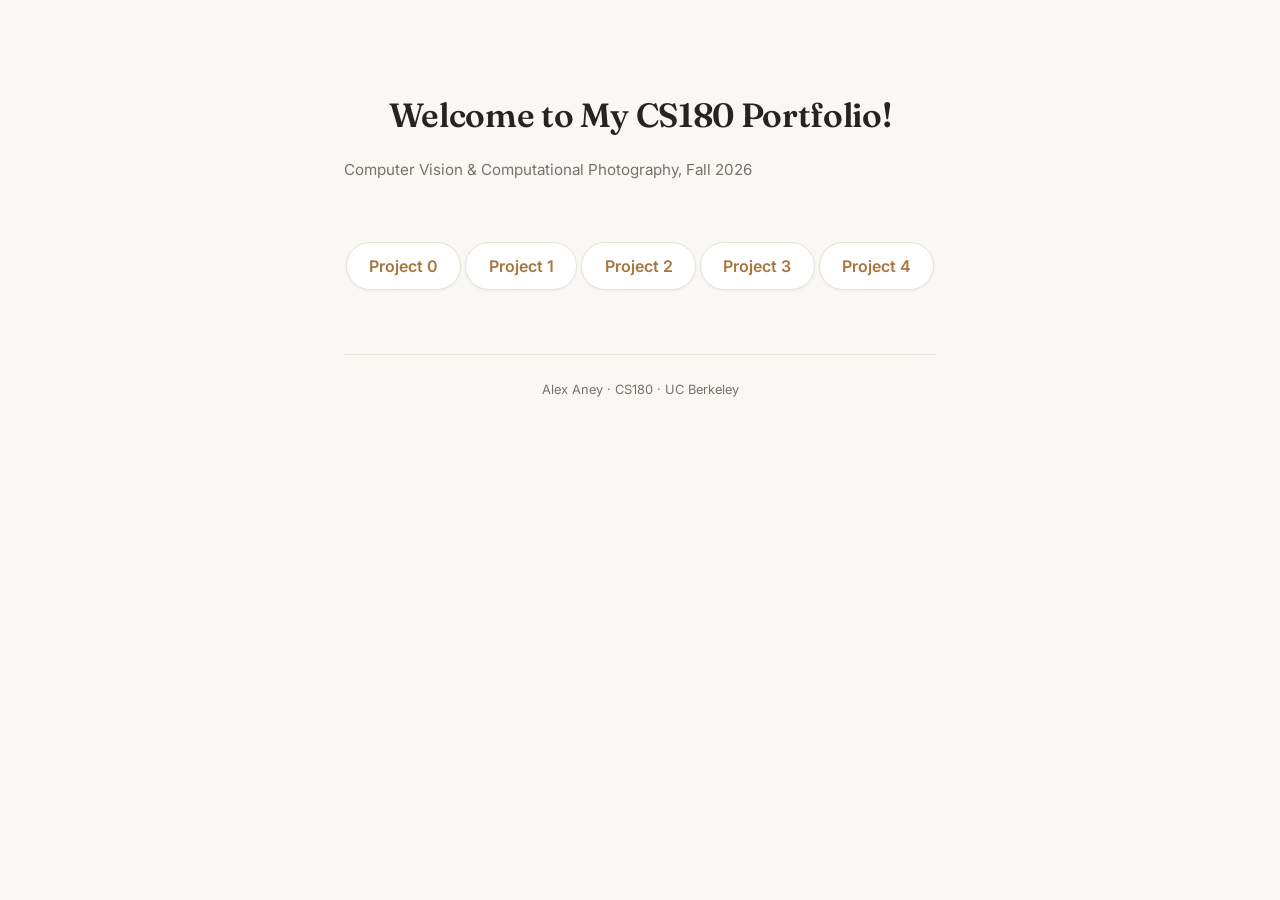
<file: index.html>
<!DOCTYPE html>
<html>
<head>
    <title>My Portfolio</title>
    <link rel="preconnect" href="https://fonts.googleapis.com">
    <link rel="preconnect" href="https://fonts.gstatic.com" crossorigin>
    <link href="https://fonts.googleapis.com/css2?family=Fraunces:wght@600&family=Inter:wght@400;600&display=swap" rel="stylesheet">
    <link rel="stylesheet" href="style.css">
</head>
<body>
    <h1>Welcome to My CS180 Portfolio!</h1>
    <p class="tagline">Computer Vision &amp; Computational Photography, Fall 2026</p>
    <a class="button-link" href="./1/index.html">Project 0</a>
    <a class="button-link" href="./2/index.html">Project 1</a>
    <a class="button-link" href="./3/index.html">Project 2</a>
    <a class="button-link" href="./4/index.html">Project 3</a>
    <a class="button-link" href="./5/index.html">Project 4</a>

    <footer>Alex Aney &middot; CS180 &middot; UC Berkeley</footer>
</body>
</html>
</file>
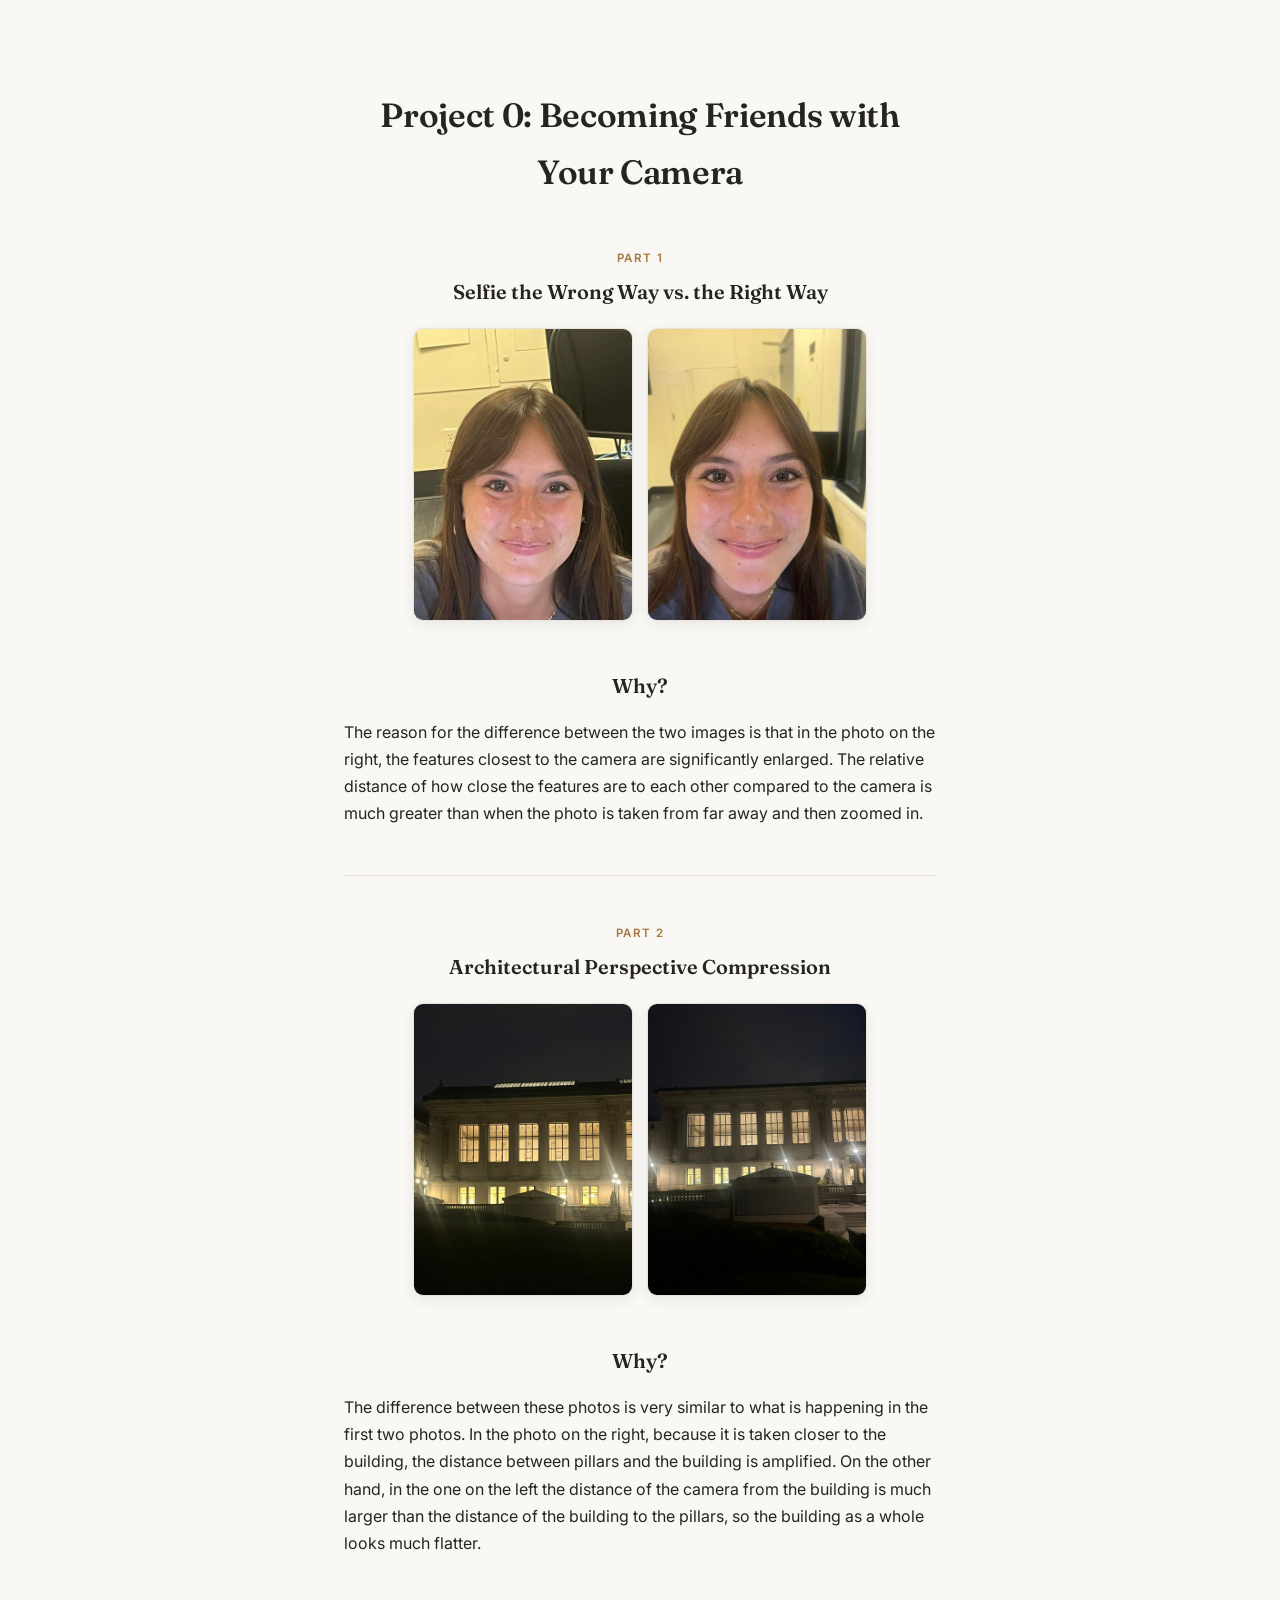
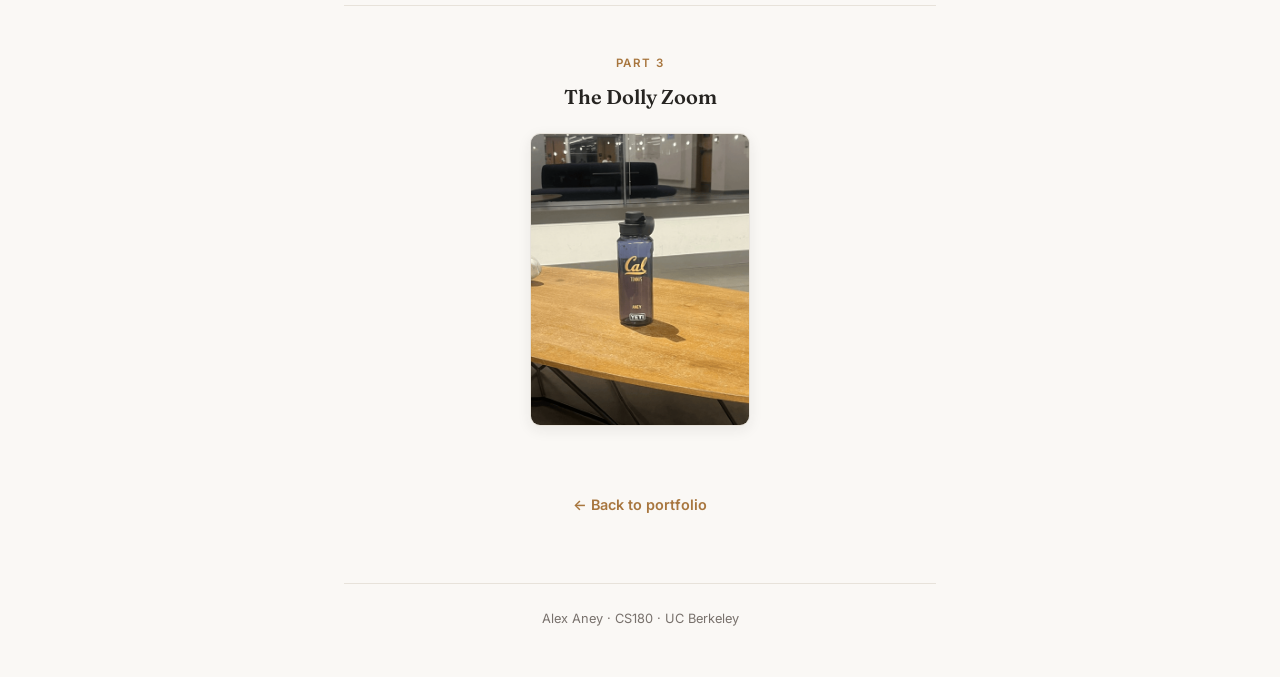
<file: 1/index.html>
<!DOCTYPE html>
<html>
<head>
    <title>Project 0</title>
    <link rel="preconnect" href="https://fonts.googleapis.com">
    <link rel="preconnect" href="https://fonts.gstatic.com" crossorigin>
    <link href="https://fonts.googleapis.com/css2?family=Fraunces:wght@600&family=Inter:wght@400;600&display=swap" rel="stylesheet">
    <link rel="stylesheet" href="../style.css">
</head>
<body>
    <h1>Project 0: Becoming Friends with Your Camera</h1>

    <span class="eyebrow">Part 1</span>
    <h2>Selfie the Wrong Way vs. the Right Way</h2>
    <div class="gallery selfies">
        <img src="../images/selfie-1.jpg" alt="Alex Aney">
        <img src="../images/selfie-2.jpg" alt="Alex Aney">
    </div>
    <h2>Why?</h2>
    <p>The reason for the difference between the two images is that
        in the photo on the right, the features closest to the camera
        are significantly enlarged. The relative distance of how close
        the features are to each other compared to the camera is much
        greater than when the photo is taken from far away and then zoomed in.</p>

    <hr>

    <span class="eyebrow">Part 2</span>
    <h2>Architectural Perspective Compression</h2>
    <div class="gallery perspectives">
        <img src="../images/campus-far.jpeg" alt="Doe Library from far away">
        <img src="../images/campus-close.jpg" alt="Doe Library up close">
    </div>
    <h2>Why?</h2>
    <p>The difference between these photos is very similar to what
        is happening in the first two photos. In the photo on the right,
        because it is taken closer to the building, the distance between
        pillars and the building is amplified. On the other hand, in the
        one on the left the distance of the camera from the building is much
        larger than the distance of the building to the pillars, so the
        building as a whole looks much flatter.</p>

    <hr>

    <span class="eyebrow">Part 3</span>
    <h2>The Dolly Zoom</h2>
    <div class="gallery gif">
        <img src="../images/bottle-gif.gif" alt="Dolly zoom effect on a water bottle">
    </div>

    <a class="back-link" href="../index.html">&larr; Back to portfolio</a>

    <footer>Alex Aney &middot; CS180 &middot; UC Berkeley</footer>
</body>
</html>
</file>
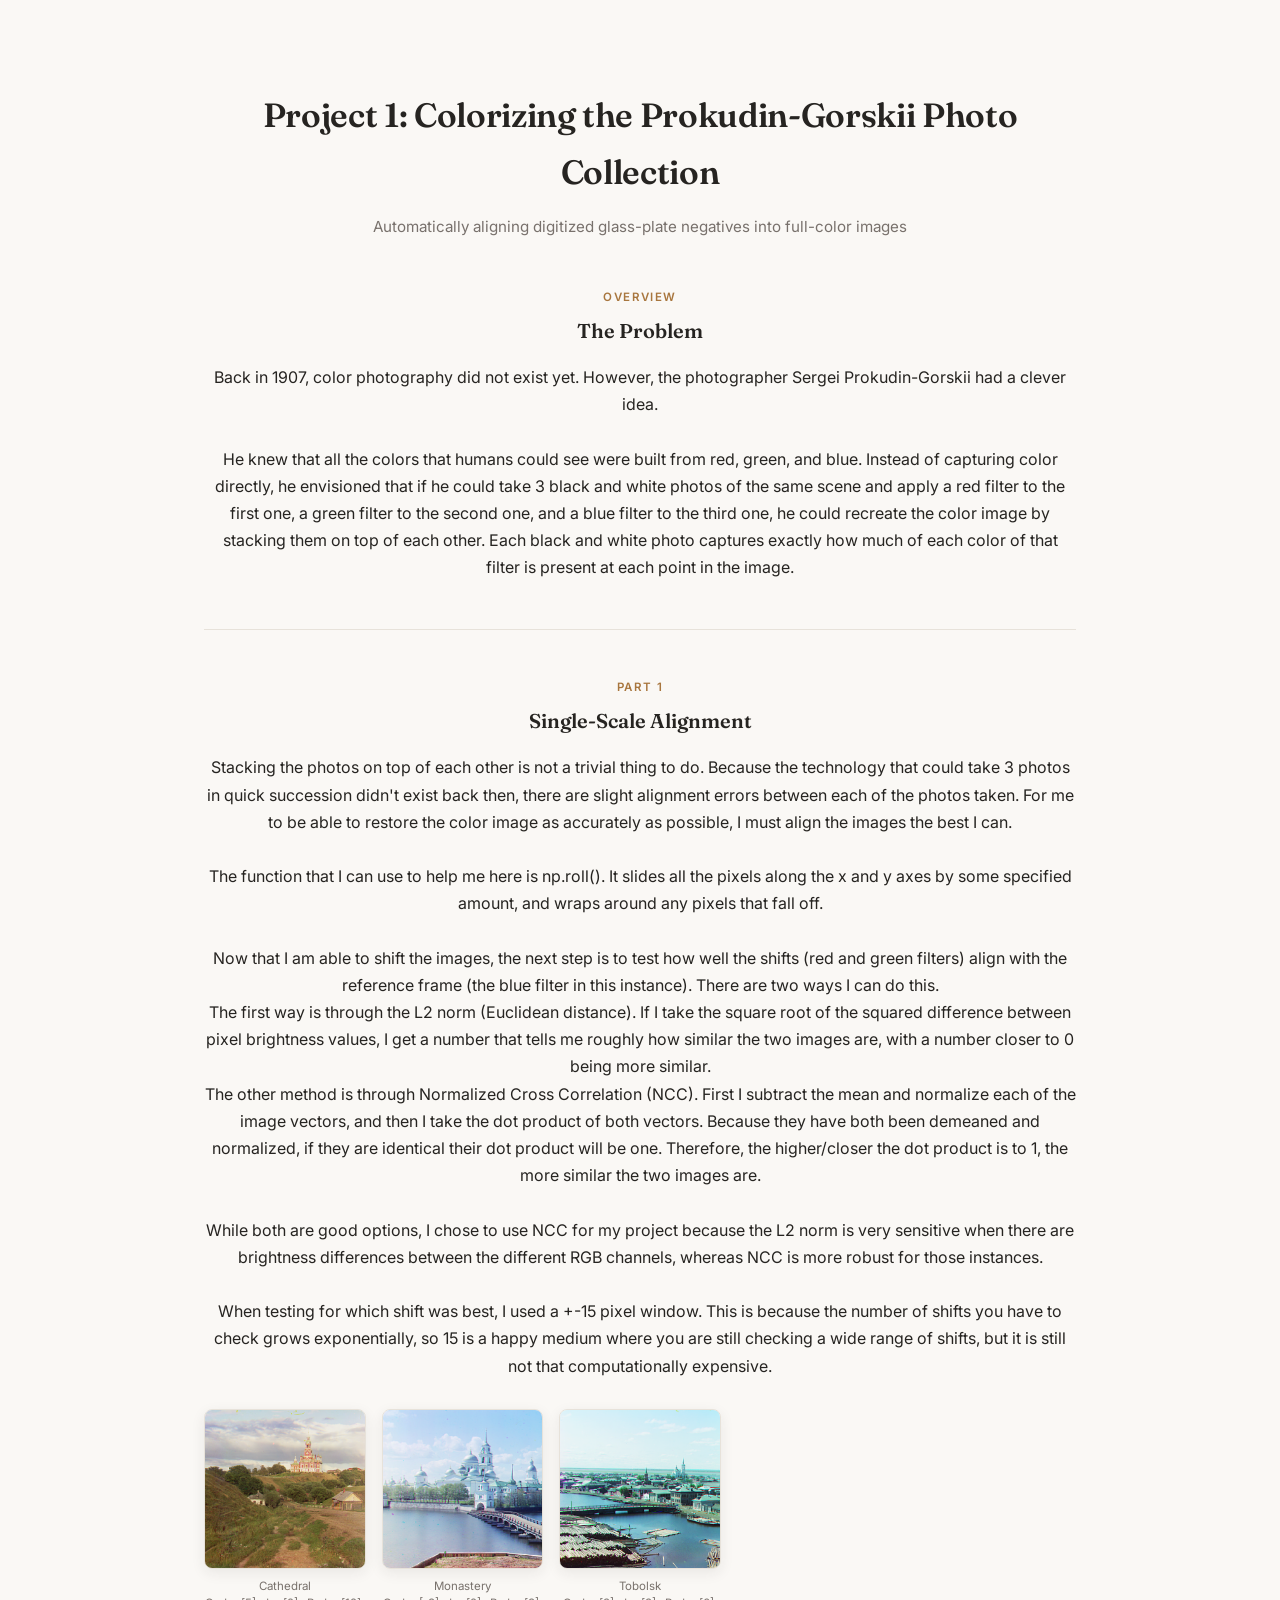
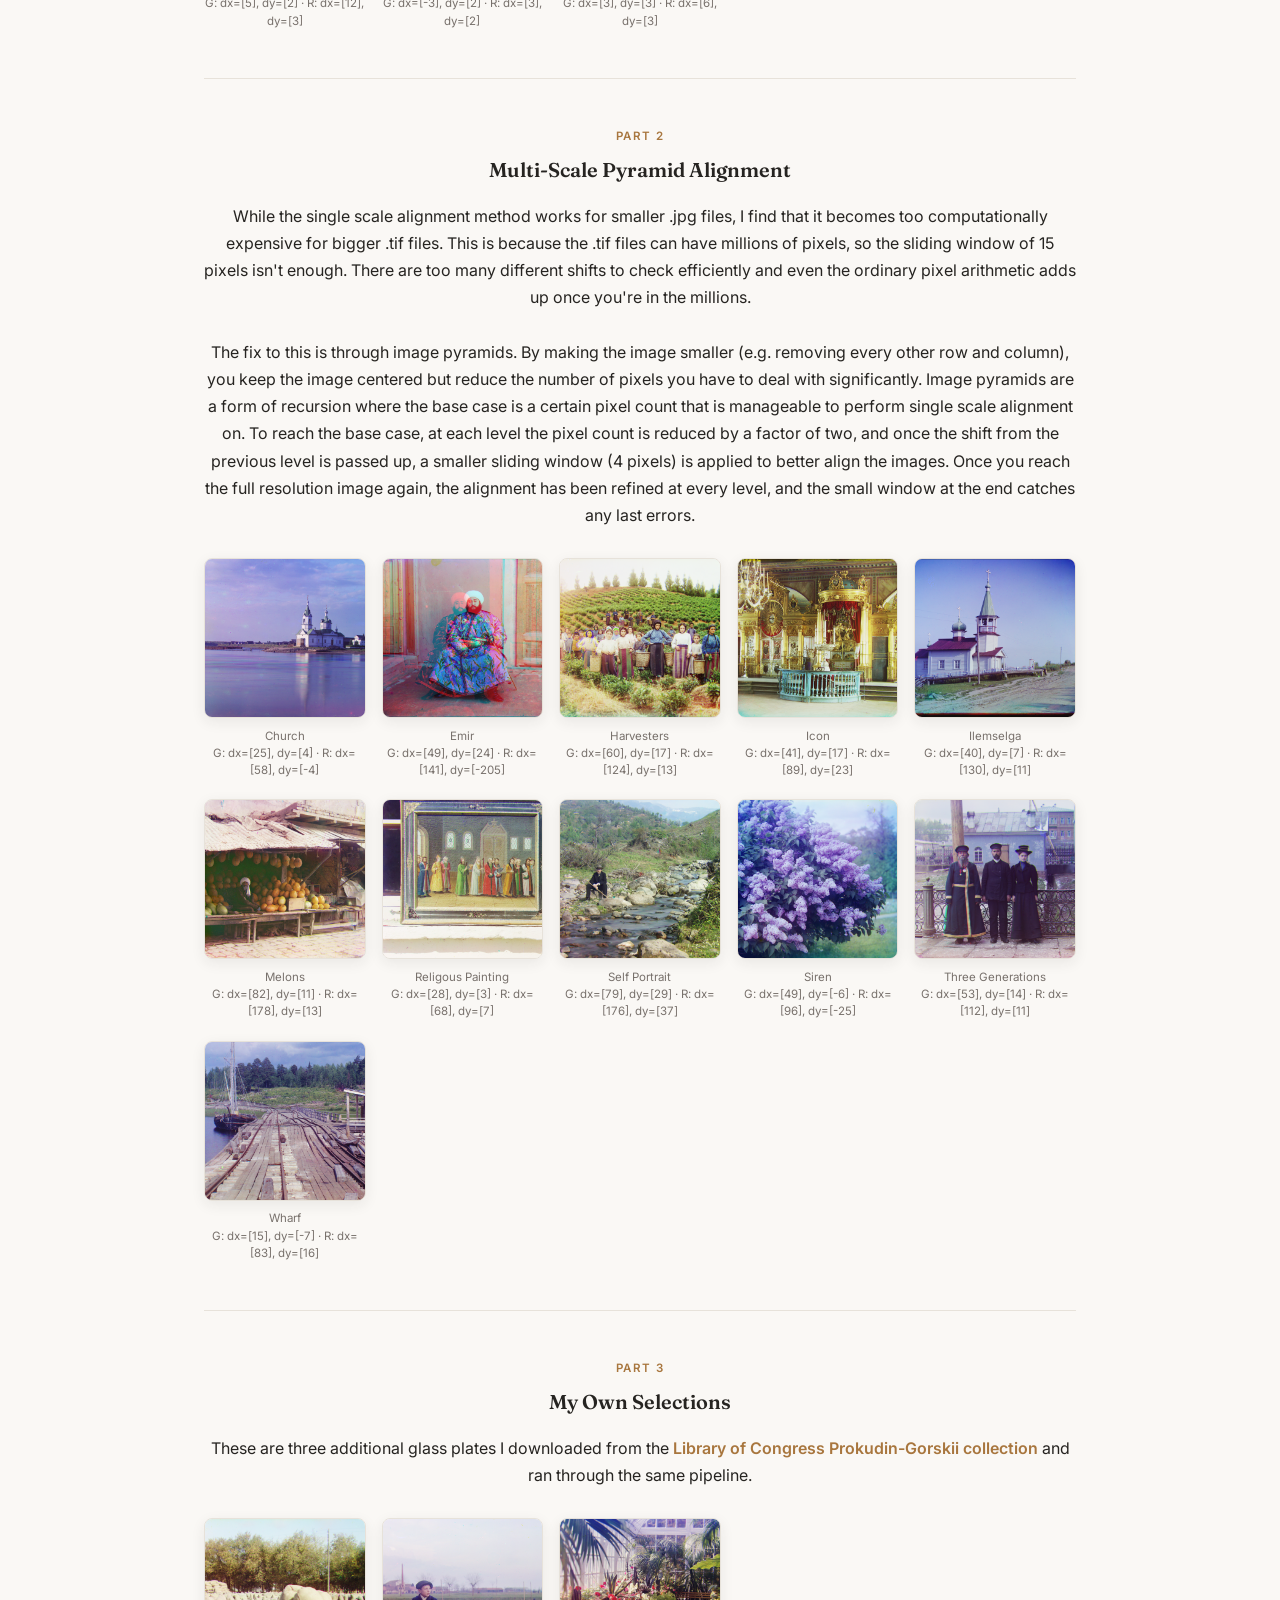
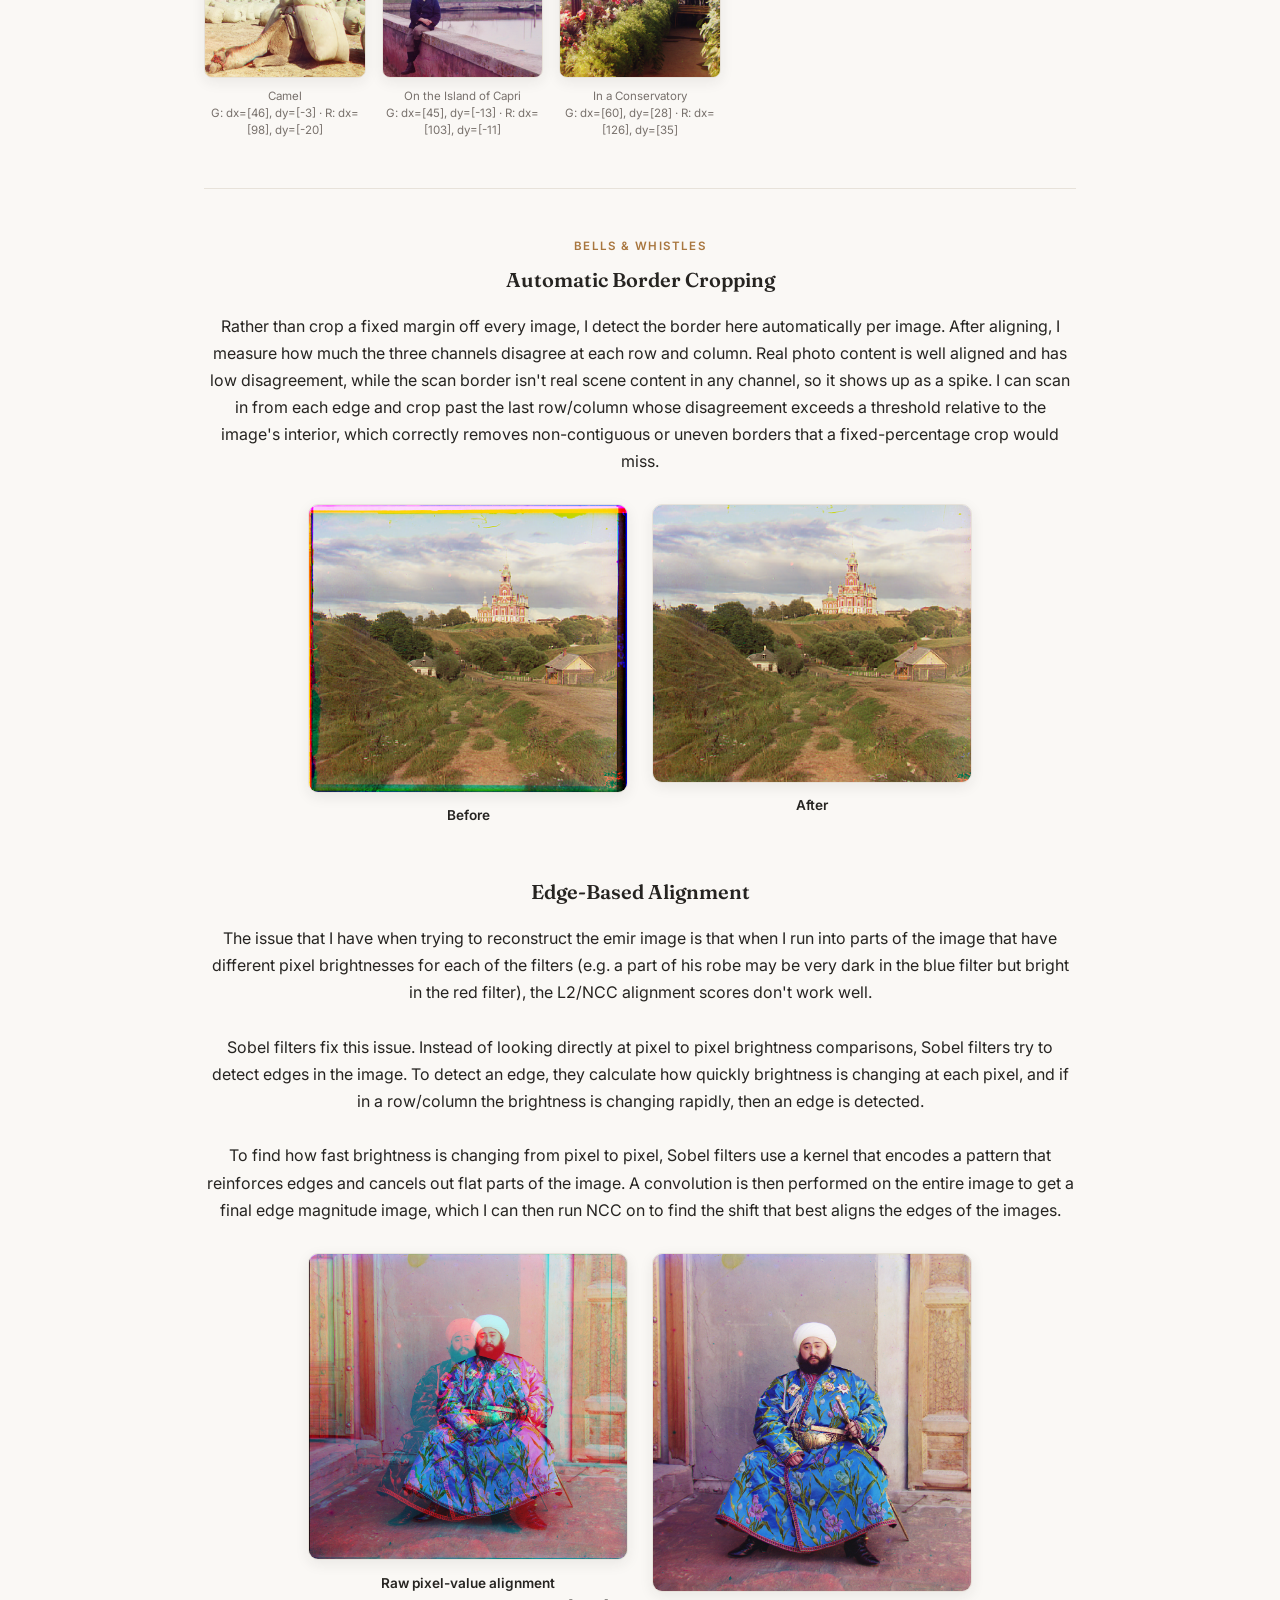
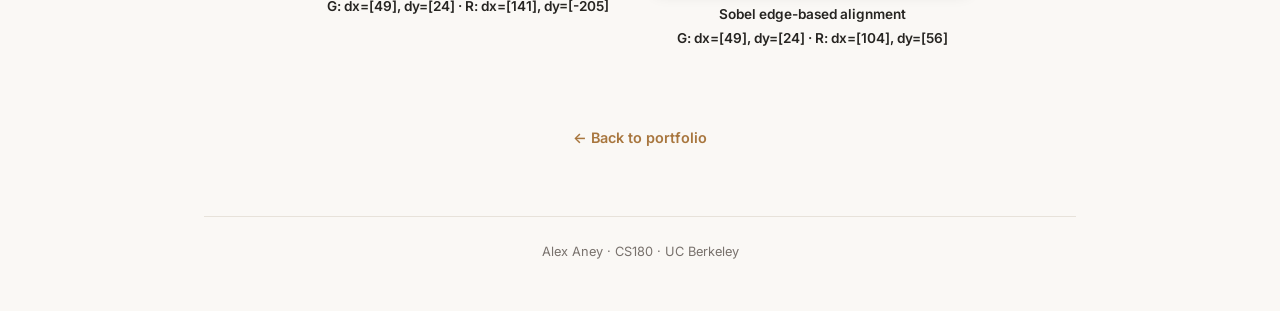
<file: 2/index.html>
<!DOCTYPE html>
<html>
<head>
    <title>Project 1</title>
    <link rel="preconnect" href="https://fonts.googleapis.com">
    <link rel="preconnect" href="https://fonts.gstatic.com" crossorigin>
    <link href="https://fonts.googleapis.com/css2?family=Fraunces:wght@600&family=Inter:wght@400;600&display=swap" rel="stylesheet">
    <link rel="stylesheet" href="../style.css">
</head>
<body class="wide">
    <!--
      HOW TO FILL THIS PAGE IN:
      1. Drop your output images into ../images/proj1/ using the filenames already
         referenced below (e.g. cathedral.jpg, monastery.jpg, church.jpg, ...).
      2. Replace every "[ ... ]" placeholder with your real offsets / write-up text.
      3. Delete any <figure> blocks you don't end up using (e.g. if a self-chosen
         image doesn't pan out) and duplicate a <figure> block if you add more.
    -->

    <h1>Project 1: Colorizing the Prokudin-Gorskii Photo Collection</h1>
    <p class="tagline">Automatically aligning digitized glass-plate negatives into full-color images</p>

    <span class="eyebrow">Overview</span>
    <h2>The Problem</h2>
    <p>Back in 1907, color photography did not exist yet. However, the photographer
        Sergei Prokudin-Gorskii had a clever idea.<br><br>
        He knew that all the colors that humans could see were built from red, green, and blue.
        Instead of capturing color directly, he envisioned that if he could take 3 black and white photos
        of the same scene and apply a red filter to the first one, a green filter to the second one, 
        and a blue filter to the third one, he could recreate the color image by stacking them on top 
        of each other. Each black and white photo captures exactly how much of each color of that filter
        is present at each point in the image. 
    </p>

    <hr>

    <span class="eyebrow">Part 1</span>
    <h2>Single-Scale Alignment</h2>
    <p>Stacking the photos on top of each other is not a trivial thing to do.
        Because the technology that could take 3 photos in quick succession didn't
        exist back then, there are slight alignment errors between each of the photos taken.
        For me to be able to restore the color image as accurately as possible, I must
        align the images the best I can. <br><br>
        The function that I can use to help me here is np.roll(). It slides all the
        pixels along the x and y axes by some specified amount, and wraps around any pixels
        that fall off. <br><br>
        Now that I am able to shift the images, the next step is to test how well the shifts (red and green filters)
        align with the reference frame (the blue filter in this instance). There are two ways I can do this. <br>
        The first way is through the L2 norm (Euclidean distance). If I take the square root of the squared difference
        between pixel brightness values, I get a number that tells me roughly how similar the two
        images are, with a number closer to 0 being more similar. <br>
        The other method is through Normalized Cross Correlation (NCC). First I subtract the mean and normalize each of
        the image vectors, and then I take the dot product of both vectors. Because they have both been demeaned
        and normalized, if they are identical their dot product will be one. Therefore, the higher/closer the dot product is
        to 1, the more similar the two images are.

        <br><br>While both are good options, I chose to use NCC for my project because the L2 norm is very sensitive
        when there are brightness differences between the different RGB channels, whereas NCC is more robust for those instances.
        <br><br>When testing for which shift was best, I used a +-15 pixel window. This is because the number of shifts you have to
        check grows exponentially, so 15 is a happy medium where you are still checking a wide range of shifts, but it is still not that
        computationally expensive.
    </p>
    <div class="grid-gallery">
        <figure>
            <img src="../images/proj_1/cathedral.png" alt="Aligned cathedral.jpg result">
            <figcaption>Cathedral<br>G: dx=[5], dy=[2] &middot; R: dx=[12], dy=[3]</figcaption>
        </figure>
        <figure>
            <img src="../images/proj_1/monastery.png" alt="Aligned monastery.jpg result">
            <figcaption>Monastery<br>G: dx=[-3], dy=[2] &middot; R: dx=[3], dy=[2]</figcaption>
        </figure>
        <figure>
            <img src="../images/proj_1/tobolsk.png" alt="Aligned tobolsk.jpg result">
            <figcaption>Tobolsk<br>G: dx=[3], dy=[3] &middot; R: dx=[6], dy=[3]</figcaption>
        </figure>
    </div>

    <hr>

    <span class="eyebrow">Part 2</span>
    <h2>Multi-Scale Pyramid Alignment</h2>
    <p>While the single scale alignment method works for smaller .jpg files, I find
        that it becomes too computationally expensive for bigger .tif files. This is because
        the .tif files can have millions of pixels, so the sliding window of 15 pixels isn't enough.
        There are too many different shifts to check efficiently and even the ordinary pixel
        arithmetic adds up once you're in the millions. <br><br>

        The fix to this is through image pyramids. By making the image smaller (e.g. removing every other row and column),
        you keep the image centered but reduce the number of pixels you have to deal with
        significantly. Image pyramids are a form of recursion where the base case is a certain pixel count that
        is manageable to perform single scale alignment on. To reach the base case, at each level the pixel
        count is reduced by a factor of two, and once the shift from the previous level is passed up, a smaller sliding
        window (4 pixels) is applied to better align the images. Once you reach the full resolution image again,
        the alignment has been refined at every level, and the small window at the end catches any last errors.
    </p>
    <div class="grid-gallery">
        <figure>
            <img src="../images/proj_1/church.png" alt="Aligned church.tif result">
            <figcaption>Church<br>G: dx=[25], dy=[4] &middot; R: dx=[58], dy=[-4]</figcaption>
        </figure>
        <figure>
            <img src="../images/proj_1/emir-mid.png" alt="Aligned emir.tif result">
            <figcaption>Emir<br>G: dx=[49], dy=[24] &middot; R: dx=[141], dy=[-205]</figcaption>
        </figure>
        <figure>
            <img src="../images/proj_1/harvesters.png" alt="Aligned harvesters.tif result">
            <figcaption>Harvesters<br>G: dx=[60], dy=[17] &middot; R: dx=[124], dy=[13]</figcaption>
        </figure>
        <figure>
            <img src="../images/proj_1/icon.png" alt="Aligned icon.tif result">
            <figcaption>Icon<br>G: dx=[41], dy=[17] &middot; R: dx=[89], dy=[23]</figcaption>
        </figure>
        <figure>
            <img src="../images/proj_1/ilemselga.png" alt="Aligned ilemselga.tif result">
            <figcaption>Ilemselga<br>G: dx=[40], dy=[7] &middot; R: dx=[130], dy=[11]</figcaption>
        </figure>
        <figure>
            <img src="../images/proj_1/melons.png" alt="Aligned melons.tif result">
            <figcaption>Melons<br>G: dx=[82], dy=[11] &middot; R: dx=[178], dy=[13]</figcaption>
        </figure>
        <figure>
            <img src="../images/proj_1/religous_painting.png" alt="Aligned religous_painting.tif result">
            <figcaption>Religous Painting<br>G: dx=[28], dy=[3] &middot; R: dx=[68], dy=[7]</figcaption>
        </figure>
        <figure>
            <img src="../images/proj_1/self_portrait.png" alt="Aligned self_portrait.tif result">
            <figcaption>Self Portrait<br>G: dx=[79], dy=[29] &middot; R: dx=[176], dy=[37]</figcaption>
        </figure>
        <figure>
            <img src="../images/proj_1/siren.png" alt="Aligned siren.tif result">
            <figcaption>Siren<br>G: dx=[49], dy=[-6] &middot; R: dx=[96], dy=[-25]</figcaption>
        </figure>
        <figure>
            <img src="../images/proj_1/three_generations.png" alt="Aligned three_generations.tif result">
            <figcaption>Three Generations<br>G: dx=[53], dy=[14] &middot; R: dx=[112], dy=[11]</figcaption>
        </figure>
        <figure>
            <img src="../images/proj_1/wharf.png" alt="Aligned wharf.tif result">
            <figcaption>Wharf<br>G: dx=[15], dy=[-7] &middot; R: dx=[83], dy=[16]</figcaption>
        </figure>
    </div>

    <hr>

    <span class="eyebrow">Part 3</span>
    <h2>My Own Selections</h2>
    <p>These are three additional glass plates I downloaded from the
        <a href="https://www.loc.gov/collections/prokudin-gorskii/" target="_blank" rel="noopener">Library of Congress Prokudin-Gorskii collection</a>
        and ran through the same pipeline.</p>
    <div class="grid-gallery">
        <figure>
            <img src="../images/proj_1/camel.png" alt="[Describe this image]">
            <figcaption>Camel<br>G: dx=[46], dy=[-3] &middot; R: dx=[98], dy=[-20]</figcaption>
        </figure>
        <figure>
            <img src="../images/proj_1/on_the_island_of_capri.png" alt="[Describe this image]">
            <figcaption>On the Island of Capri<br>G: dx=[45], dy=[-13] &middot; R: dx=[103], dy=[-11]</figcaption>
        </figure>
        <figure>
            <img src="../images/proj_1/in_a_conservatory.png" alt="[Describe this image]">
            <figcaption>In a Conservatory<br>G: dx=[60], dy=[28] &middot; R: dx=[126], dy=[35]</figcaption>
        </figure>
    </div>

    <hr>

    <span class="eyebrow">Bells &amp; Whistles</span>
    <h2>Automatic Border Cropping</h2>
    <p>Rather than crop a fixed margin off every image, I detect the border here
        automatically per image. After aligning, I measure how much the three channels
        disagree at each row and column. Real photo
        content is well aligned and has low disagreement, while the scan border isn't real
        scene content in any channel, so it shows up as a spike. I can scan in from each edge
        and crop past the last row/column whose disagreement exceeds a threshold relative
        to the image's interior, which correctly removes non-contiguous or uneven borders
        that a fixed-percentage crop would miss.</p>
    <div class="pair">
        <figure>
            <img src="../images/proj_1/bad_crop.png" alt="Result before automatic border cropping">
            <figcaption>Before</figcaption>
        </figure>
        <figure>
            <img src="../images/proj_1/cathedral.png" alt="Result after automatic border cropping">
            <figcaption>After</figcaption>
        </figure>
    </div>

    <h2>Edge-Based Alignment</h2>
    <p>The issue that I have when trying to reconstruct the emir image is that when I run into parts of
        the image that have different pixel brightnesses for each of the filters (e.g. a part of his robe may
        be very dark in the blue filter but bright in the red filter), the L2/NCC alignment scores don't work well.
        <br><br>
        Sobel filters fix this issue. Instead of looking directly at pixel to pixel brightness comparisons,
        Sobel filters try to detect edges in the image. To detect an edge, they calculate how quickly brightness
        is changing at each pixel, and if in a row/column the brightness is changing rapidly, then an edge is detected.

        <br><br>To find how fast brightness is changing from pixel to pixel, Sobel filters use a kernel that encodes
        a pattern that reinforces edges and cancels out flat parts of the image. A convolution is then performed on the
        entire image to get a final edge magnitude image, which I can then run NCC on to find the shift
        that best aligns the edges of the images.
    </p>
    <div class="pair">
        <figure>
            <img src="../images/proj_1/emir-mid.png" alt="Result with raw pixel-value alignment">
            <figcaption>Raw pixel-value alignment<br>G: dx=[49], dy=[24] &middot; R: dx=[141], dy=[-205]</figcaption>
        </figure>
        <figure>
            <img src="../images/proj_1/emir_good.png" alt="Result with Sobel edge-based alignment">
            <figcaption>Sobel edge-based alignment<br>G: dx=[49], dy=[24] &middot; R: dx=[104], dy=[56]</figcaption>
        </figure>
    </div>

    <a class="back-link" href="../index.html">&larr; Back to portfolio</a>

    <footer>Alex Aney &middot; CS180 &middot; UC Berkeley</footer>
</body>
</html>
</file>
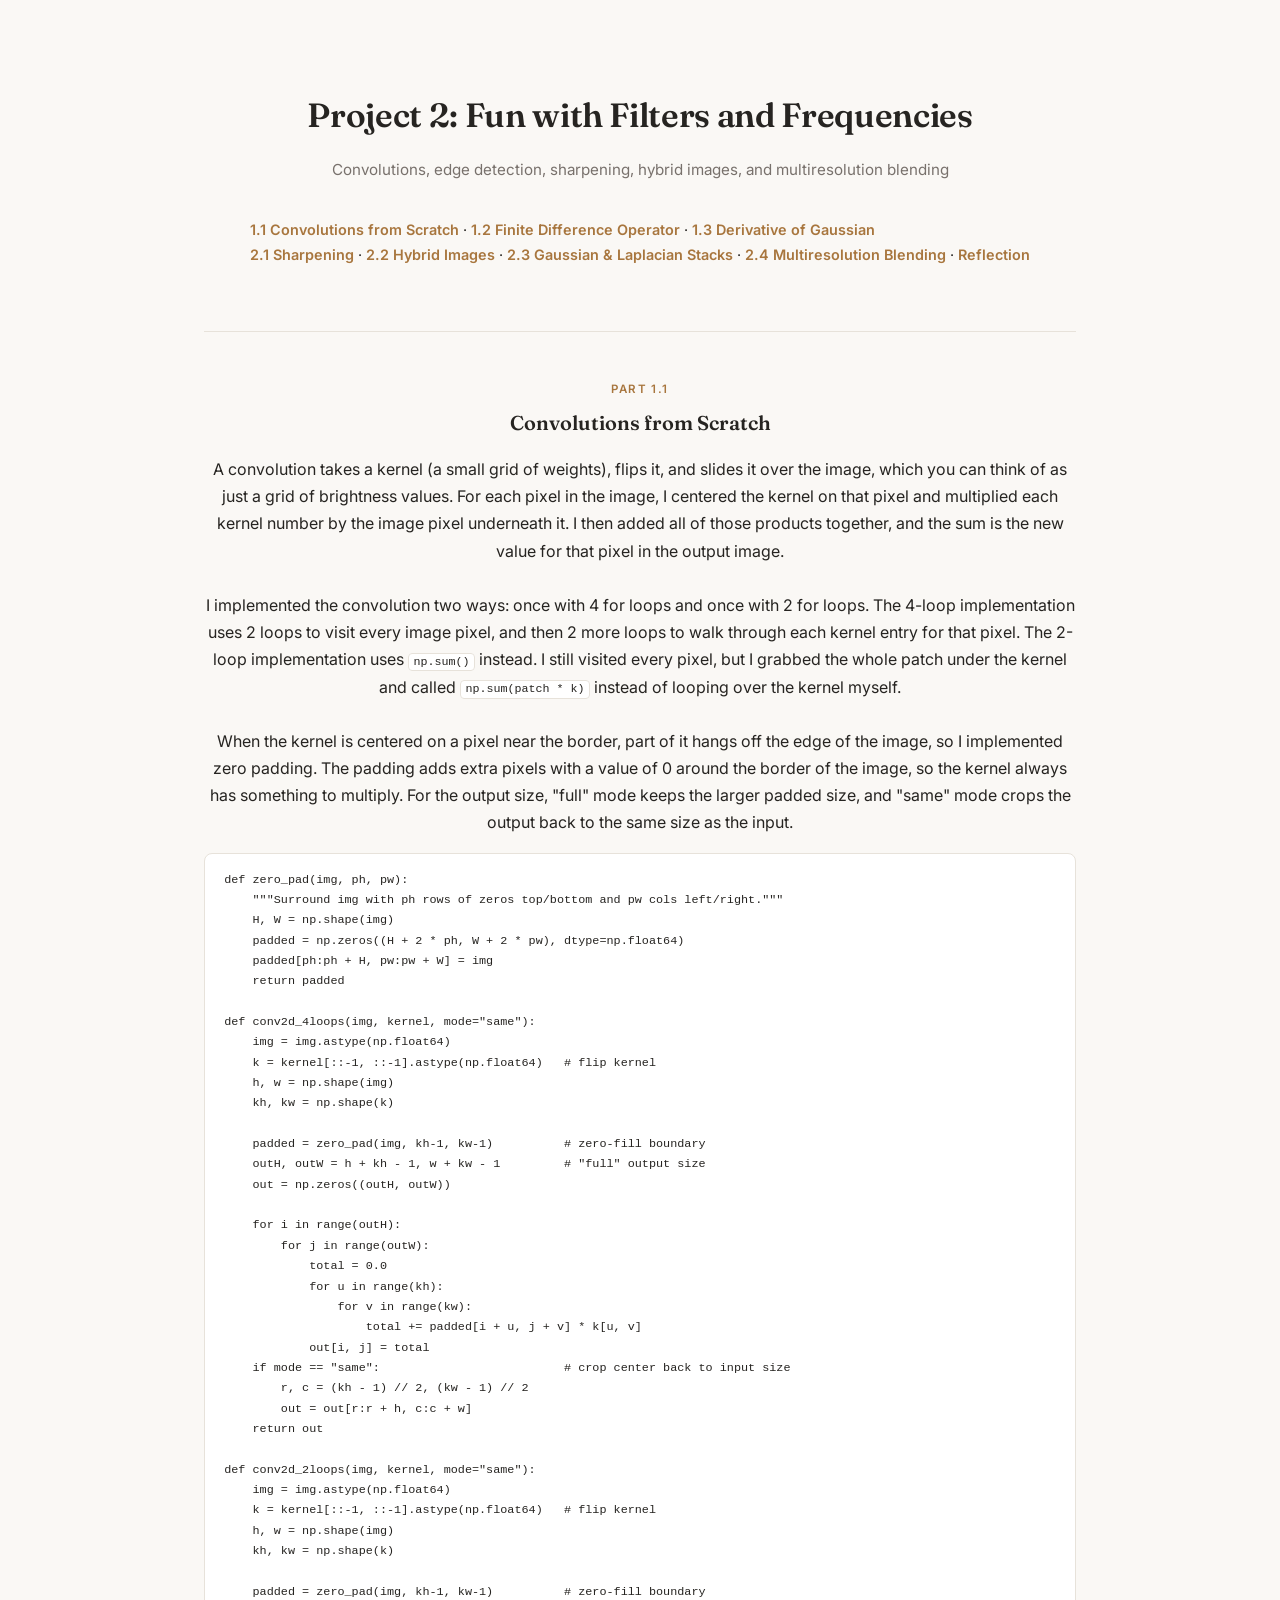
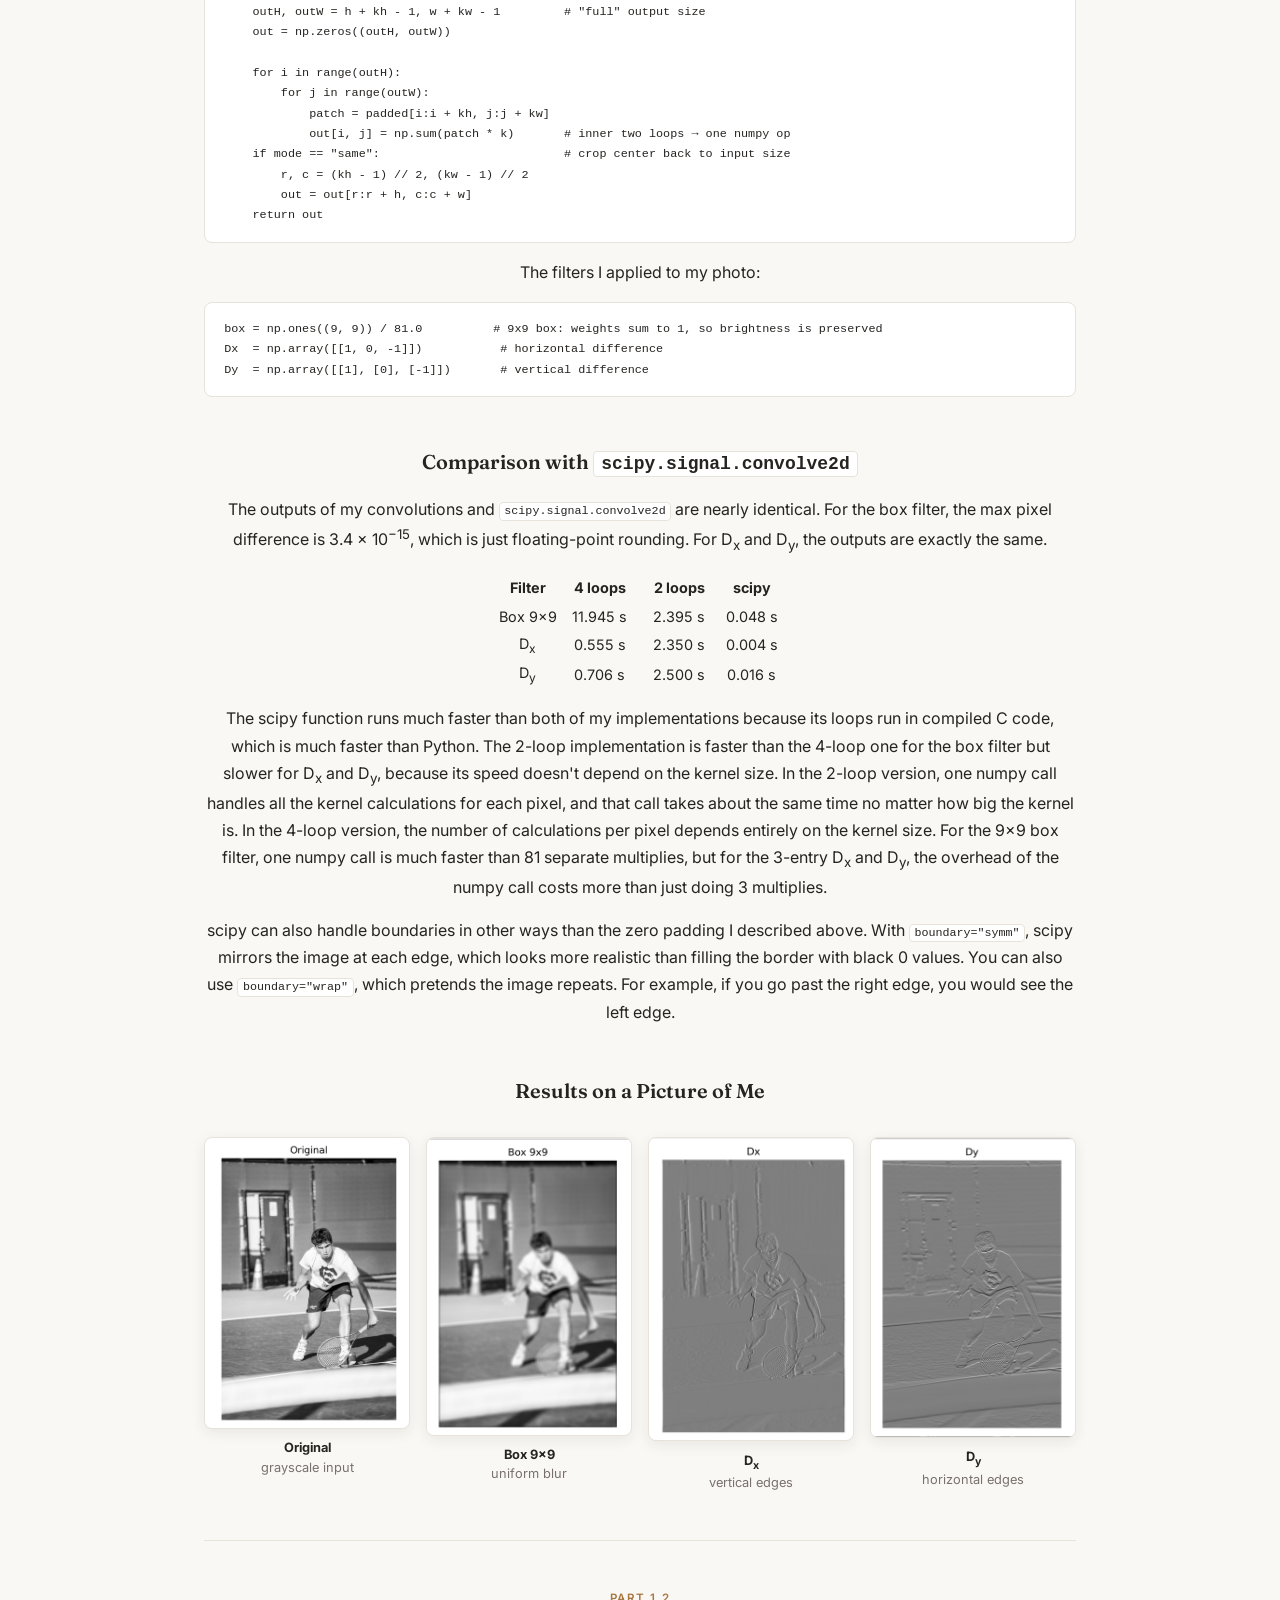
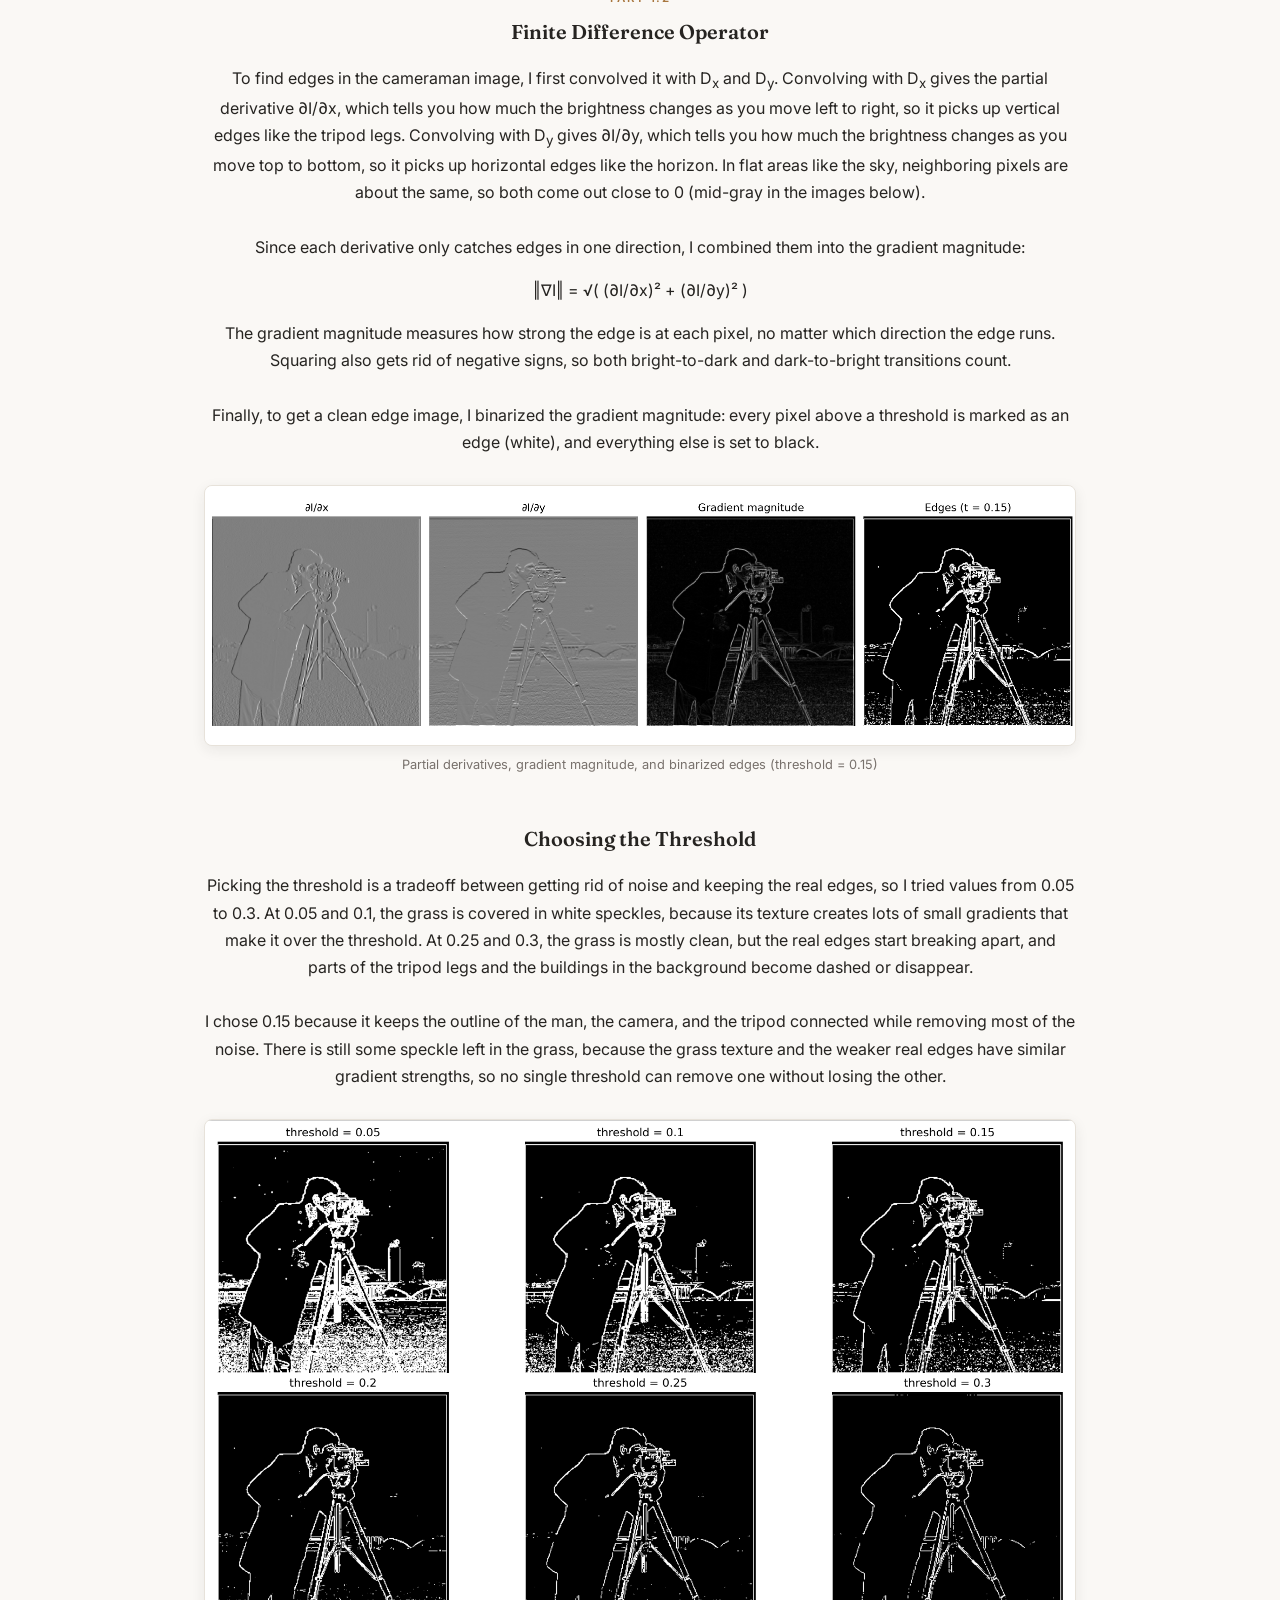
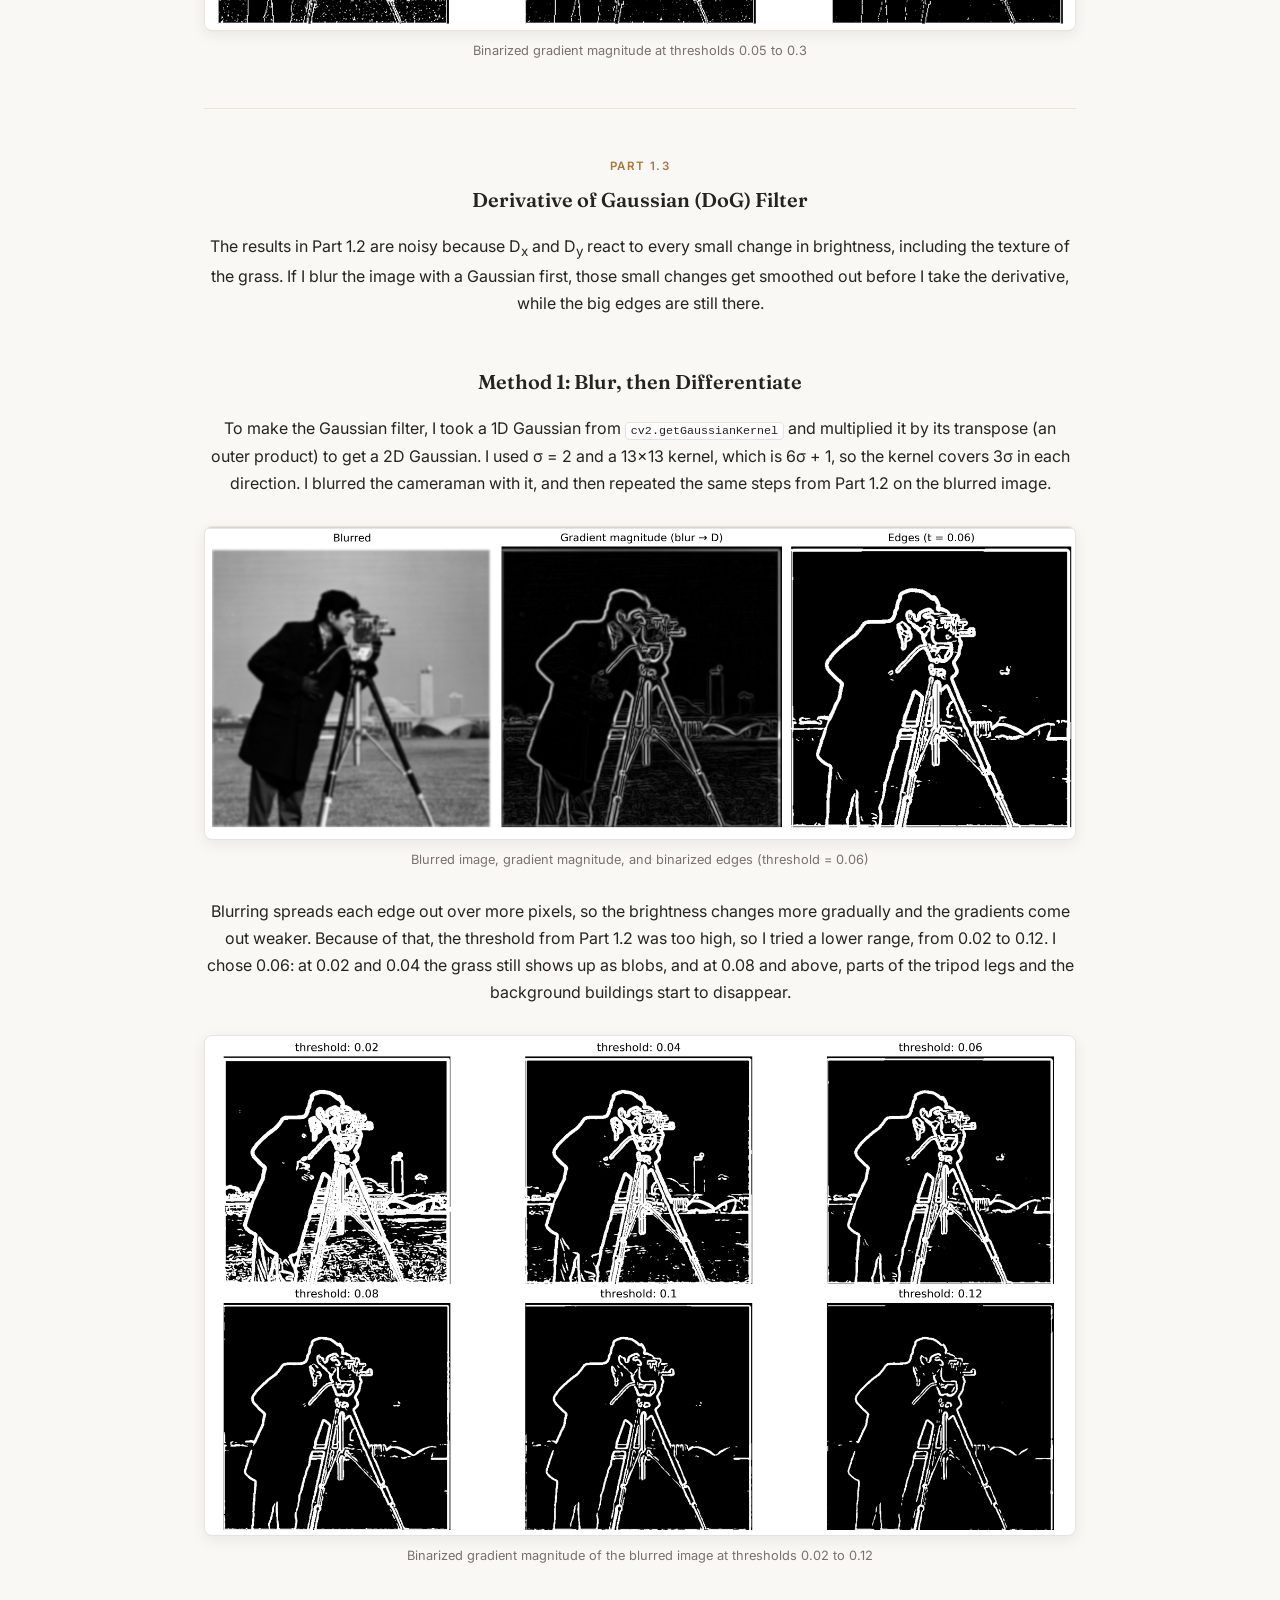
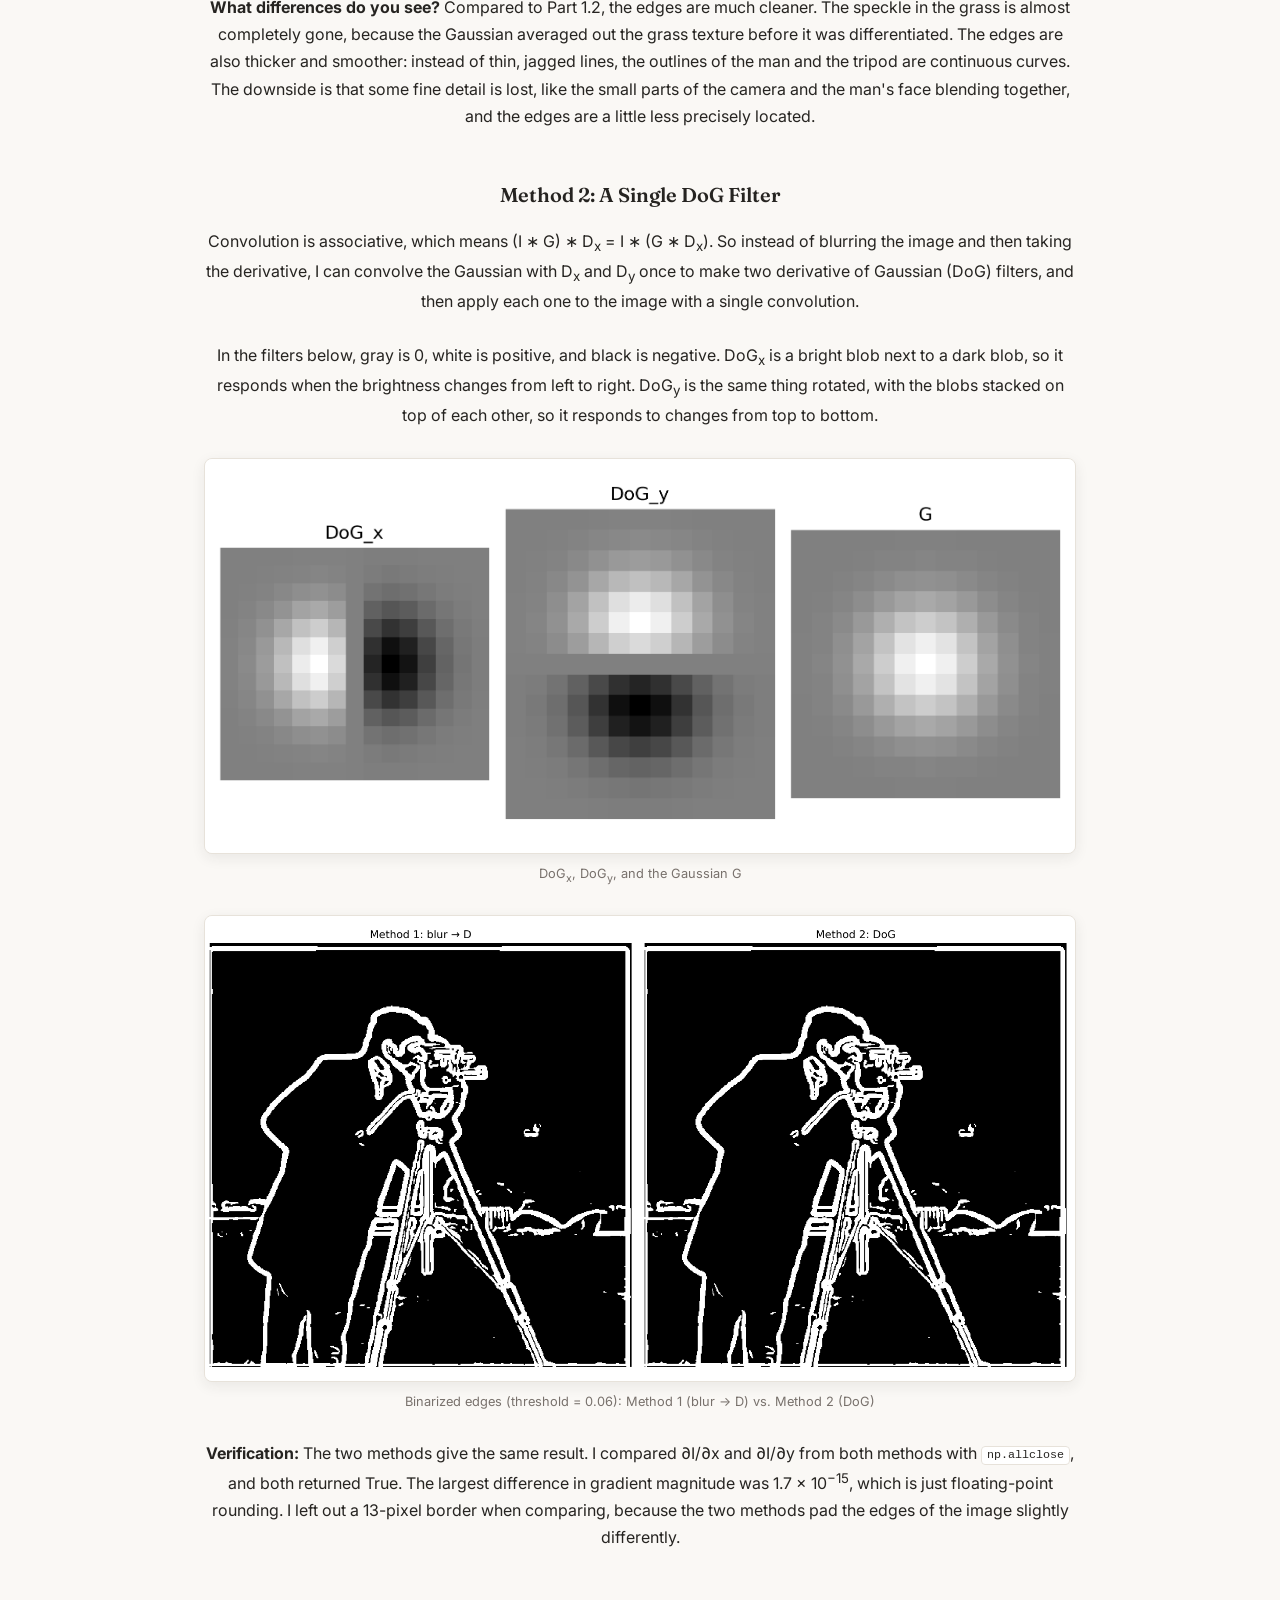
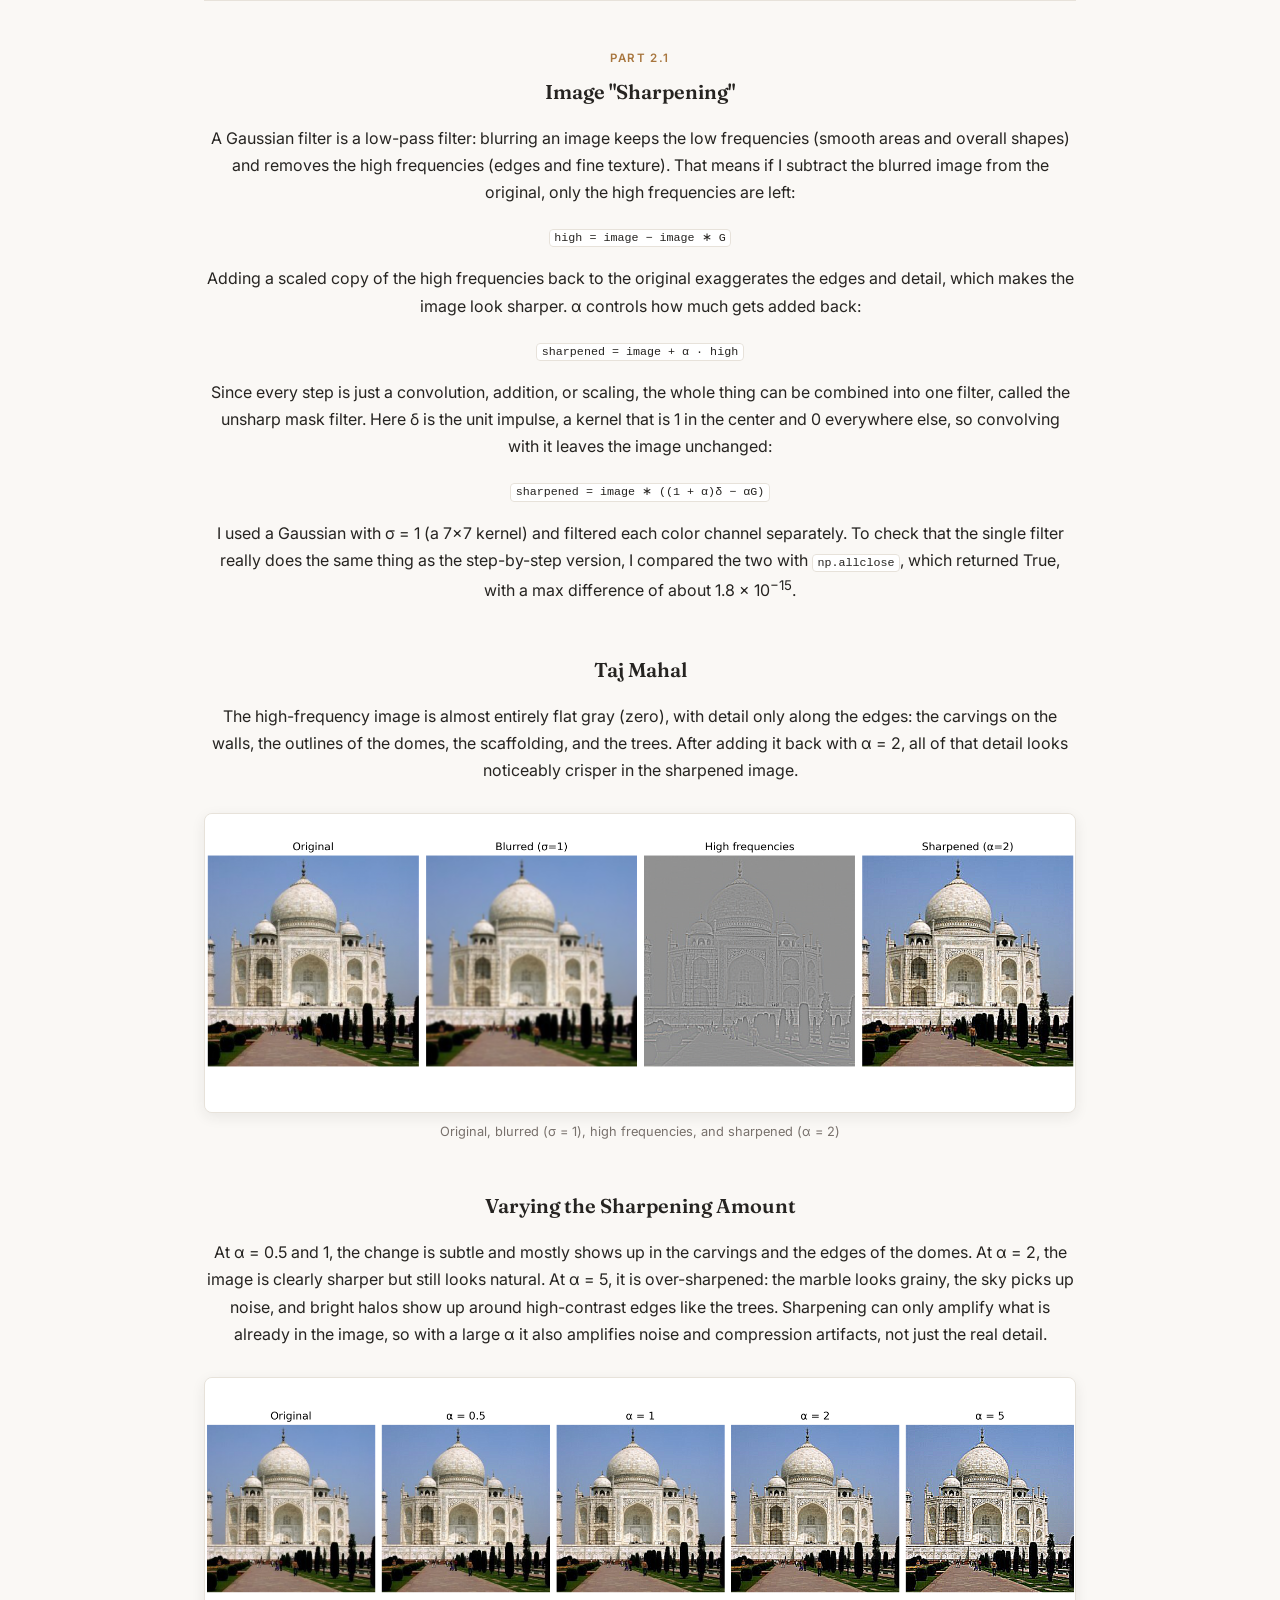
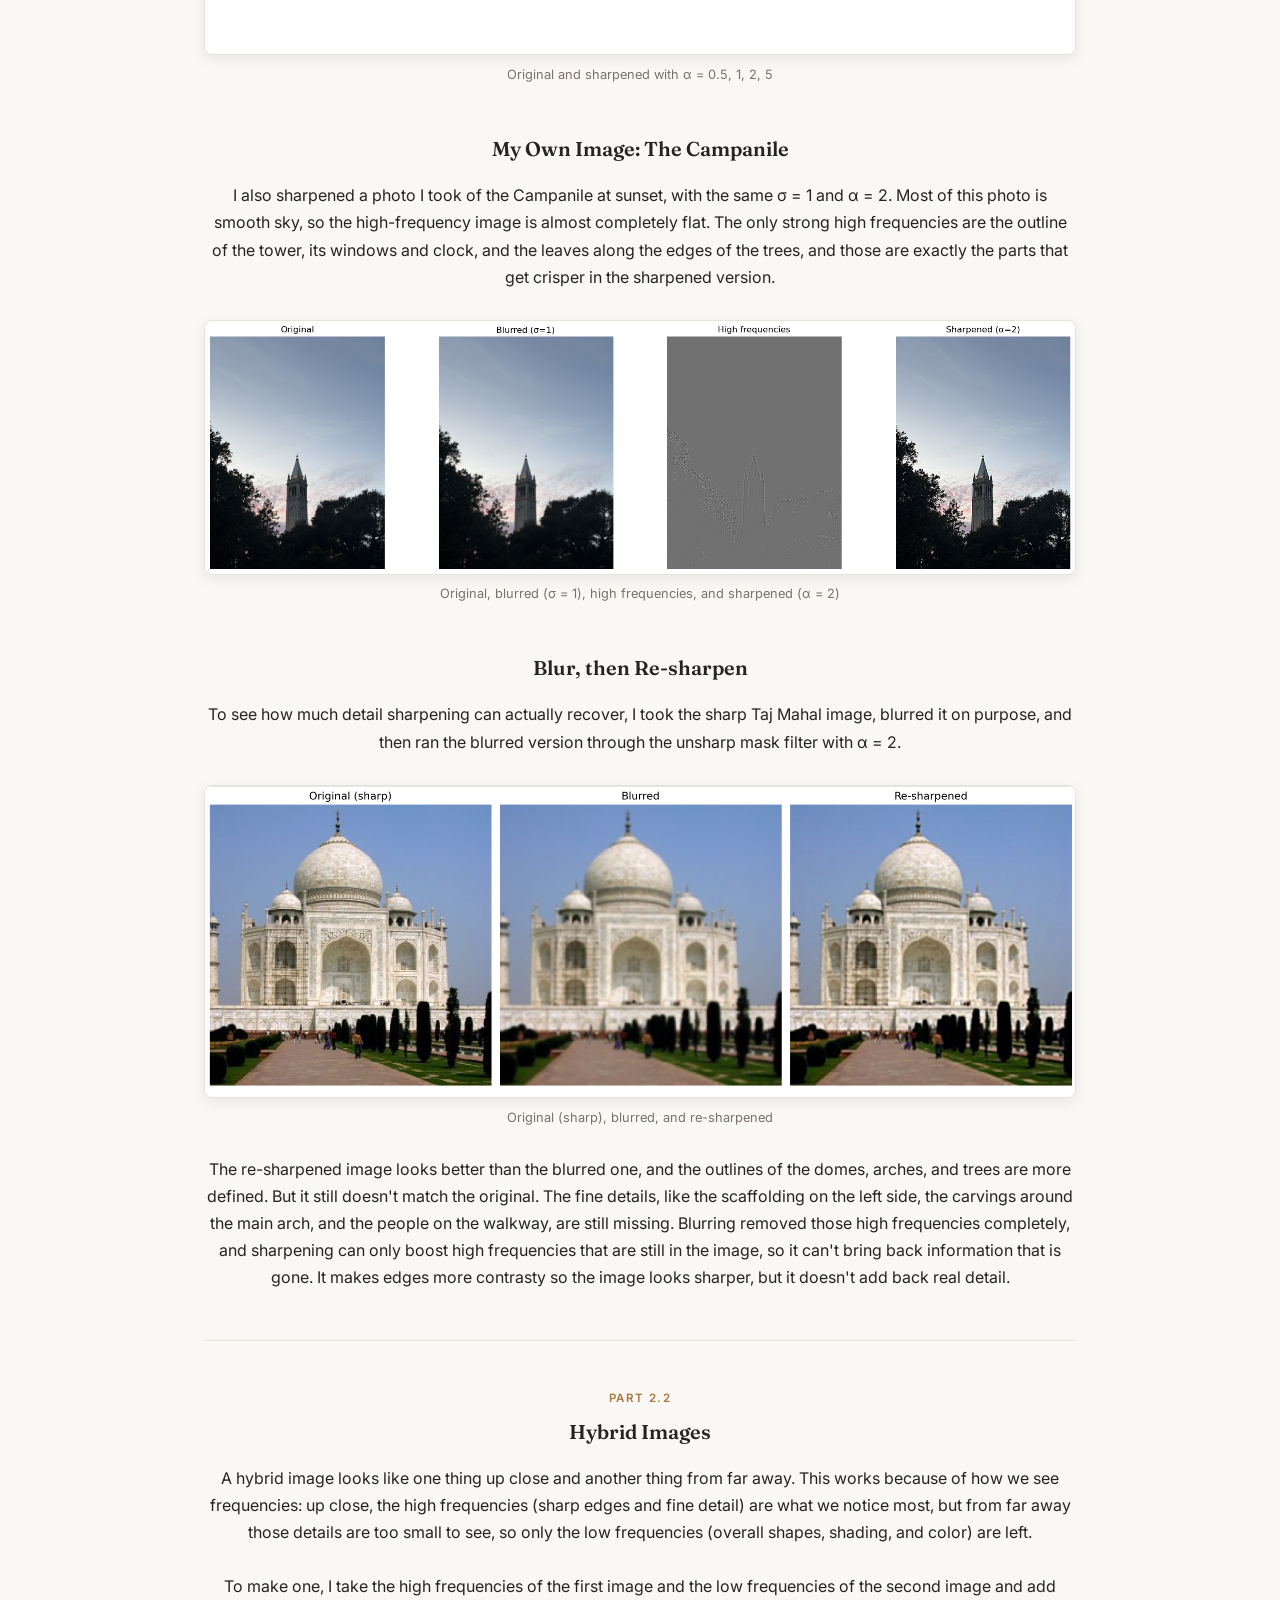
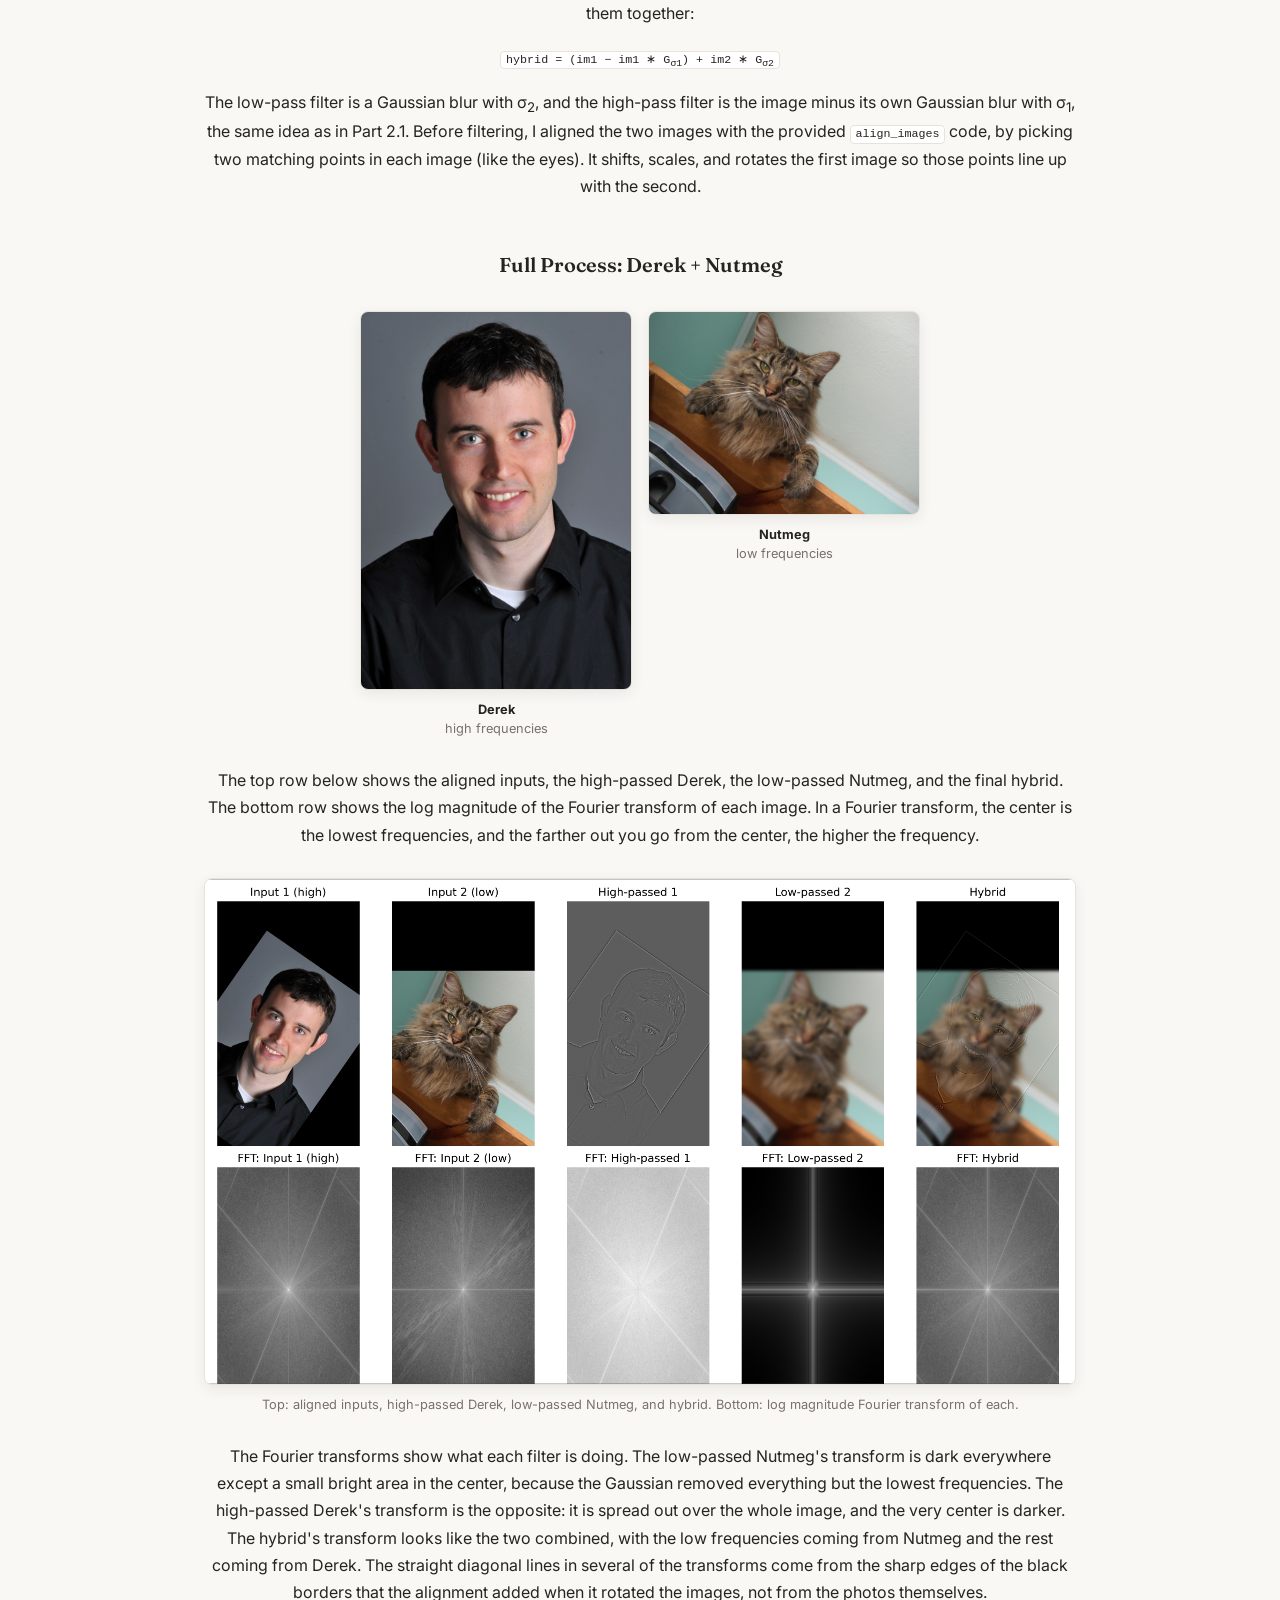
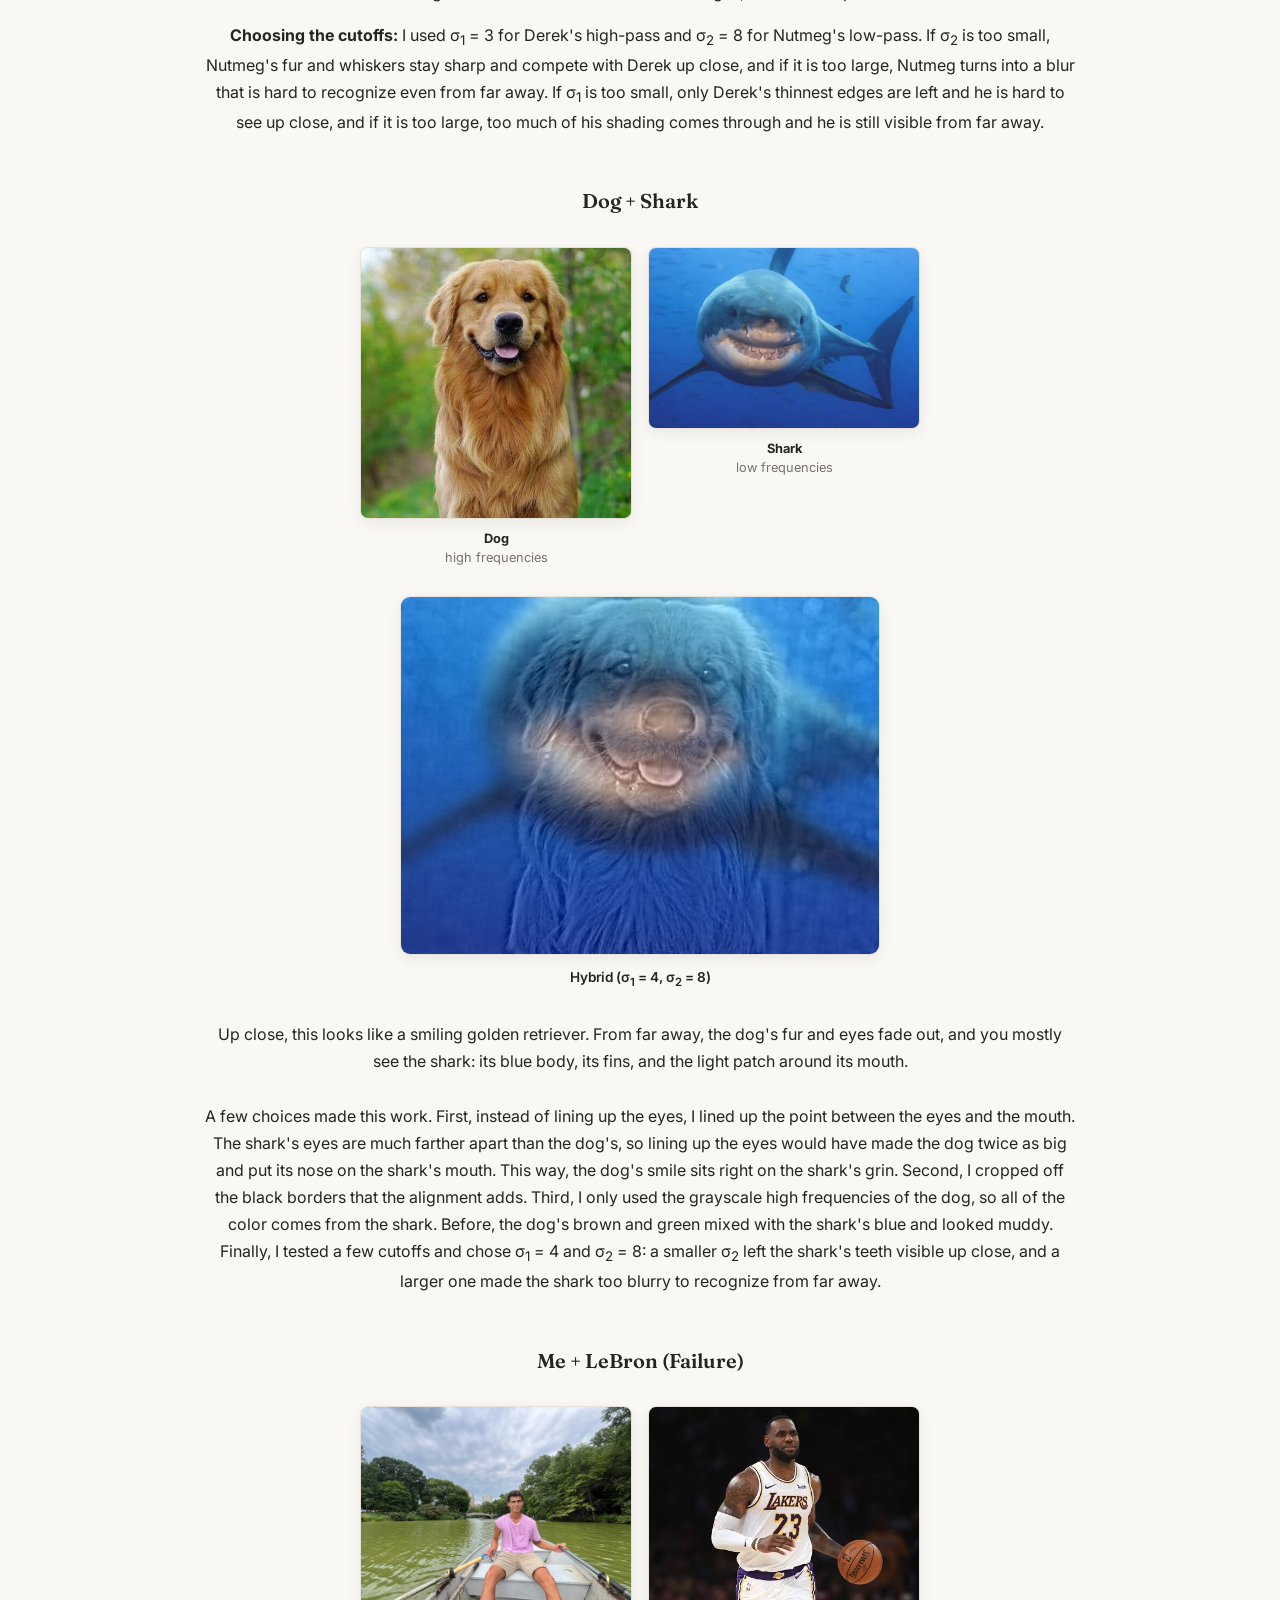
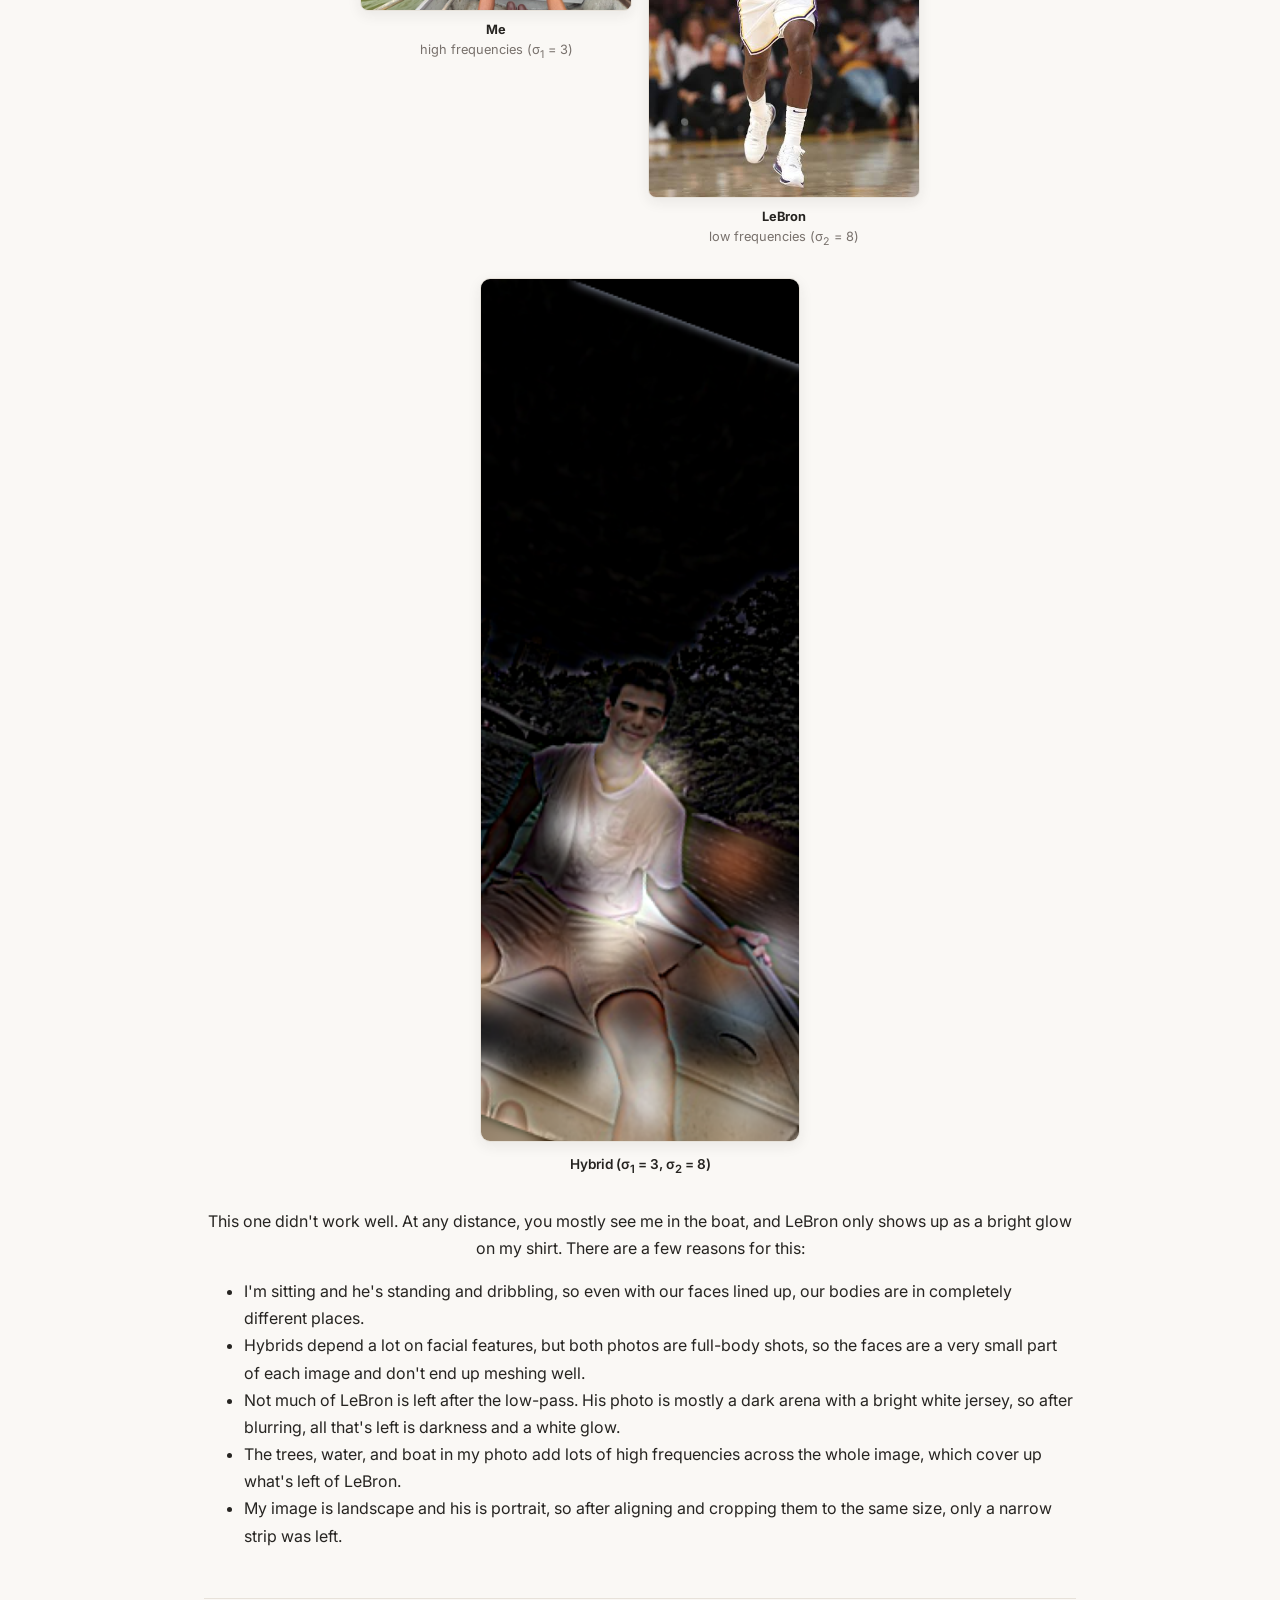
<file: 3/index.html>
<!DOCTYPE html>
<html>
<head>
    <title>Project 2</title>
    <link rel="preconnect" href="https://fonts.googleapis.com">
    <link rel="preconnect" href="https://fonts.gstatic.com" crossorigin>
    <link href="https://fonts.googleapis.com/css2?family=Fraunces:wght@600&family=Inter:wght@400;600&display=swap" rel="stylesheet">
    <link rel="stylesheet" href="../style.css">
</head>
<body class="wide">
    <h1>Project 2: Fun with Filters and Frequencies</h1>
    <p class="tagline">Convolutions, edge detection, sharpening, hybrid images, and multiresolution blending</p>

    <nav class="toc">
        <a href="#p1-1">1.1 Convolutions from Scratch</a> &middot;
        <a href="#p1-2">1.2 Finite Difference Operator</a> &middot;
        <a href="#p1-3">1.3 Derivative of Gaussian</a><br>
        <a href="#p2-1">2.1 Sharpening</a> &middot;
        <a href="#p2-2">2.2 Hybrid Images</a> &middot;
        <a href="#p2-3">2.3 Gaussian &amp; Laplacian Stacks</a> &middot;
        <a href="#p2-4">2.4 Multiresolution Blending</a> &middot;
        <a href="#reflection">Reflection</a>
    </nav>

    <!-- ============================================================ -->
    <!--                     PART 1: FUN WITH FILTERS                  -->
    <!-- ============================================================ -->

    <hr>

    <span class="eyebrow" id="p1-1">Part 1.1</span>
    <h2>Convolutions from Scratch</h2>
    <p>A convolution takes a kernel (a small grid of weights), flips it, and slides it over the image,
        which you can think of as just a grid of brightness values. For each pixel in the image, I
        centered the kernel on that pixel and multiplied each kernel number by the image pixel underneath
        it. I then added all of those products together, and the sum is the new value for that pixel in
        the output image.<br><br>
        I implemented the convolution two ways: once with 4 for loops and once with 2 for loops. The
        4-loop implementation uses 2 loops to visit every image pixel, and then 2 more loops to walk
        through each kernel entry for that pixel. The 2-loop implementation uses <code>np.sum()</code>
        instead. I still visited every pixel, but I grabbed the whole patch under the kernel and called
        <code>np.sum(patch * k)</code> instead of looping over the kernel myself.<br><br>
        When the kernel is centered on a pixel near the border, part of it hangs off the edge of the
        image, so I implemented zero padding. The padding adds extra pixels with a value of 0 around the
        border of the image, so the kernel always has something to multiply. For the output size, "full"
        mode keeps the larger padded size, and "same" mode crops the output back to the same size as the
        input.</p>

<pre><code>def zero_pad(img, ph, pw):
    """Surround img with ph rows of zeros top/bottom and pw cols left/right."""
    H, W = np.shape(img)
    padded = np.zeros((H + 2 * ph, W + 2 * pw), dtype=np.float64)
    padded[ph:ph + H, pw:pw + W] = img
    return padded

def conv2d_4loops(img, kernel, mode="same"):
    img = img.astype(np.float64)
    k = kernel[::-1, ::-1].astype(np.float64)   # flip kernel
    h, w = np.shape(img)
    kh, kw = np.shape(k)

    padded = zero_pad(img, kh-1, kw-1)          # zero-fill boundary
    outH, outW = h + kh - 1, w + kw - 1         # "full" output size
    out = np.zeros((outH, outW))

    for i in range(outH):
        for j in range(outW):
            total = 0.0
            for u in range(kh):
                for v in range(kw):
                    total += padded[i + u, j + v] * k[u, v]
            out[i, j] = total
    if mode == "same":                          # crop center back to input size
        r, c = (kh - 1) // 2, (kw - 1) // 2
        out = out[r:r + h, c:c + w]
    return out

def conv2d_2loops(img, kernel, mode="same"):
    img = img.astype(np.float64)
    k = kernel[::-1, ::-1].astype(np.float64)   # flip kernel
    h, w = np.shape(img)
    kh, kw = np.shape(k)

    padded = zero_pad(img, kh-1, kw-1)          # zero-fill boundary
    outH, outW = h + kh - 1, w + kw - 1         # "full" output size
    out = np.zeros((outH, outW))

    for i in range(outH):
        for j in range(outW):
            patch = padded[i:i + kh, j:j + kw]
            out[i, j] = np.sum(patch * k)       # inner two loops → one numpy op
    if mode == "same":                          # crop center back to input size
        r, c = (kh - 1) // 2, (kw - 1) // 2
        out = out[r:r + h, c:c + w]
    return out</code></pre>
    <p>The filters I applied to my photo:</p>
<pre><code>box = np.ones((9, 9)) / 81.0          # 9x9 box: weights sum to 1, so brightness is preserved
Dx  = np.array([[1, 0, -1]])           # horizontal difference
Dy  = np.array([[1], [0], [-1]])       # vertical difference</code></pre>

    <h2>Comparison with <code>scipy.signal.convolve2d</code></h2>
    <p>The outputs of my convolutions and <code>scipy.signal.convolve2d</code> are nearly identical.
        For the box filter, the max pixel difference is 3.4&nbsp;&times;&nbsp;10<sup>&minus;15</sup>,
        which is just floating-point rounding. For D<sub>x</sub> and D<sub>y</sub>, the outputs are
        exactly the same.</p>
    <table style="margin: 1rem auto; border-collapse: collapse; font-size: 0.9rem;">
        <tr><th style="padding: 4px 14px;">Filter</th><th style="padding: 4px 14px;">4 loops</th><th style="padding: 4px 14px;">2 loops</th><th style="padding: 4px 14px;">scipy</th></tr>
        <tr><td>Box 9&times;9</td><td>11.945 s</td><td>2.395 s</td><td>0.048 s</td></tr>
        <tr><td>D<sub>x</sub></td><td>0.555 s</td><td>2.350 s</td><td>0.004 s</td></tr>
        <tr><td>D<sub>y</sub></td><td>0.706 s</td><td>2.500 s</td><td>0.016 s</td></tr>
    </table>
    <p>The scipy function runs much faster than both of my implementations because its loops run in
        compiled C code, which is much faster than Python. The 2-loop implementation is faster than the
        4-loop one for the box filter but slower for D<sub>x</sub> and D<sub>y</sub>, because its speed
        doesn't depend on the kernel size. In the 2-loop version, one numpy call handles all the kernel
        calculations for each pixel, and that call takes about the same time no matter how big the kernel
        is. In the 4-loop version, the number of calculations per pixel depends entirely on the kernel
        size. For the 9&times;9 box filter, one numpy call is much faster than 81 separate multiplies, but
        for the 3-entry D<sub>x</sub> and D<sub>y</sub>, the overhead of the numpy call costs more than
        just doing 3 multiplies.</p>
    <p>scipy can also handle boundaries in other ways than the zero padding I described above. With
        <code>boundary="symm"</code>, scipy mirrors the image at each edge, which looks more realistic than
        filling the border with black 0 values. You can also use <code>boundary="wrap"</code>, which
        pretends the image repeats. For example, if you go past the right edge, you would see the left
        edge.</p>

    <h2>Results on a Picture of Me</h2>
    <div class="image-row">
        <figure>
            <img src="../images/proj_2/me_original.png" alt="Original grayscale photo of me playing tennis">
            <figcaption><strong>Original</strong><br>grayscale input</figcaption>
        </figure>
        <figure>
            <img src="../images/proj_2/me_box9.png" alt="Photo convolved with a 9x9 box filter">
            <figcaption><strong>Box 9&times;9</strong><br>uniform blur</figcaption>
        </figure>
        <figure>
            <img src="../images/proj_2/me_dx.png" alt="Photo convolved with Dx">
            <figcaption><strong>D<sub>x</sub></strong><br>vertical edges</figcaption>
        </figure>
        <figure>
            <img src="../images/proj_2/me_dy.png" alt="Photo convolved with Dy">
            <figcaption><strong>D<sub>y</sub></strong><br>horizontal edges</figcaption>
        </figure>
    </div>

    <hr>

    <span class="eyebrow" id="p1-2">Part 1.2</span>
    <h2>Finite Difference Operator</h2>
    <p>To find edges in the cameraman image, I first convolved it with D<sub>x</sub> and D<sub>y</sub>.
        Convolving with D<sub>x</sub> gives the partial derivative &part;I/&part;x, which tells you how
        much the brightness changes as you move left to right, so it picks up vertical edges like the
        tripod legs. Convolving with D<sub>y</sub> gives &part;I/&part;y, which tells you how much the
        brightness changes as you move top to bottom, so it picks up horizontal edges like the
        horizon. In flat areas like the sky, neighboring pixels are about the same, so both come out
        close to 0 (mid-gray in the images below).<br><br>
        Since each derivative only catches edges in one direction, I combined them into the gradient
        magnitude:</p>
    <p style="text-align: center;">
        &#8214;&nabla;I&#8214; = &radic;( (&part;I/&part;x)&sup2; + (&part;I/&part;y)&sup2; )
    </p>
    <p>The gradient magnitude measures how strong the edge is at each pixel, no matter which direction
        the edge runs. Squaring also gets rid of negative signs, so both bright-to-dark and dark-to-bright
        transitions count.<br><br>
        Finally, to get a clean edge image, I binarized the gradient magnitude: every pixel above a
        threshold is marked as an edge (white), and everything else is set to black.</p>
    <figure class="figure-wide">
        <img src="../images/proj_2/cameraman_finite_diff.png" alt="Cameraman partial derivatives in x and y, gradient magnitude, and binarized edges at threshold 0.15">
        <figcaption>Partial derivatives, gradient magnitude, and binarized edges (threshold = 0.15)</figcaption>
    </figure>

    <h2>Choosing the Threshold</h2>
    <p>Picking the threshold is a tradeoff between getting rid of noise and keeping the real edges, so
        I tried values from 0.05 to 0.3. At 0.05 and 0.1, the grass is covered in white speckles,
        because its texture creates lots of small gradients that make it over the threshold. At 0.25
        and 0.3, the grass is mostly clean, but the real edges start breaking apart, and parts of the
        tripod legs and the buildings in the background become dashed or disappear.<br><br>
        I chose 0.15 because it keeps the outline of the man, the camera, and the tripod connected
        while removing most of the noise. There is still some speckle left in the grass, because the
        grass texture and the weaker real edges have similar gradient strengths, so no single threshold
        can remove one without losing the other.</p>
    <figure class="figure-wide">
        <img src="../images/proj_2/cameraman_threshold_sweep.png" alt="Binarized gradient magnitude at thresholds 0.05 through 0.3">
        <figcaption>Binarized gradient magnitude at thresholds 0.05 to 0.3</figcaption>
    </figure>

    <hr>

    <span class="eyebrow" id="p1-3">Part 1.3</span>
    <h2>Derivative of Gaussian (DoG) Filter</h2>
    <p>The results in Part 1.2 are noisy because D<sub>x</sub> and D<sub>y</sub> react to every small
        change in brightness, including the texture of the grass. If I blur the image with a Gaussian
        first, those small changes get smoothed out before I take the derivative, while the big edges
        are still there.</p>

    <h2>Method 1: Blur, then Differentiate</h2>
    <p>To make the Gaussian filter, I took a 1D Gaussian from <code>cv2.getGaussianKernel</code> and
        multiplied it by its transpose (an outer product) to get a 2D Gaussian. I used &sigma; = 2 and a
        13&times;13 kernel, which is 6&sigma; + 1, so the kernel covers 3&sigma; in each direction. I
        blurred the cameraman with it, and then repeated the same steps from Part 1.2 on the blurred
        image.</p>
    <figure class="figure-wide">
        <img src="../images/proj_2/cameraman_blur_then_d.png" alt="Blurred cameraman, its gradient magnitude, and binarized edges at threshold 0.06">
        <figcaption>Blurred image, gradient magnitude, and binarized edges (threshold = 0.06)</figcaption>
    </figure>
    <p>Blurring spreads each edge out over more pixels, so the brightness changes more gradually and
        the gradients come out weaker. Because of that, the threshold from Part 1.2 was too high, so I
        tried a lower range, from 0.02 to 0.12. I chose 0.06: at 0.02 and 0.04 the grass still shows up
        as blobs, and at 0.08 and above, parts of the tripod legs and the background buildings start to
        disappear.</p>
    <figure class="figure-wide">
        <img src="../images/proj_2/cameraman_blur_threshold_sweep.png" alt="Binarized gradient magnitude of the blurred image at thresholds 0.02 through 0.12">
        <figcaption>Binarized gradient magnitude of the blurred image at thresholds 0.02 to 0.12</figcaption>
    </figure>
    <p><strong>What differences do you see?</strong> Compared to Part 1.2, the edges are much cleaner.
        The speckle in the grass is almost completely gone, because the Gaussian averaged out the grass
        texture before it was differentiated. The edges are also thicker and smoother: instead of thin,
        jagged lines, the outlines of the man and the tripod are continuous curves. The downside is that
        some fine detail is lost, like the small parts of the camera and the man's face blending
        together, and the edges are a little less precisely located.</p>

    <h2>Method 2: A Single DoG Filter</h2>
    <p>Convolution is associative, which means (I &lowast; G) &lowast; D<sub>x</sub> =
        I &lowast; (G &lowast; D<sub>x</sub>). So instead of blurring the image and then taking the
        derivative, I can convolve the Gaussian with D<sub>x</sub> and D<sub>y</sub> once to make two
        derivative of Gaussian (DoG) filters, and then apply each one to the image with a single
        convolution.<br><br>
        In the filters below, gray is 0, white is positive, and black is negative. DoG<sub>x</sub> is a
        bright blob next to a dark blob, so it responds when the brightness changes from left to right.
        DoG<sub>y</sub> is the same thing rotated, with the blobs stacked on top of each other, so it
        responds to changes from top to bottom.</p>
    <figure class="figure-wide">
        <img src="../images/proj_2/dog_filters.png" alt="DoG_x, DoG_y, and Gaussian filters">
        <figcaption>DoG<sub>x</sub>, DoG<sub>y</sub>, and the Gaussian G</figcaption>
    </figure>
    <figure class="figure-wide">
        <img src="../images/proj_2/cameraman_method_compare.png" alt="Binarized edges from Method 1 and Method 2 side by side, visually identical">
        <figcaption>Binarized edges (threshold = 0.06): Method 1 (blur &rarr; D) vs. Method 2 (DoG)</figcaption>
    </figure>
    <p><strong>Verification:</strong> The two methods give the same result. I compared &part;I/&part;x
        and &part;I/&part;y from both methods with <code>np.allclose</code>, and both returned True. The
        largest difference in gradient magnitude was 1.7&nbsp;&times;&nbsp;10<sup>&minus;15</sup>, which
        is just floating-point rounding. I left out a 13-pixel border when comparing, because the two
        methods pad the edges of the image slightly differently.</p>

    <!-- ============================================================ -->
    <!--                  PART 2: FUN WITH FREQUENCIES                 -->
    <!-- ============================================================ -->

    <hr>

    <span class="eyebrow" id="p2-1">Part 2.1</span>
    <h2>Image "Sharpening"</h2>
    <p>A Gaussian filter is a low-pass filter: blurring an image keeps the low frequencies (smooth areas
        and overall shapes) and removes the high frequencies (edges and fine texture). That means if I
        subtract the blurred image from the original, only the high frequencies are left:</p>
    <p style="text-align: center;">
        <code>high = image &minus; image &lowast; G</code>
    </p>
    <p>Adding a scaled copy of the high frequencies back to the original exaggerates the edges and
        detail, which makes the image look sharper. &alpha; controls how much gets added back:</p>
    <p style="text-align: center;">
        <code>sharpened = image + &alpha; &middot; high</code>
    </p>
    <p>Since every step is just a convolution, addition, or scaling, the whole thing can be combined into
        one filter, called the unsharp mask filter. Here &delta; is the unit impulse, a kernel that is 1
        in the center and 0 everywhere else, so convolving with it leaves the image unchanged:</p>
    <p style="text-align: center;">
        <code>sharpened = image &lowast; ((1 + &alpha;)&delta; &minus; &alpha;G)</code>
    </p>
    <p>I used a Gaussian with &sigma; = 1 (a 7&times;7 kernel) and filtered each color channel separately.
        To check that the single filter really does the same thing as the step-by-step version, I compared
        the two with <code>np.allclose</code>, which returned True, with a max difference of about
        1.8&nbsp;&times;&nbsp;10<sup>&minus;15</sup>.</p>

    <h2>Taj Mahal</h2>
    <p>The high-frequency image is almost entirely flat gray (zero), with detail only along the edges:
        the carvings on the walls, the outlines of the domes, the scaffolding, and the trees. After adding
        it back with &alpha; = 2, all of that detail looks noticeably crisper in the sharpened image.</p>
    <figure class="figure-wide">
        <img src="../images/proj_2/taj_sharpen.png" alt="Taj Mahal: original, blurred with sigma 1, high frequencies, and sharpened with alpha 2">
        <figcaption>Original, blurred (&sigma; = 1), high frequencies, and sharpened (&alpha; = 2)</figcaption>
    </figure>

    <h2>Varying the Sharpening Amount</h2>
    <p>At &alpha; = 0.5 and 1, the change is subtle and mostly shows up in the carvings and the edges of
        the domes. At &alpha; = 2, the image is clearly sharper but still looks natural. At &alpha; = 5,
        it is over-sharpened: the marble looks grainy, the sky picks up noise, and bright halos show up
        around high-contrast edges like the trees. Sharpening can only amplify what is already in the
        image, so with a large &alpha; it also amplifies noise and compression artifacts, not just the
        real detail.</p>
    <figure class="figure-wide">
        <img src="../images/proj_2/taj_alpha_sweep.png" alt="Taj Mahal sharpened with alpha 0.5, 1, 2, and 5">
        <figcaption>Original and sharpened with &alpha; = 0.5, 1, 2, 5</figcaption>
    </figure>

    <h2>My Own Image: The Campanile</h2>
    <p>I also sharpened a photo I took of the Campanile at sunset, with the same &sigma; = 1 and
        &alpha; = 2. Most of this photo is smooth sky, so the high-frequency image is almost completely
        flat. The only strong high frequencies are the outline of the tower, its windows and clock, and
        the leaves along the edges of the trees, and those are exactly the parts that get crisper in the
        sharpened version.</p>
    <figure class="figure-wide">
        <img src="../images/proj_2/campanile_sharpen.png" alt="Campanile: original, blurred with sigma 1, high frequencies, and sharpened with alpha 2">
        <figcaption>Original, blurred (&sigma; = 1), high frequencies, and sharpened (&alpha; = 2)</figcaption>
    </figure>

    <h2>Blur, then Re-sharpen</h2>
    <p>To see how much detail sharpening can actually recover, I took the sharp Taj Mahal image, blurred
        it on purpose, and then ran the blurred version through the unsharp mask filter with
        &alpha; = 2.</p>
    <figure class="figure-wide">
        <img src="../images/proj_2/taj_resharpen.png" alt="Taj Mahal: original sharp image, blurred version, and re-sharpened version">
        <figcaption>Original (sharp), blurred, and re-sharpened</figcaption>
    </figure>
    <p>The re-sharpened image looks better than the blurred one, and the outlines of the domes, arches,
        and trees are more defined. But it still doesn't match the original. The fine details, like the
        scaffolding on the left side, the carvings around the main arch, and the people on the walkway,
        are still missing. Blurring removed those high frequencies completely, and sharpening can only
        boost high frequencies that are still in the image, so it can't bring back information that is
        gone. It makes edges more contrasty so the image looks sharper, but it doesn't add back real
        detail.</p>

    <hr>

    <span class="eyebrow" id="p2-2">Part 2.2</span>
    <h2>Hybrid Images</h2>
    <p>A hybrid image looks like one thing up close and another thing from far away. This works because
        of how we see frequencies: up close, the high frequencies (sharp edges and fine detail) are what
        we notice most, but from far away those details are too small to see, so only the low frequencies
        (overall shapes, shading, and color) are left.<br><br>
        To make one, I take the high frequencies of the first image and the low frequencies of the second
        image and add them together:</p>
    <p style="text-align: center;">
        <code>hybrid = (im1 &minus; im1 &lowast; G<sub>&sigma;1</sub>) + im2 &lowast; G<sub>&sigma;2</sub></code>
    </p>
    <p>The low-pass filter is a Gaussian blur with &sigma;<sub>2</sub>, and the high-pass filter is the
        image minus its own Gaussian blur with &sigma;<sub>1</sub>, the same idea as in Part 2.1. Before
        filtering, I aligned the two images with the provided <code>align_images</code> code, by picking
        two matching points in each image (like the eyes). It shifts, scales, and rotates the first image
        so those points line up with the second.</p>

    <h2>Full Process: Derek + Nutmeg</h2>
    <div class="image-row inputs">
        <figure>
            <img src="../images/proj_2/derek.jpg" alt="Derek">
            <figcaption><strong>Derek</strong><br>high frequencies</figcaption>
        </figure>
        <figure>
            <img src="../images/proj_2/nutmeg.jpg" alt="Nutmeg the cat">
            <figcaption><strong>Nutmeg</strong><br>low frequencies</figcaption>
        </figure>
    </div>
    <p>The top row below shows the aligned inputs, the high-passed Derek, the low-passed Nutmeg, and the
        final hybrid. The bottom row shows the log magnitude of the Fourier transform of each image. In a
        Fourier transform, the center is the lowest frequencies, and the farther out you go from the
        center, the higher the frequency.</p>
    <figure class="figure-wide">
        <img src="../images/proj_2/derek_nutmeg_process.png" alt="Aligned inputs, high-passed Derek, low-passed Nutmeg, and hybrid, with the log magnitude FFT of each below">
        <figcaption>Top: aligned inputs, high-passed Derek, low-passed Nutmeg, and hybrid.
            Bottom: log magnitude Fourier transform of each.</figcaption>
    </figure>
    <p>The Fourier transforms show what each filter is doing. The low-passed Nutmeg's transform is dark
        everywhere except a small bright area in the center, because the Gaussian removed everything but
        the lowest frequencies. The high-passed Derek's transform is the opposite: it is spread out over
        the whole image, and the very center is darker. The hybrid's transform looks like the two
        combined, with the low frequencies coming from Nutmeg and the rest coming from Derek. The straight
        diagonal lines in several of the transforms come from the sharp edges of the black borders that
        the alignment added when it rotated the images, not from the photos themselves.</p>
    <p><strong>Choosing the cutoffs:</strong> I used &sigma;<sub>1</sub> = 3 for Derek's high-pass
        and &sigma;<sub>2</sub> = 8 for Nutmeg's low-pass. If &sigma;<sub>2</sub> is too small,
        Nutmeg's fur and whiskers stay sharp and compete with Derek up close, and if it is too large,
        Nutmeg turns into a blur that is hard to recognize even from far away. If &sigma;<sub>1</sub> is
        too small, only Derek's thinnest edges are left and he is hard to see up close, and if it is too
        large, too much of his shading comes through and he is still visible from far away.</p>

    <h2>Dog + Shark</h2>
    <div class="image-row inputs">
        <figure>
            <img src="../images/proj_2/dog.jpg" alt="Golden retriever">
            <figcaption><strong>Dog</strong><br>high frequencies</figcaption>
        </figure>
        <figure>
            <img src="../images/proj_2/shark.jpg" alt="Great white shark facing the camera">
            <figcaption><strong>Shark</strong><br>low frequencies</figcaption>
        </figure>
    </div>
    <div class="pair">
        <figure style="width: 480px;">
            <img src="../images/proj_2/dog_shark_hybrid.png" alt="Hybrid of the dog and the shark: a smiling golden retriever up close, a blue shark from far away">
            <figcaption>Hybrid (&sigma;<sub>1</sub> = 4, &sigma;<sub>2</sub> = 8)</figcaption>
        </figure>
    </div>
    <p>Up close, this looks like a smiling golden retriever. From far away, the dog's fur and eyes fade
        out, and you mostly see the shark: its blue body, its fins, and the light patch around its
        mouth.<br><br>
        A few choices made this work. First, instead of lining up the eyes, I lined up the point between
        the eyes and the mouth. The shark's eyes are much farther apart than the dog's, so lining up the
        eyes would have made the dog twice as big and put its nose on the shark's mouth. This way, the
        dog's smile sits right on the shark's grin. Second, I cropped off the black borders that the
        alignment adds. Third, I only used the grayscale high frequencies of the dog, so all of the color
        comes from the shark. Before, the dog's brown and green mixed with the shark's blue and looked
        muddy. Finally, I tested a few cutoffs and chose &sigma;<sub>1</sub> = 4 and
        &sigma;<sub>2</sub> = 8: a smaller &sigma;<sub>2</sub> left the shark's teeth visible up close,
        and a larger one made the shark too blurry to recognize from far away.</p>

    <h2>Me + LeBron (Failure)</h2>
    <div class="image-row inputs">
        <figure>
            <img src="../images/proj_2/me_boat.jpg" alt="Me rowing a boat">
            <figcaption><strong>Me</strong><br>high frequencies (&sigma;<sub>1</sub> = 3)</figcaption>
        </figure>
        <figure>
            <img src="../images/proj_2/lebron.jpg" alt="LeBron James dribbling a basketball">
            <figcaption><strong>LeBron</strong><br>low frequencies (&sigma;<sub>2</sub> = 8)</figcaption>
        </figure>
    </div>
    <div class="pair">
        <figure>
            <img src="../images/proj_2/me_lebron_hybrid.png" alt="Hybrid of me and LeBron James">
            <figcaption>Hybrid (&sigma;<sub>1</sub> = 3, &sigma;<sub>2</sub> = 8)</figcaption>
        </figure>
    </div>
    <p>This one didn't work well. At any distance, you mostly see me in the boat, and LeBron only shows
        up as a bright glow on my shirt. There are a few reasons for this:</p>
    <ul style="text-align: left;">
        <li>I'm sitting and he's standing and dribbling, so even with our faces lined up, our bodies are
            in completely different places.</li>
        <li>Hybrids depend a lot on facial features, but both photos are full-body shots, so the faces are
            a very small part of each image and don't end up meshing well.</li>
        <li>Not much of LeBron is left after the low-pass. His photo is mostly a dark arena with a bright
            white jersey, so after blurring, all that's left is darkness and a white glow.</li>
        <li>The trees, water, and boat in my photo add lots of high frequencies across the whole image,
            which cover up what's left of LeBron.</li>
        <li>My image is landscape and his is portrait, so after aligning and cropping them to the same
            size, only a narrow strip was left.</li>
    </ul>

    <hr>

    <span class="eyebrow" id="p2-3">Part 2.3</span>
    <h2>Gaussian and Laplacian Stacks</h2>
    <p>A stack is like an image pyramid, except the image is never downsampled, so every level is the
        same size as the original. That makes it easy to line the levels up and combine them pixel by
        pixel, which is what the blending in Part 2.4 needs.<br><br>
        <strong>Gaussian stack:</strong> level 0 is the original image, and each next level is the
        previous level blurred again with a Gaussian. I used 6 levels, starting at &sigma; = 2 and
        doubling &sigma; at each level (2, 4, 8, 16, 32). As you go down the stack, the fine texture
        disappears first, then the edges, until only the overall color and shape of the fruit is
        left.<br><br>
        <strong>Laplacian stack:</strong> each level is the difference between two Gaussian levels next to
        each other, <code>L<sub>i</sub> = G<sub>i</sub> &minus; G<sub>i+1</sub></code>, so it only holds
        the details that were removed by that one blur. The last level (level 5) is just the last,
        blurriest Gaussian level. I used 6 levels instead of 5 so that levels 0 through 4 are all
        difference levels, which is what Szeliski's Figure 3.42 shows. With only 5 levels, level 4 would
        be the leftover blurry Gaussian instead. Because each difference cancels out with the next one,
        adding all the Laplacian levels together gives back the original image exactly. I checked this with
        <code>np.allclose</code>, which returned True for both the apple and the orange. The Laplacian
        levels have negative values, so they are rescaled to display them, and mid-gray means 0.</p>

    <h2>Apple</h2>
    <figure class="figure-wide">
        <img src="../images/proj_2/apple_gaussian_stack.png" alt="Apple Gaussian stack, levels 0 through 5">
        <figcaption>Gaussian stack, levels 0&ndash;5</figcaption>
    </figure>
    <figure class="figure-wide">
        <img src="../images/proj_2/apple_laplacian_stack.png" alt="Apple Laplacian stack, levels 0 through 5">
        <figcaption>Laplacian stack, levels 0&ndash;5</figcaption>
    </figure>

    <h2>Orange</h2>
    <figure class="figure-wide">
        <img src="../images/proj_2/orange_gaussian_stack.png" alt="Orange Gaussian stack, levels 0 through 5">
        <figcaption>Gaussian stack, levels 0&ndash;5</figcaption>
    </figure>
    <figure class="figure-wide">
        <img src="../images/proj_2/orange_laplacian_stack.png" alt="Orange Laplacian stack, levels 0 through 5">
        <figcaption>Laplacian stack, levels 0&ndash;5</figcaption>
    </figure>
    <p>The Laplacian stacks split each image into bands of detail. Level 0 has the finest detail, like
        the dimpled texture of the orange peel and the grain of the background cloth. The middle levels
        have the edges and bigger features, like the outline of each fruit, the highlights on the apple,
        and the pencil. Level 4 only has very large, soft changes in color and brightness, like the
        overall shading of each fruit. The last level (level 5) is just a blurry blob of color.</p>

    <h2>Recreating Figure 3.42</h2>
    <p>To recreate Figure 3.42 from Szeliski, I applied a half-and-half mask to each level of the two
        Laplacian stacks, keeping the left half of the apple and the right half of the orange. The mask is
        also blurred with its own Gaussian stack, so its edge is sharp at level 0 and gets softer at each
        level. The rows show Laplacian levels 0, 2, and 4, and the bottom row shows all the levels added
        together. The columns are the masked apple, the masked orange, and the two added together.<br><br>
        At level 0 (fine detail), the seam is narrow, so the orange peel texture stops right at the middle.
        At level 4 (large, soft changes in color and shading), the seam is very wide, so the two halves
        fade into each other gradually. Adding all the levels together, including the leftover level 5,
        gives the final Oraple, where the seam is barely visible.</p>
    <div class="pair">
        <figure style="width: 600px;">
            <img src="../images/proj_2/fig_3_42.png" alt="Recreation of Szeliski Figure 3.42: masked apple, masked orange, and blended Laplacian levels 0, 2, and 4, plus the summed results">
            <figcaption>Figure 3.42 (a)&ndash;(l) recreation</figcaption>
        </figure>
    </div>

    <hr>

    <span class="eyebrow" id="p2-4">Part 2.4</span>
    <h2>Multiresolution Blending</h2>
    <p>If you just paste the left half of one image next to the right half of another, there is an
        obvious seam. Blurring the seam doesn't completely fix it either: a small blur still leaves a
        sudden jump in color, and a big blur makes the fine details of both images overlap and look
        ghosty. Multiresolution blending fixes this by blending each band of detail with a seam of a
        matching width:</p>
    <ol style="text-align: left;">
        <li>Build Laplacian stacks of both images.</li>
        <li>Build a Gaussian stack of the mask, where the mask is 1 where image A should show and 0 where
            image B should show.</li>
        <li>At each level, combine the two images using that level of the mask:
            <code>L<sub>i</sub> = G<sub>M,i</sub> &middot; L<sub>A,i</sub> + (1 &minus; G<sub>M,i</sub>) &middot; L<sub>B,i</sub></code>.</li>
        <li>Add all the blended levels together to get the final image.</li>
    </ol>
    <p>This way, the fine details are blended across a narrow, sharp seam, and the overall colors are
        blended across a wide, soft one, so you don't see a hard edge or ghosting. For the blends below,
        I used 5 levels, starting at &sigma; = 2.</p>

    <h2>The Oraple (Vertical Seam)</h2>
    <div class="image-row">
        <figure>
            <img src="../images/proj_2/apple.jpeg" alt="Apple">
            <figcaption><strong>Apple</strong></figcaption>
        </figure>
        <figure>
            <img src="../images/proj_2/orange.jpeg" alt="Orange">
            <figcaption><strong>Orange</strong></figcaption>
        </figure>
        <figure>
            <img src="../images/proj_2/orapple.png" alt="Blended Oraple: left half apple, right half orange">
            <figcaption><strong>Oraple</strong></figcaption>
        </figure>
    </div>

    <h2>Tennis Ball + Pickleball (Irregular Mask)</h2>
    <p>For the irregular mask, I put the felt of a tennis ball inside the shell of a pickleball. First, I
        aligned the two photos by cropping and scaling each one to 400&times;400, so both balls are the
        same size (300 pixels across) and centered in the same spot. Then I painted the mask by hand in
        Photopea, tracing a rough curve around the middle of the tennis ball. White is where the tennis
        ball shows and black is where the pickleball shows, so the result is a tennis ball center with the
        pickleball's holes showing around the edges.</p>
    <figure class="figure-wide">
        <img src="../images/proj_2/tennis_pickleball_result.png" alt="Tennis ball, pickleball, hand-painted mask, naive paste, and multiresolution blend side by side">
        <figcaption>Tennis ball (A), pickleball (B), mask, naive cut-and-paste, and multiresolution blend</figcaption>
    </figure>
    <p>In the naive cut-and-paste, the tennis ball looks like a sticker with a jagged outline. In the
        multiresolution blend, the felt texture still stops close to the edge of the mask, but the color
        and shading fade gradually into the plastic, so the felt looks like part of the ball. It also
        helps that both balls are similar shades of yellow-green, so their colors blend together
        easily.</p>
    <div class="pair">
        <figure>
            <img src="../images/proj_2/tennis_pickleball.png" alt="Final blend: tennis ball felt inside a pickleball">
            <figcaption>Final blend</figcaption>
        </figure>
    </div>

    <h2>Mountains + Beach (Horizontal Seam)</h2>
    <p>For my creative blend, I put a mountain range on top of a sunset beach with a horizontal mask: the
        top half comes from the mountain photo and the bottom half comes from the beach photo. Both photos
        are the same size, and the beach's horizon is almost exactly halfway down, so the seam lands right
        on the horizon, where a change in the scene looks natural.</p>
    <figure class="figure-wide">
        <img src="../images/proj_2/mountain_beach_result.png" alt="Mountains, beach, horizontal mask, naive paste, and multiresolution blend side by side">
        <figcaption>Mountains (A), beach (B), mask (white top half, black bottom half), naive cut-and-paste, and multiresolution blend</figcaption>
    </figure>
    <p>In the naive cut-and-paste, there is a hard line where the trees suddenly stop and the water starts. In
        the multiresolution blend, the bottom of the forest fades into the horizon, so it looks like the
        mountains are rising up from behind the ocean.</p>
    <div class="pair">
        <figure style="width: 560px;">
            <img src="../images/proj_2/mountain_beach.png" alt="Final blend: snowy mountains rising behind a sunset beach">
            <figcaption>Final blend</figcaption>
        </figure>
    </div>

    <h2>Inside My Favorite Blend</h2>
    <p>My favorite blend is the mountains and the beach. It mixes two of my favorite environments into
        one scene, and I think it turned out really beautiful. The warm sunset light on the snowy peaks
        matches the orange glow on the water, so the two photos look like they belong together. It is
        also really satisfying to look at, because there is no obvious place where one photo ends and the
        other begins. It just looks like a mountain range rising up behind the ocean.<br><br>
        The figure below shows how it was built. Each row is one Laplacian level, and the columns are the
        masked mountains, the masked beach, and the two added together. The bottom row is all the levels
        added up. At level 0, the mask is still sharp, so the fine details, like the rocky texture of the
        mountains and the foam on the waves, stop right at the horizon. As the levels go up, the mask
        gets blurrier, so the bigger features blend across a wider area. By level 4, the warm colors of
        the mountain sky and the sunset over the water fade smoothly into each other. Adding all the
        levels together gives the final blend, where every detail is sharp but the seam is hidden.</p>
    <div class="pair">
        <figure style="width: 600px;">
            <img src="../images/proj_2/favorite_laplacian_levels.png" alt="Masked mountains, masked beach, and blended Laplacian levels 0 through 4, plus the summed results">
            <figcaption>Masked inputs and blended result at each Laplacian level</figcaption>
        </figure>
    </div>

    <hr>

    <span class="eyebrow" id="reflection">Reflection</span>
    <h2>The Most Important Thing I Learned</h2>
    <p>The most important thing I learned from this project is how to think about images in the
        frequency domain. Before this, I thought of an image as just a grid of pixels, but now I see it as
        a combination of low and high frequencies. The low frequencies are the smooth, slowly changing
        parts of an image, like the overall shapes, shading, and color, and the high frequencies are the
        parts that change quickly, like edges, fine texture, and noise. Almost everything in this project
        came down to separating those two: blurring keeps the low frequencies, subtracting the blur leaves
        the high frequencies, sharpening boosts the high frequencies, and blending mixes each band of
        frequencies separately.<br><br>2
        The hybrid images were where this clicked the most. Using the FFT to look at the log magnitude
        spectrum of each image, I could actually see what each filter was doing. The low-passed image only
        had energy near the center, the high-passed image had the center removed, and the hybrid combined
        the two. I had already learned the theory behind Fourier transforms and the FFT algorithm in
        previous classes, so it was really fun to finally see those ideas applied to real images and get
        results I could look at, instead of just working through the math.</p>

    <a class="back-link" href="../index.html">&larr; Back to portfolio</a>

    <footer>Alex Aney &middot; CS180 &middot; UC Berkeley</footer>
</body>
</html>
</file>
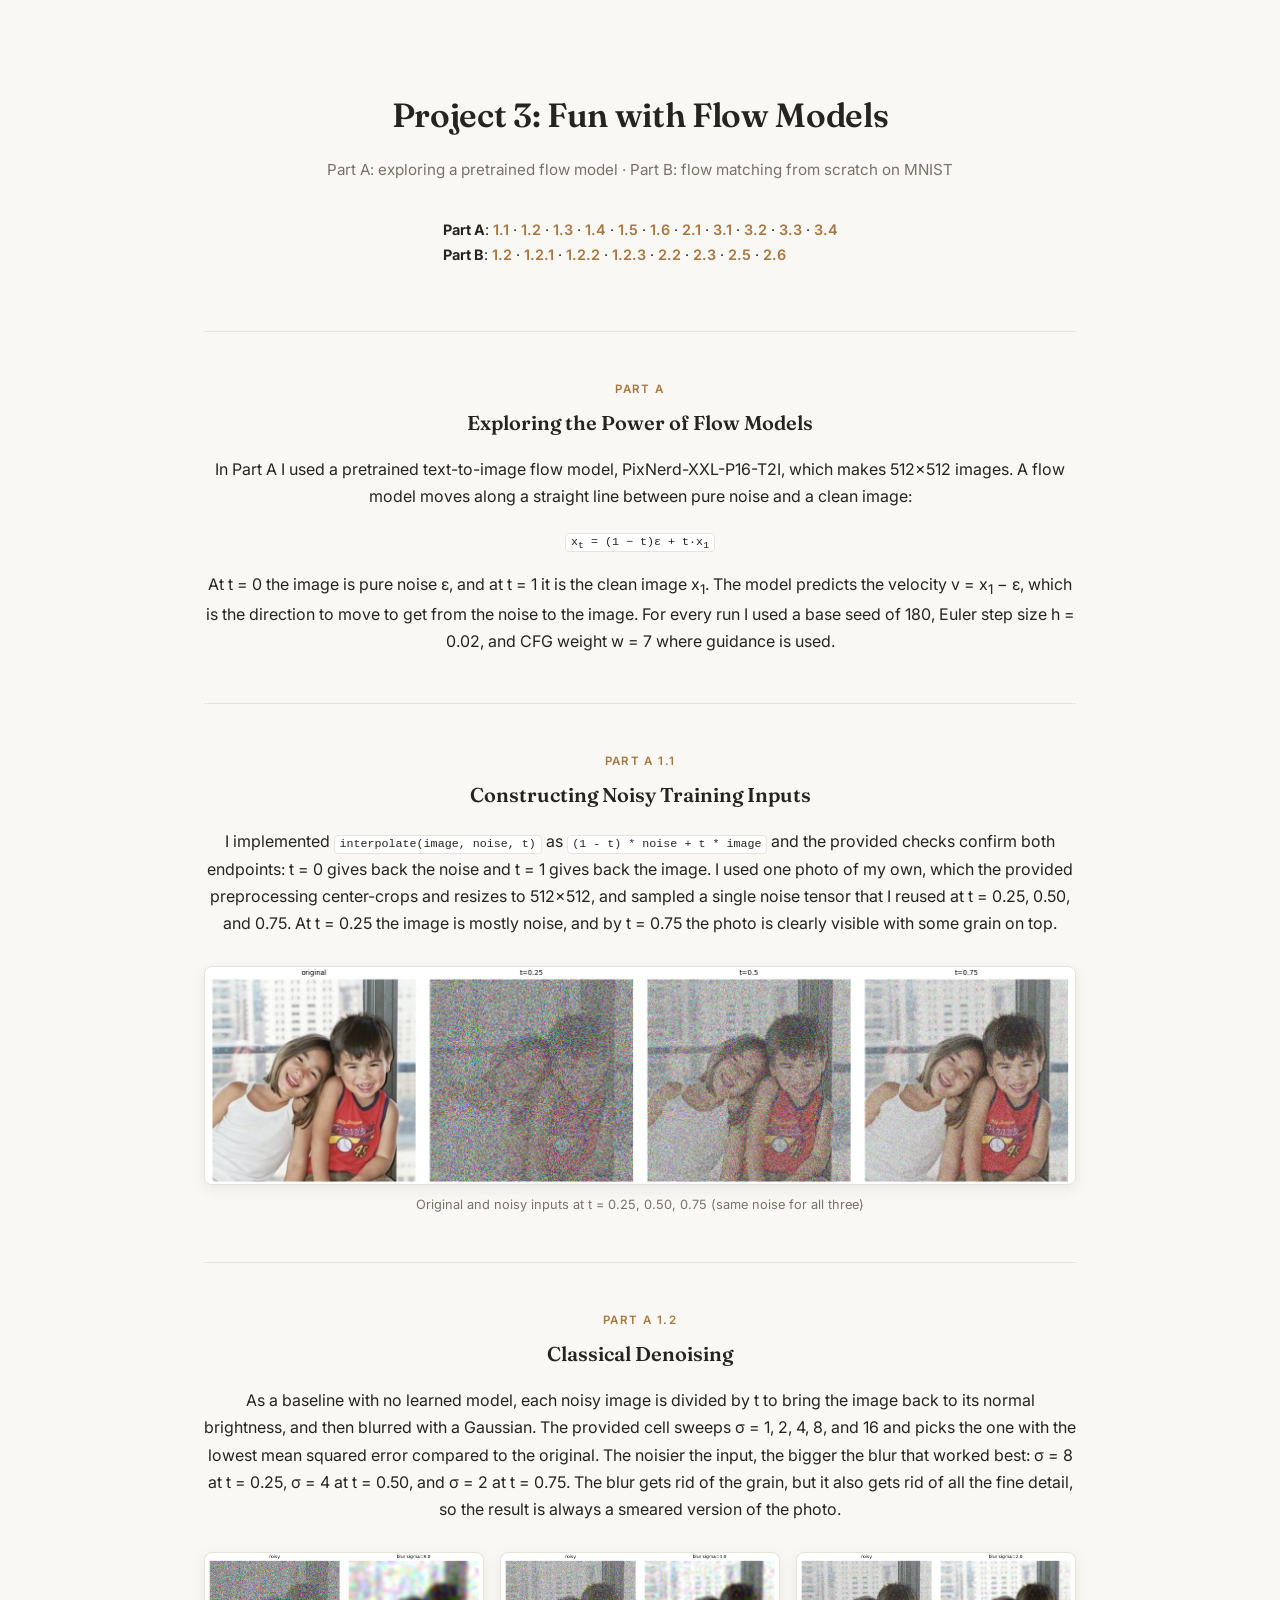
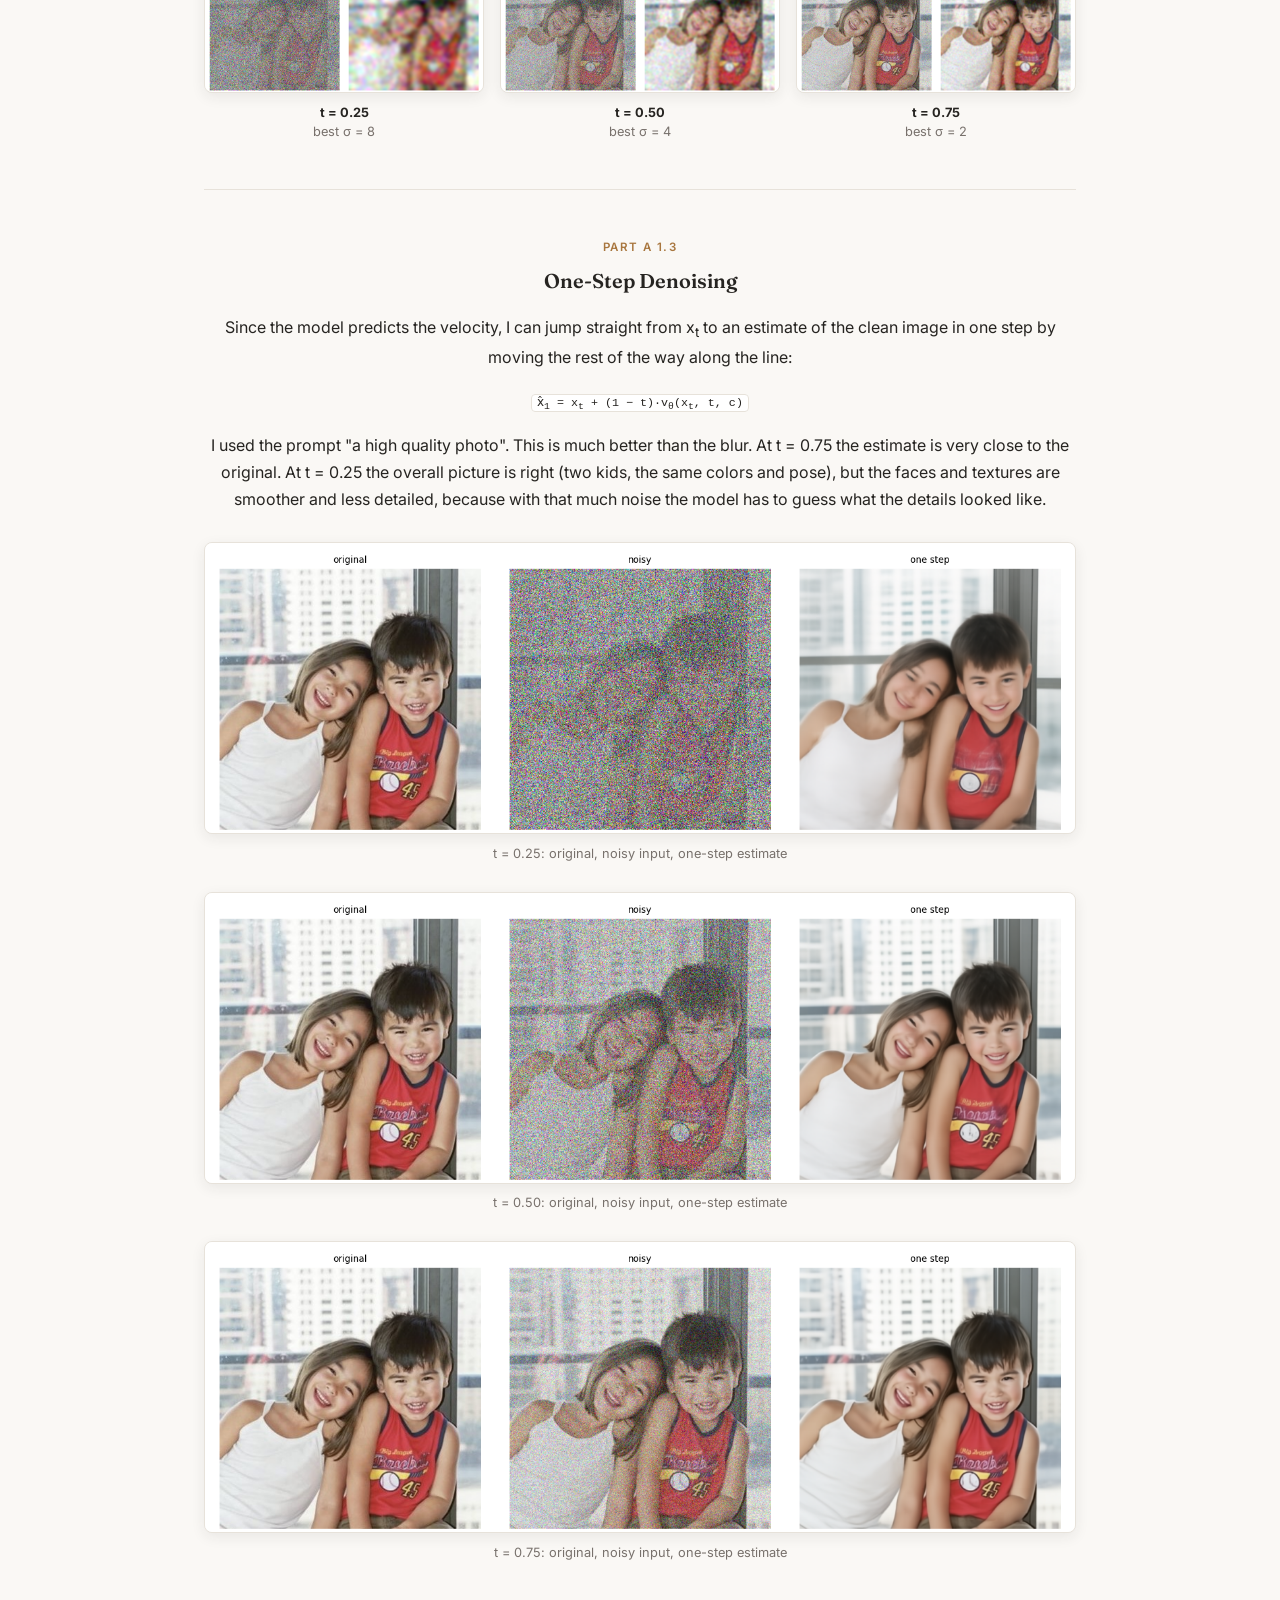
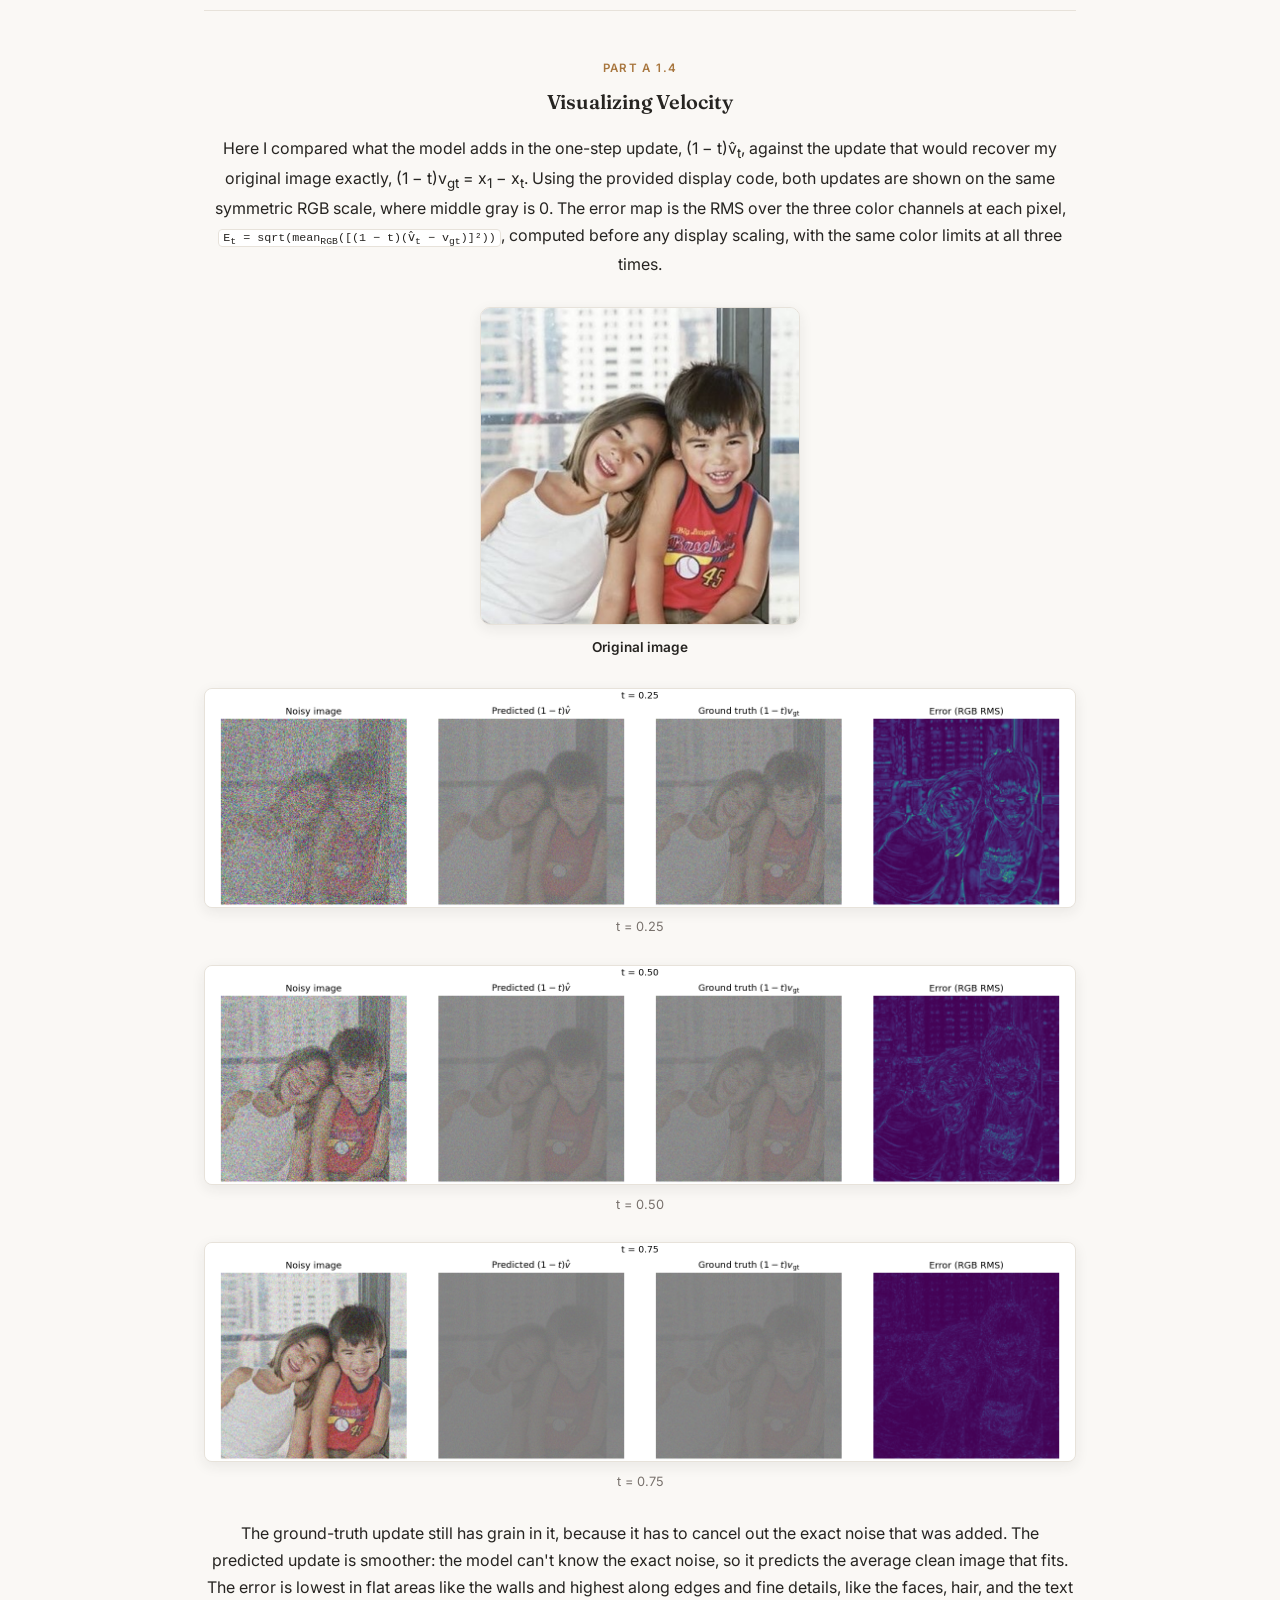
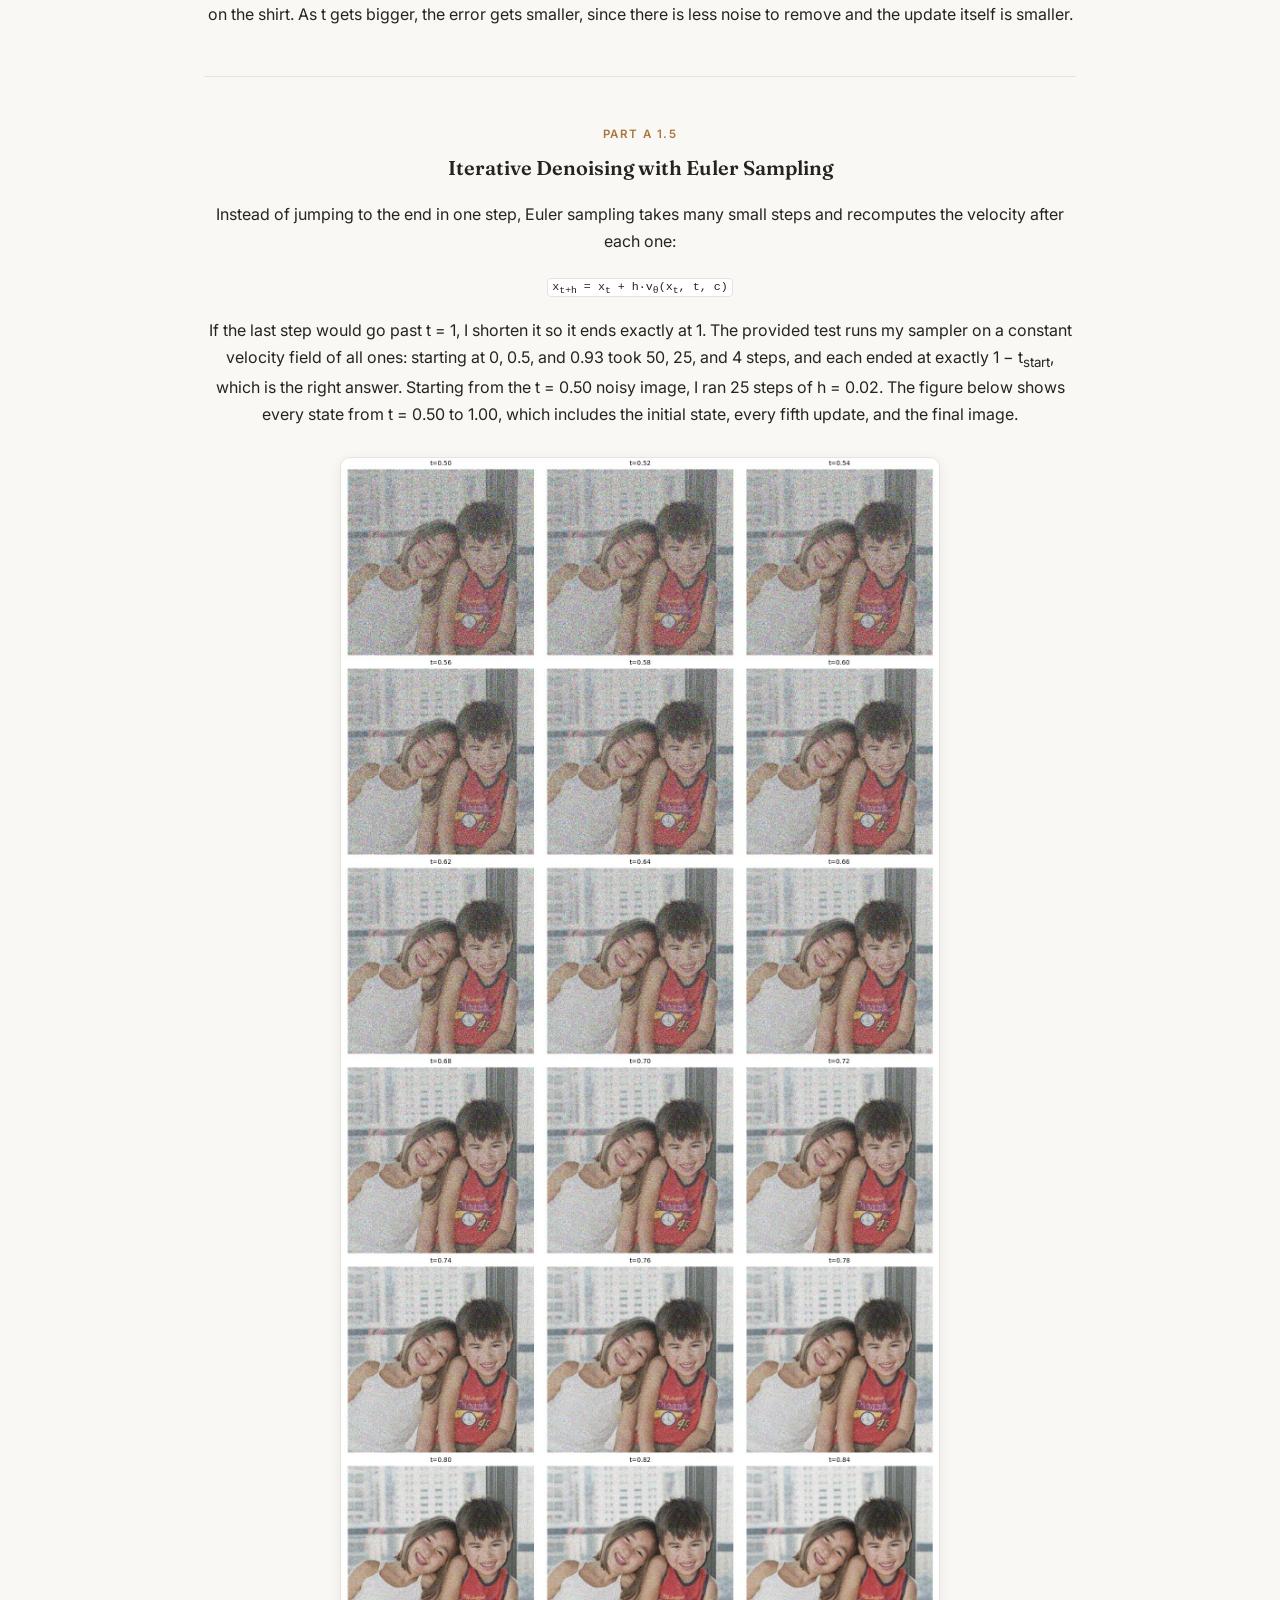
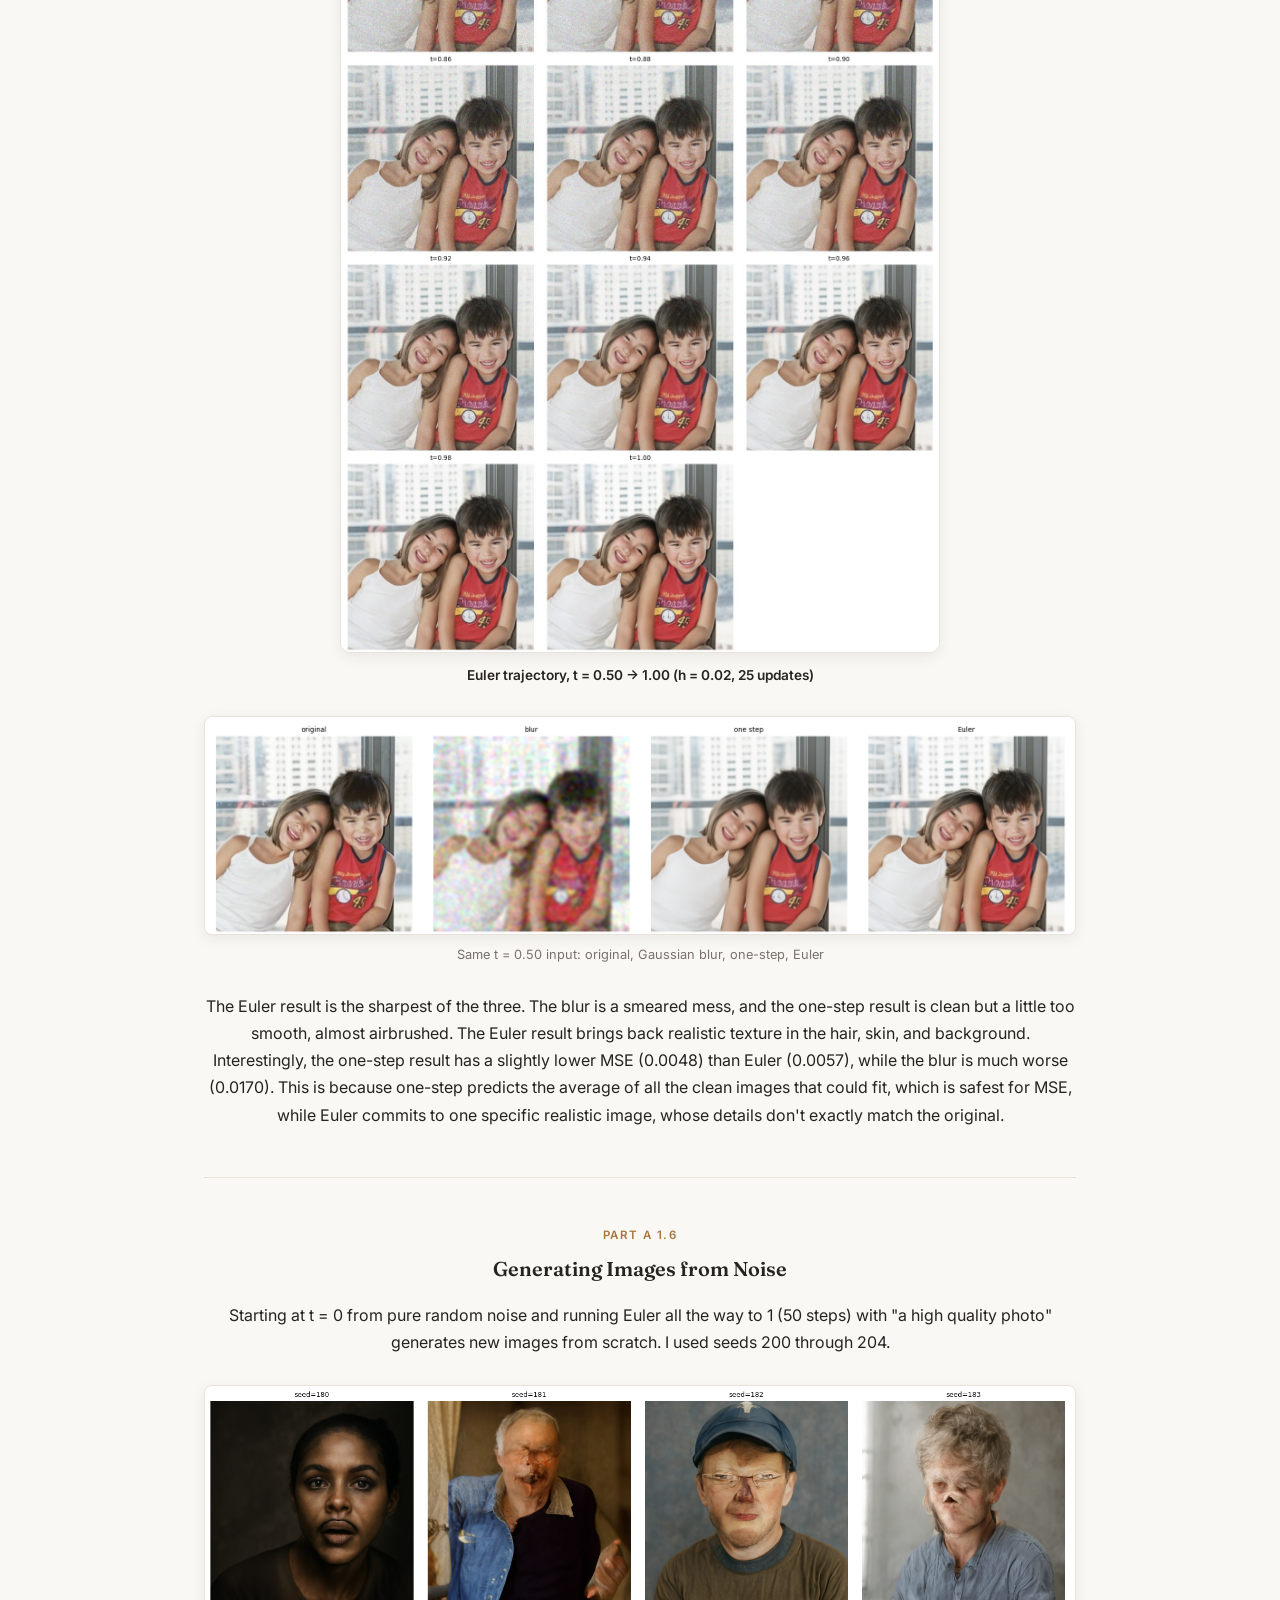
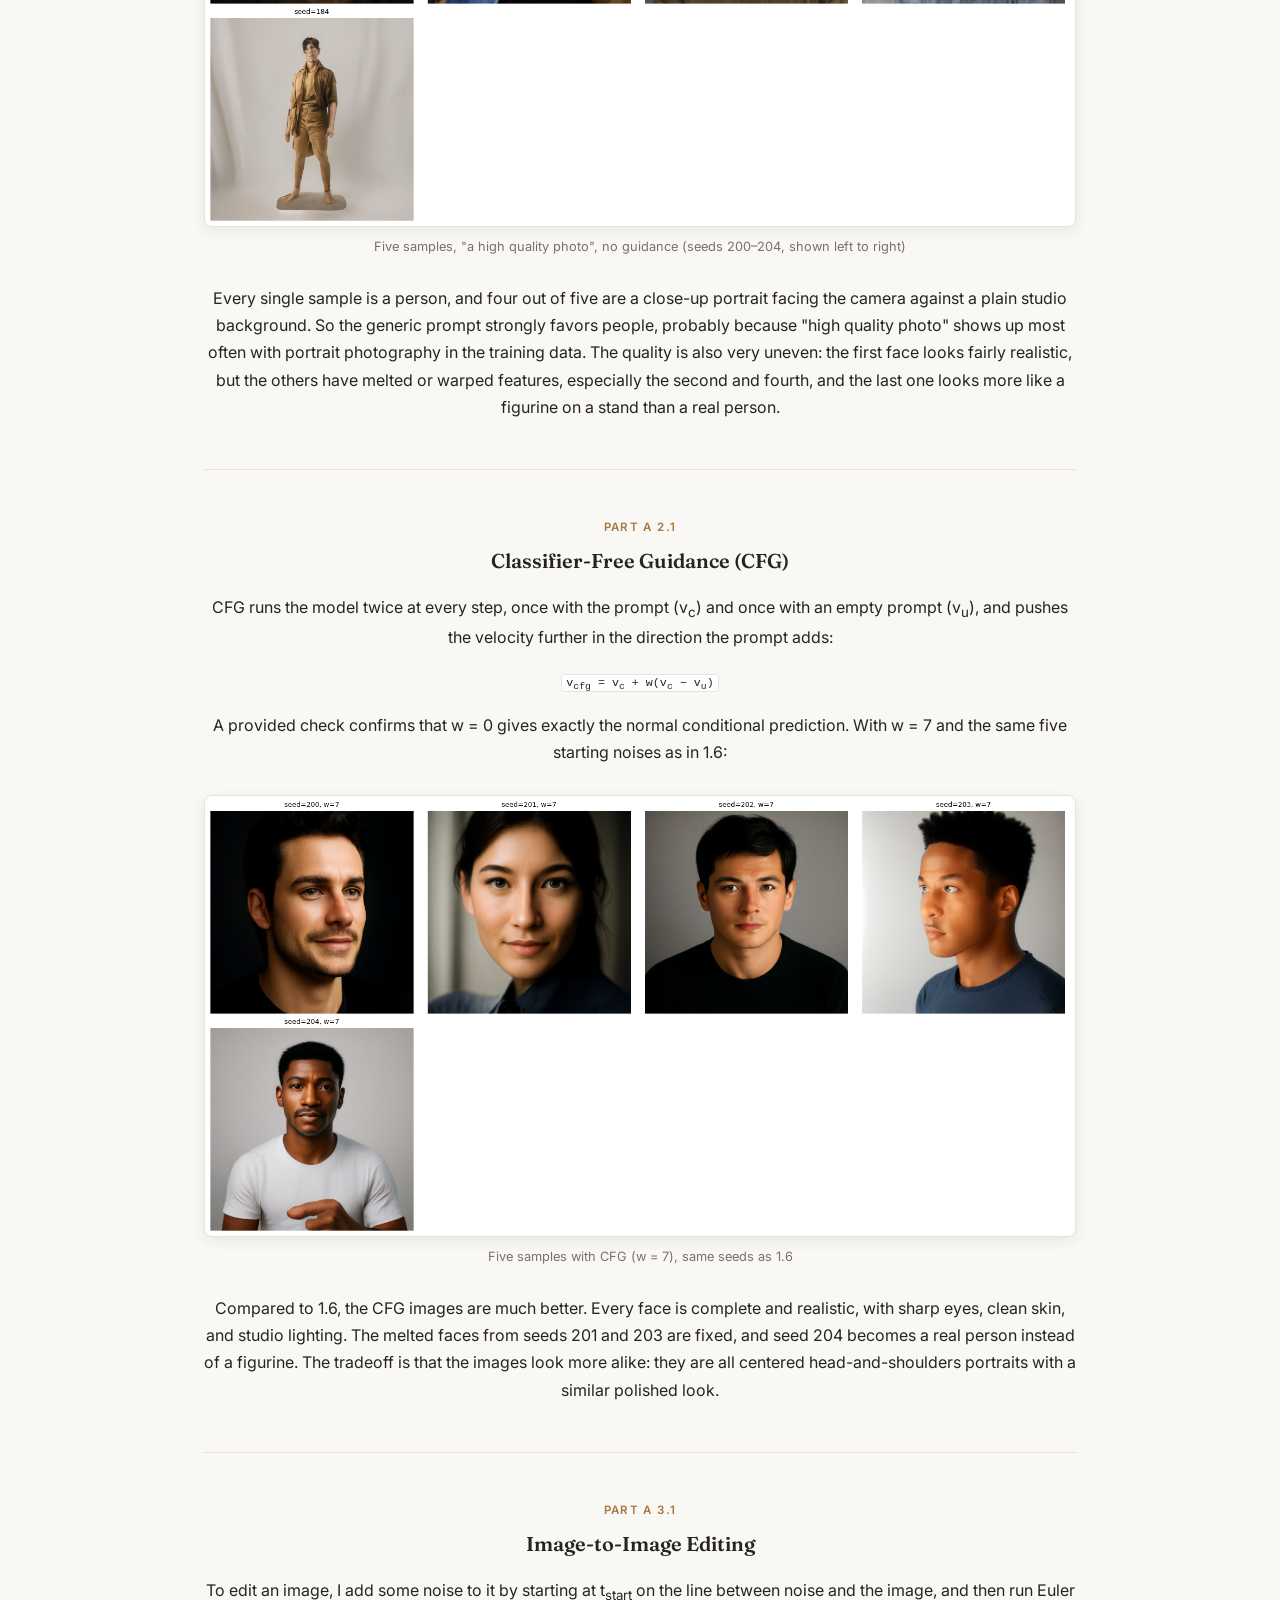
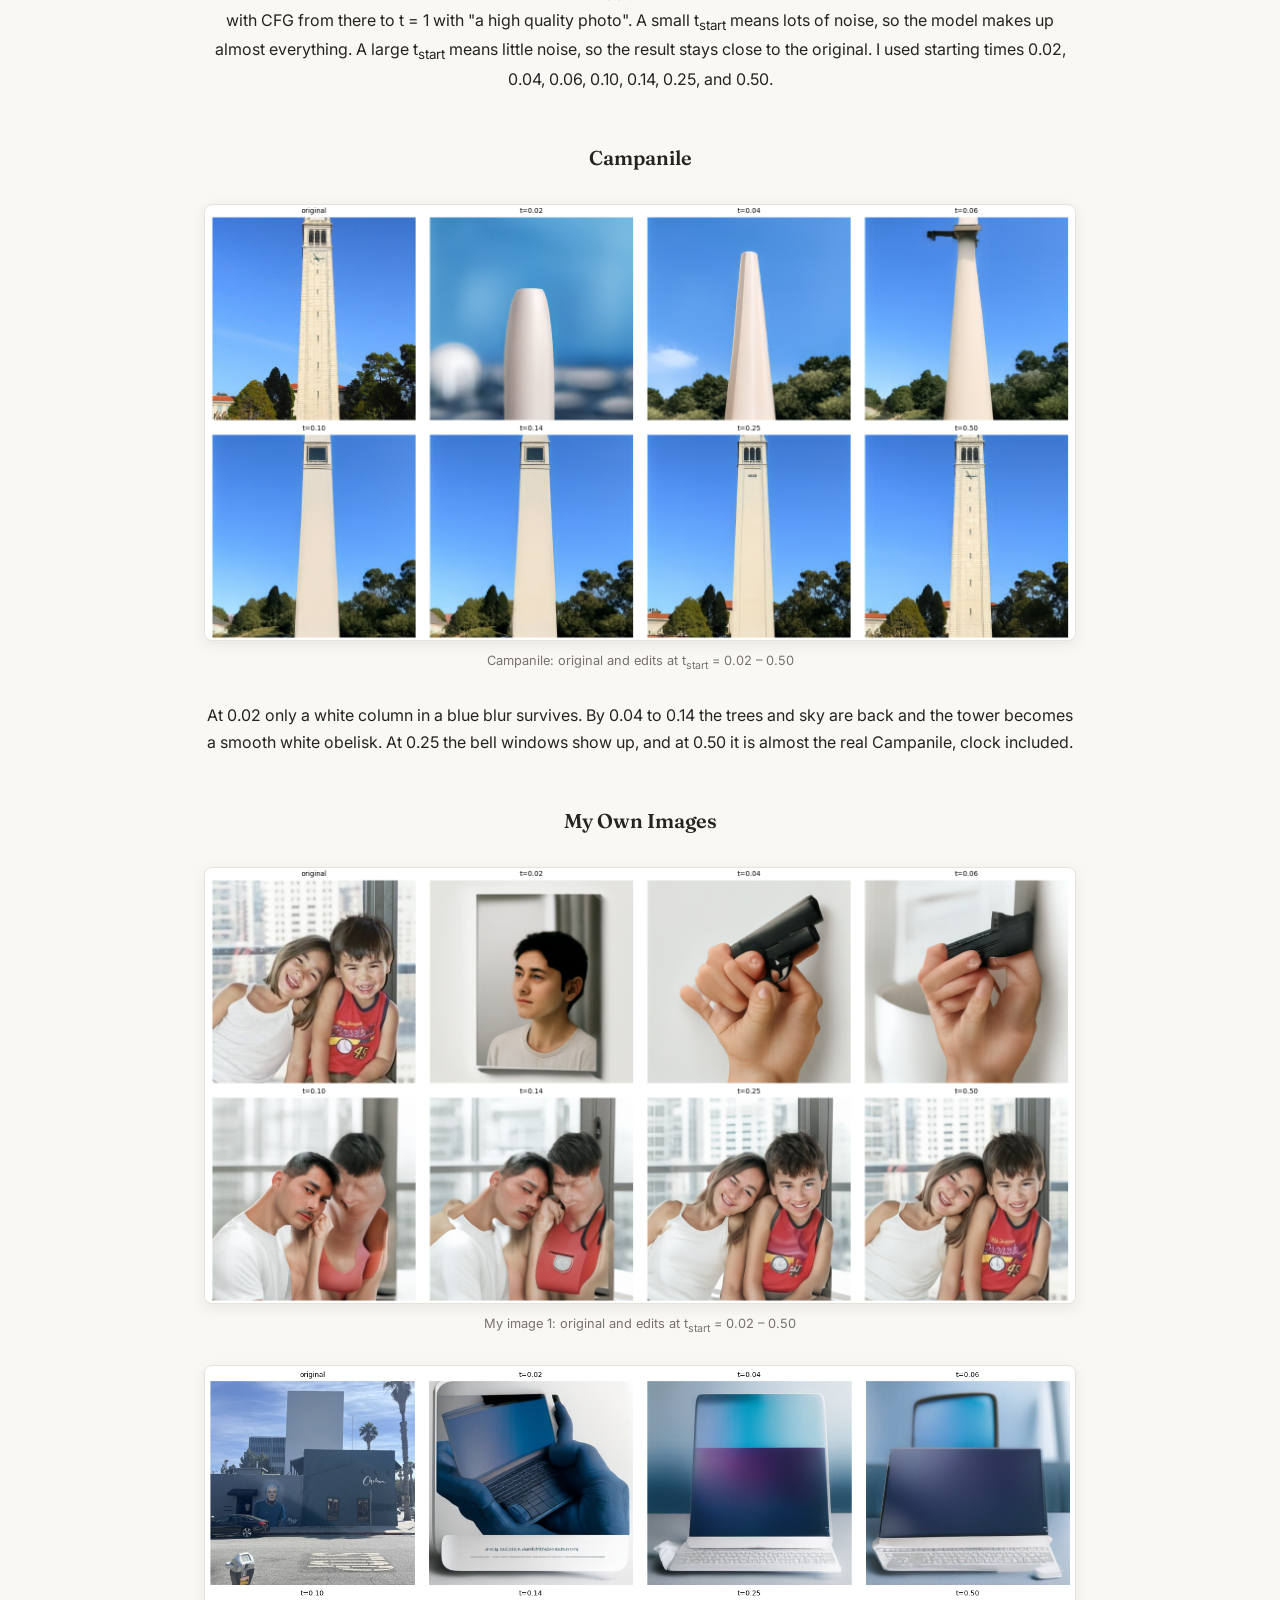
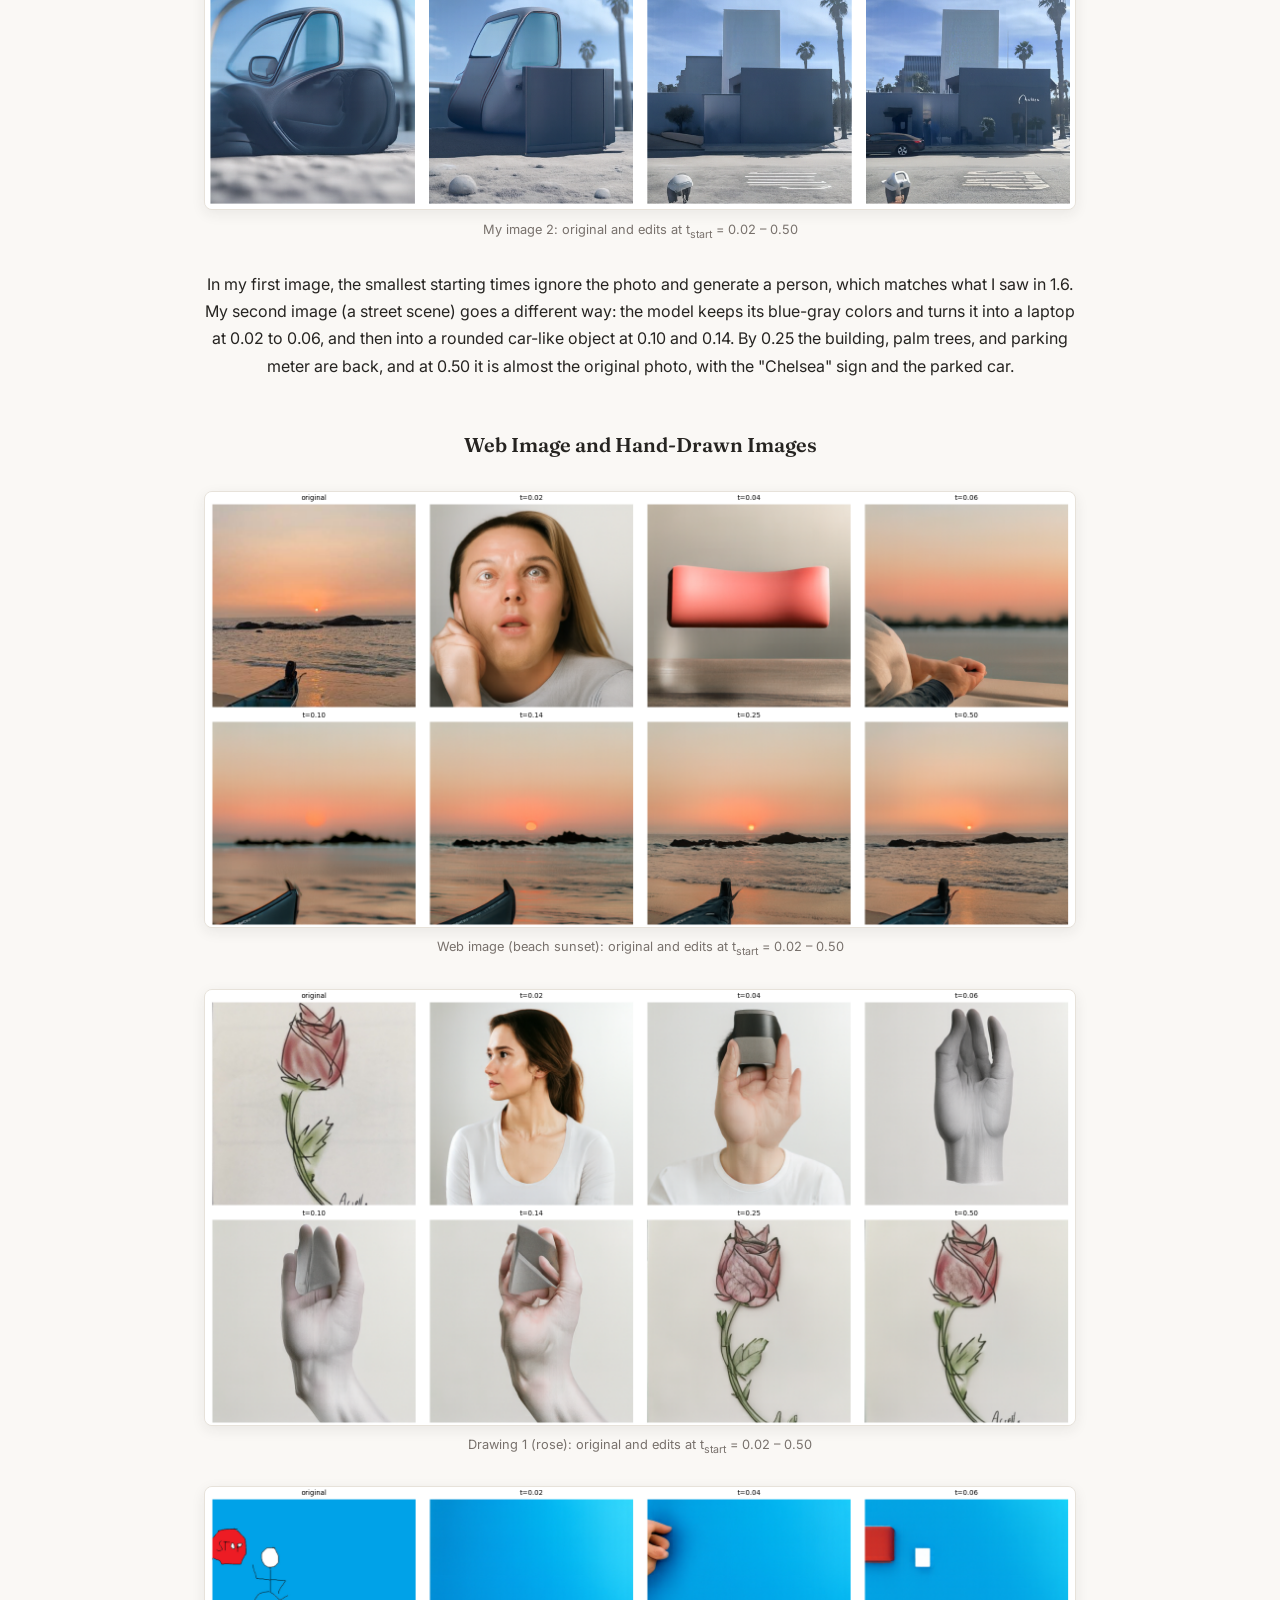
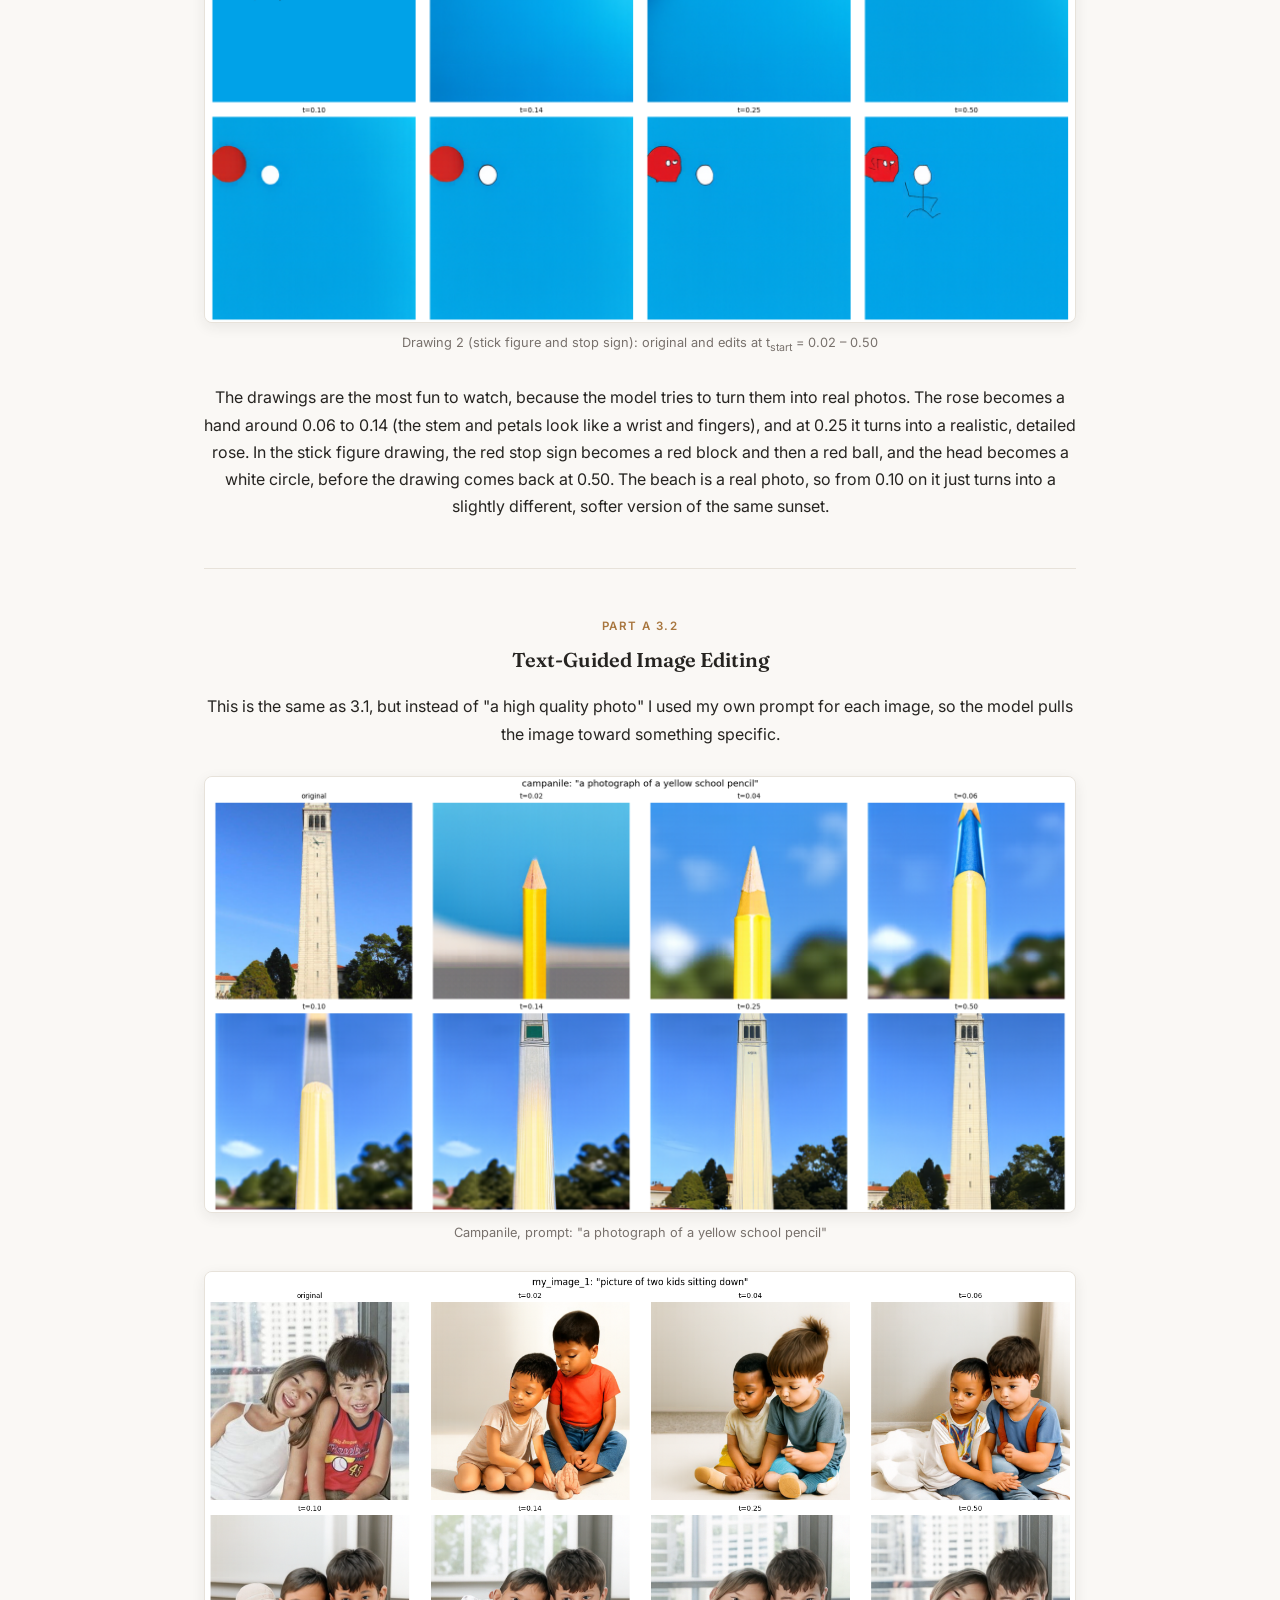
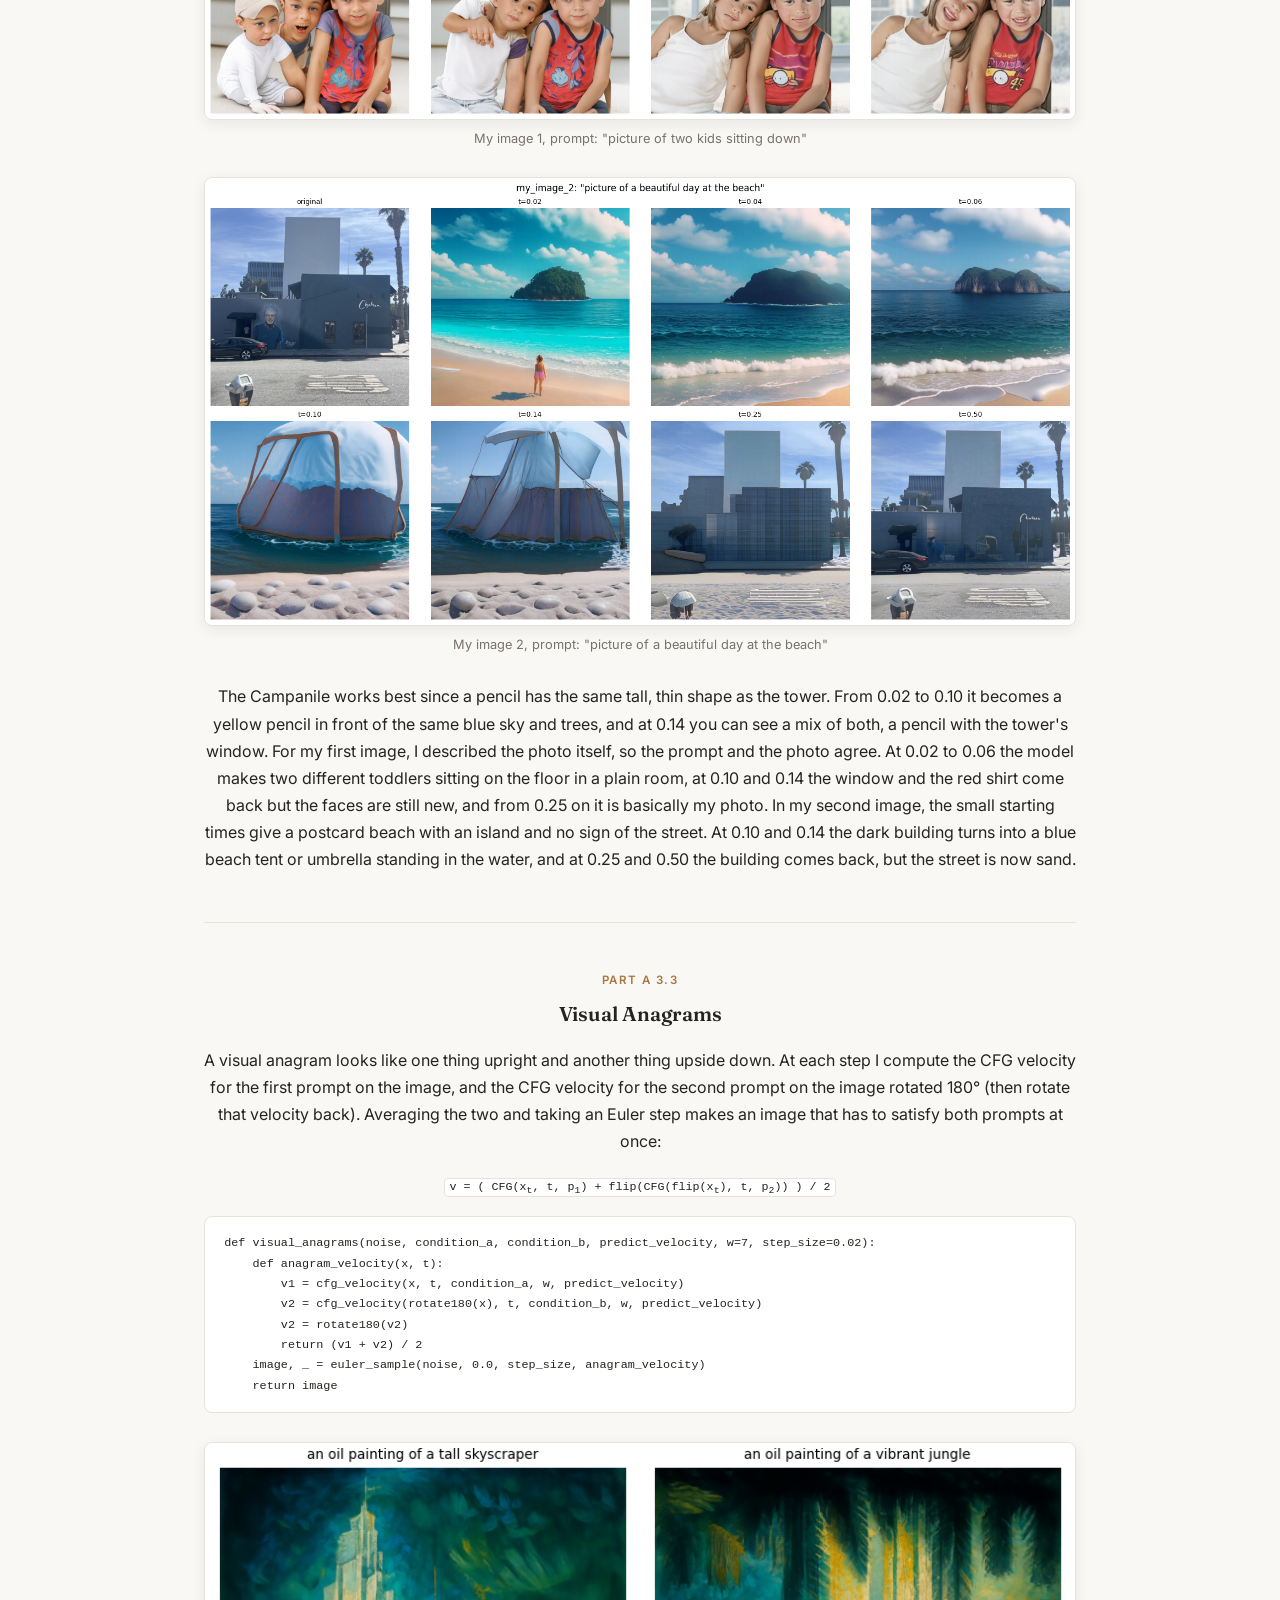
<file: 4/index.html>
<!DOCTYPE html>
<html>
<head>
    <title>Project 3</title>
    <link rel="preconnect" href="https://fonts.googleapis.com">
    <link rel="preconnect" href="https://fonts.gstatic.com" crossorigin>
    <link href="https://fonts.googleapis.com/css2?family=Fraunces:wght@600&family=Inter:wght@400;600&display=swap" rel="stylesheet">
    <link rel="stylesheet" href="../style.css">
</head>
<body class="wide">
    <h1>Project 3: Fun with Flow Models</h1>
    <p class="tagline">Part A: exploring a pretrained flow model &middot; Part B: flow matching from scratch on MNIST</p>

    <nav class="toc">
        <strong>Part A</strong>:
        <a href="#a1-1">1.1</a> &middot;
        <a href="#a1-2">1.2</a> &middot;
        <a href="#a1-3">1.3</a> &middot;
        <a href="#a1-4">1.4</a> &middot;
        <a href="#a1-5">1.5</a> &middot;
        <a href="#a1-6">1.6</a> &middot;
        <a href="#a2-1">2.1</a> &middot;
        <a href="#a3-1">3.1</a> &middot;
        <a href="#a3-2">3.2</a> &middot;
        <a href="#a3-3">3.3</a> &middot;
        <a href="#a3-4">3.4</a><br>
        <strong>Part B</strong>:
        <a href="#b1-2">1.2</a> &middot;
        <a href="#b1-2-1">1.2.1</a> &middot;
        <a href="#b1-2-2">1.2.2</a> &middot;
        <a href="#b1-2-3">1.2.3</a> &middot;
        <a href="#b2-2">2.2</a> &middot;
        <a href="#b2-3">2.3</a> &middot;
        <a href="#b2-5">2.5</a> &middot;
        <a href="#b2-6">2.6</a>
    </nav>

    <!-- ============================================================ -->
    <!--                PART A: THE POWER OF FLOW MODELS               -->
    <!-- ============================================================ -->

    <hr>

    <span class="eyebrow">Part A</span>
    <h2>Exploring the Power of Flow Models</h2>
    <p>In Part A I used a pretrained text-to-image flow model, PixNerd-XXL-P16-T2I, which makes
        512&times;512 images. A flow model moves along a straight line between pure noise and a clean
        image:</p>
    <p style="text-align: center;">
        <code>x<sub>t</sub> = (1 &minus; t)&epsilon; + t&middot;x<sub>1</sub></code>
    </p>
    <p>At t = 0 the image is pure noise &epsilon;, and at t = 1 it is the clean image x<sub>1</sub>. The
        model predicts the velocity v = x<sub>1</sub> &minus; &epsilon;, which is the direction to move
        to get from the noise to the image. For every run I used a base seed of 180, Euler step size h = 0.02, and
        CFG weight w = 7 where guidance is used.</p>

    <hr>

    <span class="eyebrow" id="a1-1">Part A 1.1</span>
    <h2>Constructing Noisy Training Inputs</h2>
    <p>I implemented <code>interpolate(image, noise, t)</code> as <code>(1 - t) * noise + t * image</code>
        and the provided checks confirm both endpoints: t = 0 gives back the noise and t = 1 gives back
        the image. I used one photo of my own, which the provided preprocessing center-crops and resizes
        to 512&times;512, and sampled a single noise
        tensor that I reused at t = 0.25, 0.50, and 0.75. At t = 0.25 the image is mostly noise, and by
        t = 0.75 the photo is clearly visible with some grain on top.</p>
    <figure class="figure-wide">
        <img src="../images/proj_3/training_inputs.png" alt="Original photo and noisy versions at t = 0.25, 0.5, and 0.75">
        <figcaption>Original and noisy inputs at t = 0.25, 0.50, 0.75 (same noise for all three)</figcaption>
    </figure>

    <hr>

    <span class="eyebrow" id="a1-2">Part A 1.2</span>
    <h2>Classical Denoising</h2>
    <p>As a baseline with no learned model, each noisy image is divided by t to bring the image back to
        its normal brightness, and then blurred with a Gaussian. The provided cell sweeps &sigma; = 1, 2,
        4, 8, and 16 and picks the one with the lowest mean squared error compared to the original. The noisier the
        input, the bigger the blur that worked best: &sigma; = 8 at t = 0.25, &sigma; = 4 at t = 0.50,
        and &sigma; = 2 at t = 0.75. The blur gets rid of the grain, but it also gets rid of all the
        fine detail, so the result is always a smeared version of the photo.</p>
    <div class="image-row">
        <figure>
            <img src="../images/proj_3/blur_0.25.png" alt="Noisy input at t = 0.25 and Gaussian blur with sigma 8">
            <figcaption><strong>t = 0.25</strong><br>best &sigma; = 8</figcaption>
        </figure>
        <figure>
            <img src="../images/proj_3/blur_0.5.png" alt="Noisy input at t = 0.5 and Gaussian blur with sigma 4">
            <figcaption><strong>t = 0.50</strong><br>best &sigma; = 4</figcaption>
        </figure>
        <figure>
            <img src="../images/proj_3/blur_0.75.png" alt="Noisy input at t = 0.75 and Gaussian blur with sigma 2">
            <figcaption><strong>t = 0.75</strong><br>best &sigma; = 2</figcaption>
        </figure>
    </div>

    <hr>

    <span class="eyebrow" id="a1-3">Part A 1.3</span>
    <h2>One-Step Denoising</h2>
    <p>Since the model predicts the velocity, I can jump straight from x<sub>t</sub> to an estimate of
        the clean image in one step by moving the rest of the way along the line:</p>
    <p style="text-align: center;">
        <code>x&#770;<sub>1</sub> = x<sub>t</sub> + (1 &minus; t)&middot;v<sub>&theta;</sub>(x<sub>t</sub>, t, c)</code>
    </p>
    <p>I used the prompt "a high quality photo". This is much better than the blur. At t = 0.75 the
        estimate is very close to the original. At t = 0.25 the overall picture is right (two kids, the
        same colors and pose), but the faces and textures are smoother and less detailed, because
        with that much noise the model has to guess what the details looked like.</p>
    <figure class="figure-wide">
        <img src="../images/proj_3/one_step_0.25.png" alt="Original, noisy at t = 0.25, and one-step estimate">
        <figcaption>t = 0.25: original, noisy input, one-step estimate</figcaption>
    </figure>
    <figure class="figure-wide">
        <img src="../images/proj_3/one_step_0.5.png" alt="Original, noisy at t = 0.5, and one-step estimate">
        <figcaption>t = 0.50: original, noisy input, one-step estimate</figcaption>
    </figure>
    <figure class="figure-wide">
        <img src="../images/proj_3/one_step_0.75.png" alt="Original, noisy at t = 0.75, and one-step estimate">
        <figcaption>t = 0.75: original, noisy input, one-step estimate</figcaption>
    </figure>

    <hr>

    <span class="eyebrow" id="a1-4">Part A 1.4</span>
    <h2>Visualizing Velocity</h2>
    <p>Here I compared what the model adds in the one-step update, (1 &minus; t)v&#770;<sub>t</sub>,
        against the update that would recover my original image exactly, (1 &minus; t)v<sub>gt</sub> =
        x<sub>1</sub> &minus; x<sub>t</sub>. Using the provided display code, both updates are shown on
        the same symmetric RGB scale, where middle gray is 0. The error map is the RMS over the three color channels at each pixel,
        <code>E<sub>t</sub> = sqrt(mean<sub>RGB</sub>([(1 &minus; t)(v&#770;<sub>t</sub> &minus; v<sub>gt</sub>)]&sup2;))</code>,
        computed before any display scaling, with the same color limits at all three times.</p>
    <div class="pair">
        <figure>
            <img src="../images/proj_3/original.png" alt="Original photo of two kids">
            <figcaption>Original image</figcaption>
        </figure>
    </div>
    <figure class="figure-wide">
        <img src="../images/proj_3/velocity_0.25.png" alt="t = 0.25: noisy image, predicted update, ground truth update, error map">
        <figcaption>t = 0.25</figcaption>
    </figure>
    <figure class="figure-wide">
        <img src="../images/proj_3/velocity_0.50.png" alt="t = 0.5: noisy image, predicted update, ground truth update, error map">
        <figcaption>t = 0.50</figcaption>
    </figure>
    <figure class="figure-wide">
        <img src="../images/proj_3/velocity_0.75.png" alt="t = 0.75: noisy image, predicted update, ground truth update, error map">
        <figcaption>t = 0.75</figcaption>
    </figure>
    <p>The ground-truth update still has grain in it, because it has to cancel out the exact noise
        that was added. The predicted update is smoother: the model can't know the exact noise, so it
        predicts the average clean image that fits. The error is lowest in flat areas like the walls
        and highest along edges and fine details, like the faces, hair, and the text on the shirt. As t
        gets bigger, the error gets smaller, since there is less noise to remove and the update itself
        is smaller.</p>

    <hr>

    <span class="eyebrow" id="a1-5">Part A 1.5</span>
    <h2>Iterative Denoising with Euler Sampling</h2>
    <p>Instead of jumping to the end in one step, Euler sampling takes many small steps and
        recomputes the velocity after each one:</p>
    <p style="text-align: center;">
        <code>x<sub>t+h</sub> = x<sub>t</sub> + h&middot;v<sub>&theta;</sub>(x<sub>t</sub>, t, c)</code>
    </p>
    <p>If the last step would go past t = 1, I shorten it so it ends exactly at 1. The provided test runs
        my sampler on a constant velocity field of all ones: starting at 0, 0.5, and 0.93 took 50, 25, and 4 steps, and
        each ended at exactly 1 &minus; t<sub>start</sub>, which is the right answer. Starting from the
        t = 0.50 noisy image, I ran 25 steps of h = 0.02. The figure below shows every state from
        t = 0.50 to 1.00, which includes the initial state, every fifth update, and the final image.</p>
    <div class="pair">
        <figure style="width: 600px;">
            <img src="../images/proj_3/trajectory.jpg" alt="Euler sampling states from t = 0.50 to t = 1.00">
            <figcaption>Euler trajectory, t = 0.50 &rarr; 1.00 (h = 0.02, 25 updates)</figcaption>
        </figure>
    </div>
    <figure class="figure-wide">
        <img src="../images/proj_3/comparison.png" alt="Original, Gaussian blur, one-step, and Euler results from the t = 0.5 input">
        <figcaption>Same t = 0.50 input: original, Gaussian blur, one-step, Euler</figcaption>
    </figure>
    <p>The Euler result is the sharpest of the three. The blur is a smeared mess, and the one-step
        result is clean but a little too smooth, almost airbrushed. The Euler result brings back
        realistic texture in the hair, skin, and background. Interestingly, the one-step result has a
        slightly lower MSE (0.0048) than Euler (0.0057), while the blur is much worse (0.0170). This is
        because one-step predicts the average of all the clean images that could fit, which is safest
        for MSE, while Euler commits to one specific realistic image, whose details don't exactly match
        the original.</p>

    <hr>

    <span class="eyebrow" id="a1-6">Part A 1.6</span>
    <h2>Generating Images from Noise</h2>
    <p>Starting at t = 0 from pure random noise and running Euler all the way to 1 (50 steps) with
        "a high quality photo" generates new images from scratch. I used seeds 200 through 204.</p>
    <figure class="figure-wide">
        <img src="../images/proj_3/conditional_samples.png" alt="Five samples generated from noise with the prompt a high quality photo">
        <figcaption>Five samples, "a high quality photo", no guidance (seeds 200&ndash;204, shown left to right)</figcaption>
    </figure>
    <p>Every single sample is a person, and four out of five are a close-up portrait facing the camera
        against a plain studio background. So the generic prompt strongly favors people, probably because
        "high quality photo" shows up most often with portrait photography in the training data. The
        quality is also very uneven: the first face looks fairly realistic, but the others have melted
        or warped features, especially the second and fourth, and the last one looks more like a
        figurine on a stand than a real person.</p>

    <hr>

    <span class="eyebrow" id="a2-1">Part A 2.1</span>
    <h2>Classifier-Free Guidance (CFG)</h2>
    <p>CFG runs the model twice at every step, once with the prompt (v<sub>c</sub>) and once with an
        empty prompt (v<sub>u</sub>), and pushes the velocity further in the direction the prompt
        adds:</p>
    <p style="text-align: center;">
        <code>v<sub>cfg</sub> = v<sub>c</sub> + w(v<sub>c</sub> &minus; v<sub>u</sub>)</code>
    </p>
    <p>A provided check confirms that w = 0 gives exactly the normal conditional prediction. With w = 7 and the same
        five starting noises as in 1.6:</p>
    <figure class="figure-wide">
        <img src="../images/proj_3/cfg_samples.png" alt="Five CFG samples with w = 7">
        <figcaption>Five samples with CFG (w = 7), same seeds as 1.6</figcaption>
    </figure>
    <p>Compared to 1.6, the CFG images are much better. Every face is complete and realistic, with sharp
        eyes, clean skin, and studio lighting. The melted faces from seeds 201 and 203 are fixed, and
        seed 204 becomes a real person instead of a figurine. The tradeoff is that the images look more
        alike: they are all centered head-and-shoulders portraits with a similar polished look.</p>

    <hr>

    <span class="eyebrow" id="a3-1">Part A 3.1</span>
    <h2>Image-to-Image Editing</h2>
    <p>To edit an image, I add some noise to it by starting at t<sub>start</sub> on the line between noise
        and the image, and then run Euler with CFG from there to t = 1 with "a high quality photo". A
        small t<sub>start</sub> means lots of noise, so the model makes up almost everything. A large
        t<sub>start</sub> means little noise, so the result stays close to the original. I used starting
        times 0.02, 0.04, 0.06, 0.10, 0.14, 0.25, and 0.50.</p>

    <h2>Campanile</h2>
    <figure class="figure-wide">
        <img src="../images/proj_3/edit_campanile.png" alt="Campanile edits at seven starting times">
        <figcaption>Campanile: original and edits at t<sub>start</sub> = 0.02 &ndash; 0.50</figcaption>
    </figure>
    <p>At 0.02 only a white column in a blue blur survives. By 0.04 to 0.14 the trees and sky are back
        and the tower becomes a smooth white obelisk. At 0.25 the bell windows show up, and at 0.50 it
        is almost the real Campanile, clock included.</p>

    <h2>My Own Images</h2>
    <figure class="figure-wide">
        <img src="../images/proj_3/edit_my_image_1.png" alt="Edits of my first image at seven starting times">
        <figcaption>My image 1: original and edits at t<sub>start</sub> = 0.02 &ndash; 0.50</figcaption>
    </figure>
    <figure class="figure-wide">
        <img src="../images/proj_3/edit_my_image_2.png" alt="Edits of my second image at seven starting times">
        <figcaption>My image 2: original and edits at t<sub>start</sub> = 0.02 &ndash; 0.50</figcaption>
    </figure>
    <p>In my first image, the smallest starting times ignore the photo and generate a person, which
        matches what I saw in 1.6. My second image (a street scene) goes a different way: the model
        keeps its blue-gray colors and turns it into a laptop at 0.02 to 0.06, and then into a rounded
        car-like object at 0.10 and 0.14. By 0.25 the building, palm trees, and parking meter are back,
        and at 0.50 it is almost the original photo, with the "Chelsea" sign and the parked car.</p>

    <h2>Web Image and Hand-Drawn Images</h2>
    <figure class="figure-wide">
        <img src="../images/proj_3/edit_web_image.png" alt="Edits of a beach sunset image from the web">
        <figcaption>Web image (beach sunset): original and edits at t<sub>start</sub> = 0.02 &ndash; 0.50</figcaption>
    </figure>
    <figure class="figure-wide">
        <img src="../images/proj_3/edit_drawing_1.png" alt="Edits of a hand-drawn rose">
        <figcaption>Drawing 1 (rose): original and edits at t<sub>start</sub> = 0.02 &ndash; 0.50</figcaption>
    </figure>
    <figure class="figure-wide">
        <img src="../images/proj_3/edit_drawing_2.png" alt="Edits of a hand-drawn stick figure and stop sign">
        <figcaption>Drawing 2 (stick figure and stop sign): original and edits at t<sub>start</sub> = 0.02 &ndash; 0.50</figcaption>
    </figure>
    <p>The drawings are the most fun to watch, because the model tries to turn them into real photos.
        The rose becomes a hand around 0.06 to 0.14 (the stem and petals look like a wrist and fingers),
        and at 0.25 it turns into a realistic, detailed rose. In the stick figure drawing, the red stop
        sign becomes a red block and then a red ball, and the head becomes a white circle, before the
        drawing comes back at 0.50. The beach is a real photo, so from 0.10 on it just turns into a
        slightly different, softer version of the same sunset.</p>

    <hr>

    <span class="eyebrow" id="a3-2">Part A 3.2</span>
    <h2>Text-Guided Image Editing</h2>
    <p>This is the same as 3.1, but instead of "a high quality photo" I used my own prompt for each
        image, so the model pulls the image toward something specific.</p>
    <figure class="figure-wide">
        <img src="../images/proj_3/text_edit_campanile.png" alt="Campanile edited toward a yellow school pencil">
        <figcaption>Campanile, prompt: "a photograph of a yellow school pencil"</figcaption>
    </figure>
    <figure class="figure-wide">
        <img src="../images/proj_3/text_edit_my_image_1.png" alt="My first image edited toward two kids sitting down">
        <figcaption>My image 1, prompt: "picture of two kids sitting down"</figcaption>
    </figure>
    <figure class="figure-wide">
        <img src="../images/proj_3/text_edit_my_image_2.png" alt="My second image edited toward a beach day">
        <figcaption>My image 2, prompt: "picture of a beautiful day at the beach"</figcaption>
    </figure>
    <p>The Campanile works best since a pencil has the same tall, thin shape as the tower. From 0.02 to
        0.10 it becomes a yellow pencil in front of the same blue sky and trees, and at 0.14 you can
        see a mix of both, a pencil with the tower's window. For my first image, I described the photo
        itself, so the prompt and the photo agree. At 0.02 to 0.06 the model makes two different
        toddlers sitting on the floor in a plain room, at 0.10 and 0.14 the window and the red shirt
        come back but the faces are still new, and from 0.25 on it is basically my photo. In my second
        image, the small starting times give a postcard beach with an island and no sign of the street.
        At 0.10 and 0.14 the dark building turns into a blue beach tent or umbrella standing in the
        water, and at 0.25 and 0.50 the building comes back, but the street is now sand.</p>

    <hr>

    <span class="eyebrow" id="a3-3">Part A 3.3</span>
    <h2>Visual Anagrams</h2>
    <p>A visual anagram looks like one thing upright and another thing upside down. At each step I
        compute the CFG velocity for the first prompt on the image, and the CFG velocity for the second
        prompt on the image rotated 180&deg; (then rotate that velocity back). Averaging the two and
        taking an Euler step makes an image that has to satisfy both prompts at once:</p>
    <p style="text-align: center;">
        <code>v = ( CFG(x<sub>t</sub>, t, p<sub>1</sub>) + flip(CFG(flip(x<sub>t</sub>), t, p<sub>2</sub>)) ) / 2</code>
    </p>
<pre><code>def visual_anagrams(noise, condition_a, condition_b, predict_velocity, w=7, step_size=0.02):
    def anagram_velocity(x, t):
        v1 = cfg_velocity(x, t, condition_a, w, predict_velocity)
        v2 = cfg_velocity(rotate180(x), t, condition_b, w, predict_velocity)
        v2 = rotate180(v2)
        return (v1 + v2) / 2
    image, _ = euler_sample(noise, 0.0, step_size, anagram_velocity)
    return image</code></pre>
    <figure class="figure-wide">
        <img src="../images/proj_3/anagram_views_0.png" alt="Anagram: a tall skyscraper upright, a vibrant jungle when flipped">
        <figcaption>Upright: "an oil painting of a tall skyscraper" &middot; Flipped: "an oil painting of a vibrant jungle"</figcaption>
    </figure>
    <figure class="figure-wide">
        <img src="../images/proj_3/anagram_views_1.png" alt="Anagram: the inside of a library upright, a tall tree when flipped">
        <figcaption>Upright: "a lithograph of the inside of a library" &middot; Flipped: "a lithograph of tall tree"</figcaption>
    </figure>
    <p>In the first one, the glowing gold skyscrapers become beams of sunlight coming down through the
        jungle when flipped, and the dark leaves around the edges work as both the night sky and the
        jungle plants. In the second one, the tree trunk is the center column of the library, and its
        branches are the rows of bookshelves. Flipped upside down, the library's arched ceiling becomes
        the tree's roots and the shelves become its branches.</p>

    <hr>

    <span class="eyebrow" id="a3-4">Part A 3.4</span>
    <h2>Hybrid Images</h2>
    <p>This is the same idea as the hybrid images from Project 2, but done while generating. At each step
        I take the low frequencies of the velocity for one prompt and the high frequencies of the
        velocity for another prompt, using the provided low-pass filter (a Gaussian blur with kernel
        size 265 and &sigma; = 16):</p>
    <p style="text-align: center;">
        <code>v = lowpass(v<sub>1</sub>) + ( v<sub>2</sub> &minus; lowpass(v<sub>2</sub>) )</code>
    </p>
<pre><code>def make_hybrids(noise, condition_a, condition_b, predict_velocity, w=7, step_size=0.02):
    def hybrid_velocity(x, t):
        v1 = cfg_velocity(x, t, condition_a, w, predict_velocity)
        v2 = cfg_velocity(x, t, condition_b, w, predict_velocity)
        return lowpass(v1) + (v2 - lowpass(v2))
    image, _ = euler_sample(noise, 0.0, step_size, hybrid_velocity)
    return image</code></pre>
    <p>Up close you see the high-frequency prompt. The small versions on the right simulate looking from
        far away, where only the low-frequency prompt is visible.</p>
    <div class="pair">
        <figure>
            <img src="../images/proj_3/hybrid_0.png" alt="Hybrid: city buildings up close, mountain range from far away">
            <figcaption>Close: "a lithograph of buildings in the city"</figcaption>
        </figure>
        <figure style="width: 64px;">
            <img src="../images/proj_3/hybrid_0.png" alt="Small version of the city/mountain hybrid">
            <figcaption>Far: "a lithograph of a mountain range"</figcaption>
        </figure>
    </div>
    <div class="pair">
        <figure>
            <img src="../images/proj_3/hybrid_1.png" alt="Hybrid: grassy field up close, dog from far away">
            <figcaption>Close: "a lithograph of a grassy field"</figcaption>
        </figure>
        <figure style="width: 64px;">
            <img src="../images/proj_3/hybrid_1.png" alt="Small version of the grass/dog hybrid">
            <figcaption>Far: "a lithograph of a dog"</figcaption>
        </figure>
    </div>
    <p>Both of these are subtle. Up close, the first one is clearly a city skyline, and from far away
        the jagged line of the towers and spires reads more like a row of mountain peaks. In the second
        one, the darkest clumps of grass are where the dog is: from far away they blend into a dark
        shape with two pointed tufts on the left like a head and ears. The high-frequency prompts won
        out in both, probably because a skyline and a mountain range already have similar outlines, and
        the grass strokes are strong enough to cover most of the dog's shape.</p>

    <!-- ============================================================ -->
    <!--                PART B: FLOW MATCHING FROM SCRATCH             -->
    <!-- ============================================================ -->

    <hr>

    <span class="eyebrow">Part B</span>
    <h2>Flow Matching from Scratch</h2>
    <p>In Part B I built and trained my own UNet on MNIST. The UNet goes down to a 7&times;7 and then
        a 1&times;1 feature map with DownConv blocks and average pooling, then back up to 28&times;28 with
        UpConv blocks, with skip connections that concatenate the matching layers from the way down.
        Each block is a convolution (or transposed convolution on the way up), BatchNorm, and GELU.</p>

    <hr>

    <span class="eyebrow" id="b1-2">Part B 1.2</span>
    <h2>Noising Process</h2>
    <p>To train a denoiser I need pairs of noisy and clean images, made with z = x + &sigma;&epsilon;
        where &epsilon; is Gaussian noise. As &sigma; goes up, the digit fades into the noise.</p>
    <figure class="figure-wide">
        <img src="../images/proj_3/b_noising.png" alt="An MNIST digit with noise sigma from 0 to 1">
        <figcaption>&sigma; = 0.0, 0.2, 0.4, 0.5, 0.6, 0.8, 1.0</figcaption>
    </figure>

    <hr>

    <span class="eyebrow" id="b1-2-1">Part B 1.2.1</span>
    <h2>Training the Denoiser (&sigma; = 0.5)</h2>
    <p>I trained the UNet with D = 128 on the MNIST training set to map z (with &sigma; = 0.5) back to
        the clean digit, using an L2 loss, Adam with learning rate 1e-4, batch size 256, and 5 epochs.
        New noise is drawn for every batch, so the model never sees the same noisy image twice. The
        loss drops quickly in the first 100 steps and then slowly levels off around 0.01.</p>
    <div class="pair">
        <figure style="width: 560px;">
            <img src="../images/proj_3/b_denoiser_loss.png" alt="Training loss curve for the sigma 0.5 denoiser">
            <figcaption>Training loss (&sigma; = 0.5), log scale</figcaption>
        </figure>
    </div>
    <p>To compare the epochs fairly, I saved the model after epoch 1 and epoch 5 and ran both on the same
        8 test digits with the same noise.</p>
    <figure class="figure-wide">
        <img src="../images/proj_3/b_denoiser_epoch1.png" alt="Test-set denoising results after epoch 1">
        <figcaption>Test set, &sigma; = 0.5, after epoch 1</figcaption>
    </figure>
    <figure class="figure-wide">
        <img src="../images/proj_3/b_denoiser_epoch5.png" alt="Test-set denoising results after epoch 5">
        <figcaption>Test set, &sigma; = 0.5, after epoch 5</figcaption>
    </figure>
    <p>After just 1 epoch the denoiser already recovers every digit, but the outputs are a little blurry,
        with some gray haze left in the background and fuzzy edges, like on the second 1 and the 9. After
        5 epochs the background is cleaner and the strokes are sharper and closer to the clean digits.</p>

    <hr>

    <span class="eyebrow" id="b1-2-2">Part B 1.2.2</span>
    <h2>Out-of-Distribution Testing</h2>
    <p>The denoiser was only trained at &sigma; = 0.5, so I tested it on the same three test digits at
        other noise levels.</p>
    <figure class="figure-wide">
        <img src="../images/proj_3/b_ood.png" alt="Denoiser outputs on test digits at sigma 0 to 1">
        <figcaption>Top row of each pair: noisy input. Bottom row: denoised output.</figcaption>
    </figure>
    <p>For &sigma; at or below 0.5, the outputs are clean. Even with no noise at all it still works,
        just leaving the digit as it is. Above 0.5 it starts to break down: at 0.6 there are faint extra
        strokes, and at 0.8 and 1.0 the model invents extra lines and blobs, like turning the 1 into
        something that looks like a 4. It never learned how to handle that much noise, so it mistakes
        some of the noise for parts of the digit.</p>

    <hr>

    <span class="eyebrow" id="b1-2-3">Part B 1.2.3</span>
    <h2>Denoising Pure Noise</h2>
    <p>Here the input is pure noise z = &epsilon; with no digit in it at all, and the model is trained to
        output a clean digit anyway, with the same settings as 1.2.1.</p>
    <div class="pair">
        <figure style="width: 560px;">
            <img src="../images/proj_3/b_pure_loss.png" alt="Training loss for the pure-noise denoiser">
            <figcaption>Training loss (pure noise input)</figcaption>
        </figure>
    </div>
    <figure class="figure-wide">
        <img src="../images/proj_3/b_pure_epoch1.png" alt="Pure-noise denoiser outputs after epoch 1">
        <figcaption>After epoch 1</figcaption>
    </figure>
    <figure class="figure-wide">
        <img src="../images/proj_3/b_pure_epoch5.png" alt="Pure-noise denoiser outputs after epoch 5">
        <figcaption>After epoch 5</figcaption>
    </figure>
    <p>The loss drops fast in the first 100 steps and then flattens out around 0.067, much higher than the
        0.01 from 1.2.1, because there is nothing in the input to help it.</p>
    <p><strong>What patterns appear?</strong> No matter what noise goes in, the model outputs the same
        thing: a blurry, glowing blob in the center of the image. After epoch 1 the blobs are a little
        grainy and differ slightly, and by epoch 5 all 8 outputs are nearly identical and smooth.</p>
    <p><strong>How do they relate to the digits 0&ndash;9?</strong> The blob isn't any one digit. It looks
        like all of the digits stacked on top of each other: you can see a rough 0 or 8 outline, with
        a brighter vertical stroke down the middle like a 1, inside a soft glow where most digits have
        their strokes.</p>
    <p><strong>Why does this happen?</strong> The input is pure random noise, so it has no information
        about which digit to make. With an MSE loss, the best the model can do is output the single image
        that has the smallest total squared distance to every training digit, which is the average of
        the whole training set. Like the centroid of a cluster, that average is a blend of all the
        digits, so the model learns to ignore its input and always output that mean image.</p>

    <hr>

    <span class="eyebrow" id="b2-2">Part B 2.1 &amp; 2.2</span>
    <h2>Training the Time-Conditioned UNet</h2>
    <p>For flow matching, the UNet u<sub>&theta;</sub>(x<sub>t</sub>, t) predicts the flow
        x<sub>1</sub> &minus; x<sub>0</sub> from noise x<sub>0</sub> to a clean digit x<sub>1</sub>, at
        a point x<sub>t</sub> = (1 &minus; t)x<sub>0</sub> + t&middot;x<sub>1</sub> along the way. To tell
        the network what t is, I added two FCBlocks (Linear, GELU, Linear) that turn t into vectors that
        multiply the output of the unflatten layer and the first up block. I trained it with D = 64,
        batch size 64, Adam with an initial learning rate of 1e-2, and an exponential learning rate
        scheduler with &gamma; = 0.1<sup>1/10</sup>, for 10 epochs. For each batch I picked a random t and
        fresh noise for each image.</p>
    <div class="pair">
        <figure style="width: 560px;">
            <img src="../images/proj_3/b_time_loss.png" alt="Training loss curve for the time-conditioned UNet">
            <figcaption>Time-conditioned UNet training loss, log scale</figcaption>
        </figure>
    </div>

    <hr>

    <span class="eyebrow" id="b2-3">Part B 2.3</span>
    <h2>Sampling from the Time-Conditioned UNet</h2>
    <p>To sample, I start from pure noise and take 300 Euler steps from t = 0 to 1, each moving
        x by (1/300)&middot;u<sub>&theta;</sub>(x, t).</p>
    <figure class="figure-wide">
        <img src="../images/proj_3/b_time_epoch1.png" alt="Time-conditioned samples after epoch 1">
        <figcaption>After epoch 1</figcaption>
    </figure>
    <figure class="figure-wide">
        <img src="../images/proj_3/b_time_epoch5.png" alt="Time-conditioned samples after epoch 5">
        <figcaption>After epoch 5</figcaption>
    </figure>
    <figure class="figure-wide">
        <img src="../images/proj_3/b_time_epoch10.png" alt="Time-conditioned samples after epoch 10">
        <figcaption>After epoch 10</figcaption>
    </figure>
    <p>After 1 epoch the samples are thick, scribbly strokes that don't look like digits yet. By epoch 5
        most of them are readable (0, 1, 3, 4, 5, 7, 9), and by epoch 10 the strokes are thinner and
        cleaner. Some samples are still not real digits, because the model has to pick a digit on its
        own and sometimes ends up halfway between two.</p>

    <hr>

    <span class="eyebrow" id="b2-5">Part B 2.4 &amp; 2.5</span>
    <h2>Training the Class-Conditioned UNet</h2>
    <p>To control which digit gets generated, I added the class as a one-hot vector c. Two more FCBlocks
        turn c into vectors c<sub>1</sub> and c<sub>2</sub>, and the network now does
        <code>unflatten = c1 * unflatten + t1</code> and <code>up1 = c2 * up1 + t2</code>. During training,
        10% of the time c is set to all zeros, so the same model also learns to generate without a class,
        which I need for classifier-free guidance. Training settings are the same as 2.2.</p>
    <div class="pair">
        <figure style="width: 560px;">
            <img src="../images/proj_3/b_class_loss.png" alt="Training loss curve for the class-conditioned UNet">
            <figcaption>Class-conditioned UNet training loss (with scheduler), log scale</figcaption>
        </figure>
    </div>

    <hr>

    <span class="eyebrow" id="b2-6">Part B 2.6</span>
    <h2>Sampling from the Class-Conditioned UNet</h2>
    <p>For sampling I used classifier-free guidance with &gamma; = 5:
        <code>u = u<sub>uncond</sub> + &gamma;(u<sub>cond</sub> &minus; u<sub>uncond</sub>)</code>, with 300
        Euler steps. Each figure has 4 samples of each digit 0&ndash;9.</p>
    <figure class="figure-wide">
        <img src="../images/proj_3/b_class_epoch1.png" alt="Class-conditioned samples after epoch 1">
        <figcaption>After epoch 1</figcaption>
    </figure>
    <figure class="figure-wide">
        <img src="../images/proj_3/b_class_epoch5.png" alt="Class-conditioned samples after epoch 5">
        <figcaption>After epoch 5</figcaption>
    </figure>
    <figure class="figure-wide">
        <img src="../images/proj_3/b_class_epoch10.png" alt="Class-conditioned samples after epoch 10">
        <figcaption>After epoch 10</figcaption>
    </figure>
    <p>Class conditioning makes a huge difference. Even after 1 epoch every column is the correct digit,
        though a few are broken up (some of the 5s and 2s). By epoch 5 and 10 almost every sample is a
        clean, clearly readable digit, with some variety in style within each column.</p>

    <h2>Removing the Learning Rate Scheduler</h2>
    <p>The scheduler starts the learning rate at 1e-2 and lowers it to 1e-3 by the end. To get rid of it,
        I compensated by using a constant learning rate of 1e-3, which is the scheduler's final value.
        A constant 1e-2 would be too large to settle into a good minimum, while 1e-3 is small enough to
        be stable but still big enough to learn quickly with Adam.</p>
    <figure class="figure-wide">
        <img src="../images/proj_3/b_nosched_epoch10.png" alt="Class-conditioned samples after 10 epochs without a scheduler">
        <figcaption>No scheduler (constant lr = 1e-3), after epoch 10</figcaption>
    </figure>
    <div class="pair">
        <figure style="width: 560px;">
            <img src="../images/proj_3/b_sched_compare_loss.png" alt="Loss curves with and without the scheduler">
            <figcaption>Loss with the scheduler vs. constant lr = 1e-3</figcaption>
        </figure>
    </div>
    <p>The results are basically the same. The two loss curves are almost on top of each other, and the
        samples after 10 epochs are just as clean and readable as with the scheduler. So for this small
        model and dataset, the scheduler isn't needed as long as the constant learning rate is chosen
        well.</p>

    <a class="back-link" href="../index.html">&larr; Back to portfolio</a>

    <footer>Alex Aney &middot; CS180 &middot; UC Berkeley</footer>
</body>
</html>
</file>
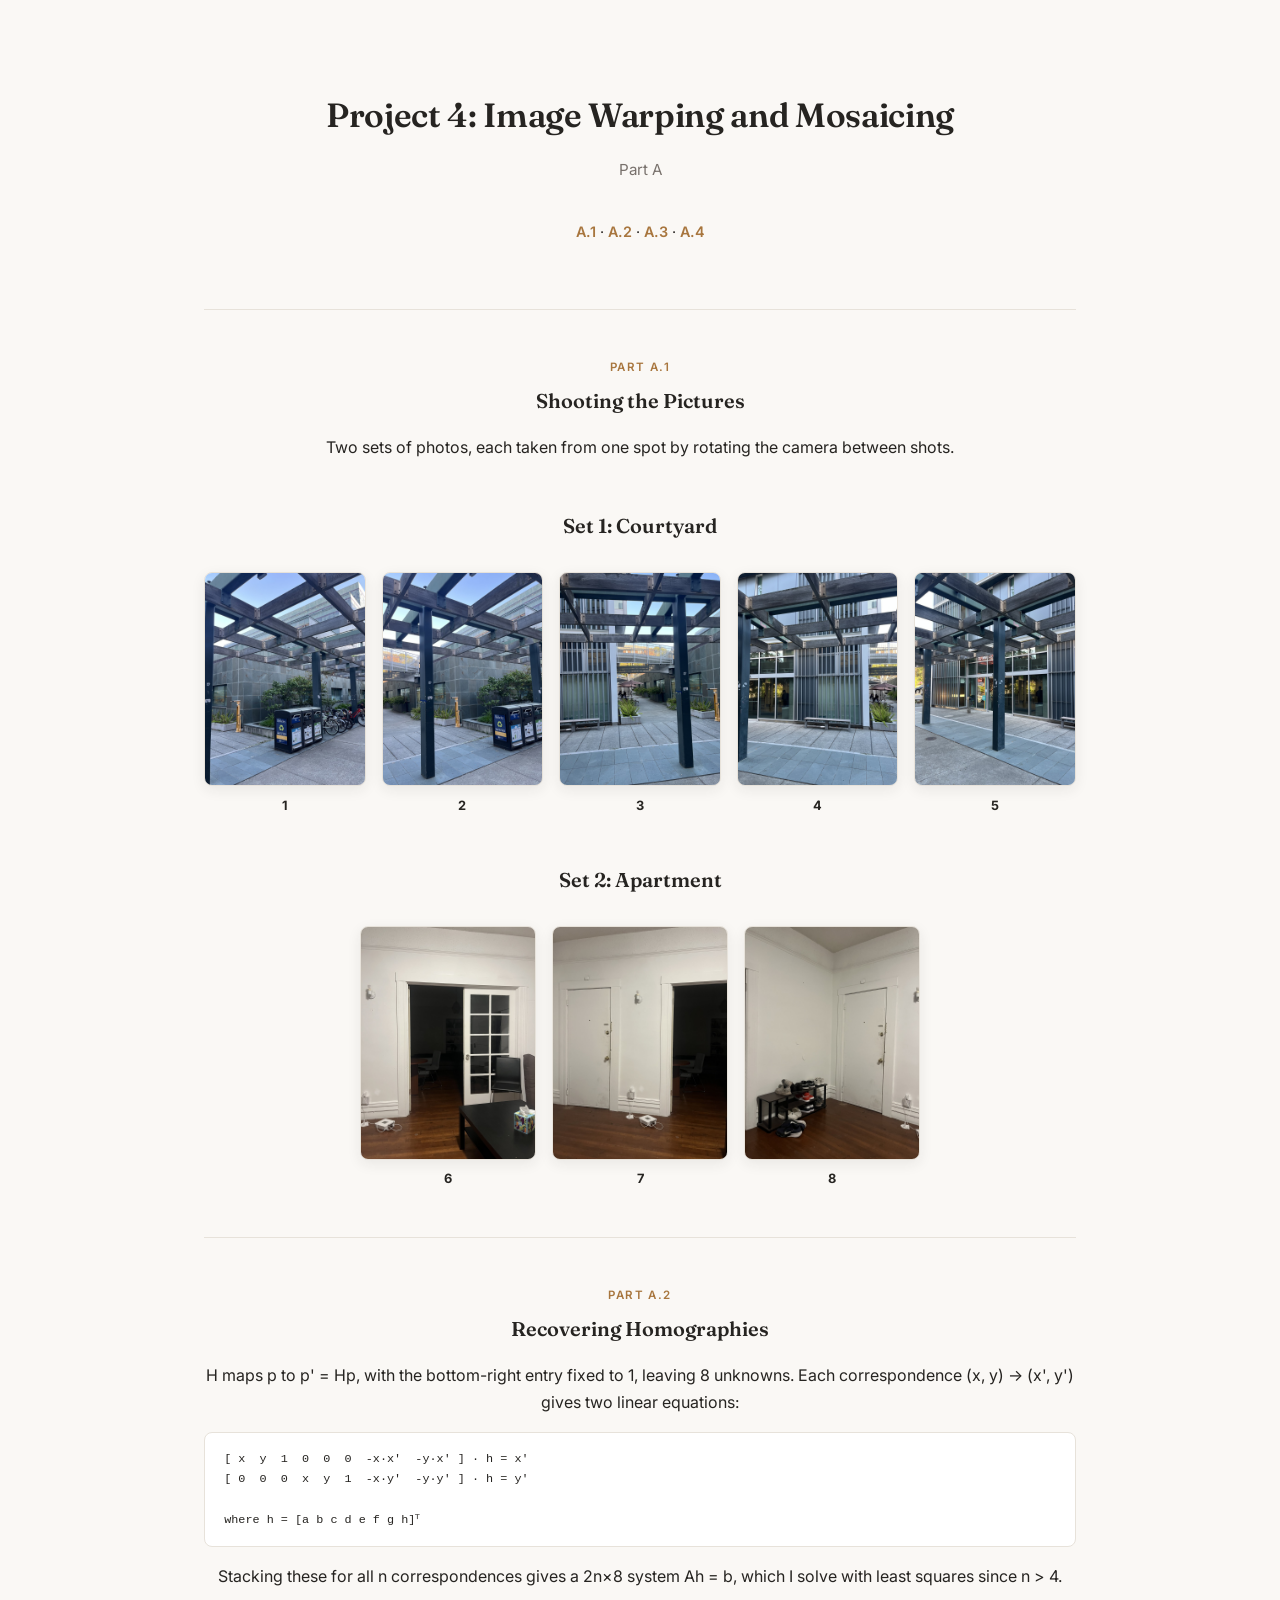
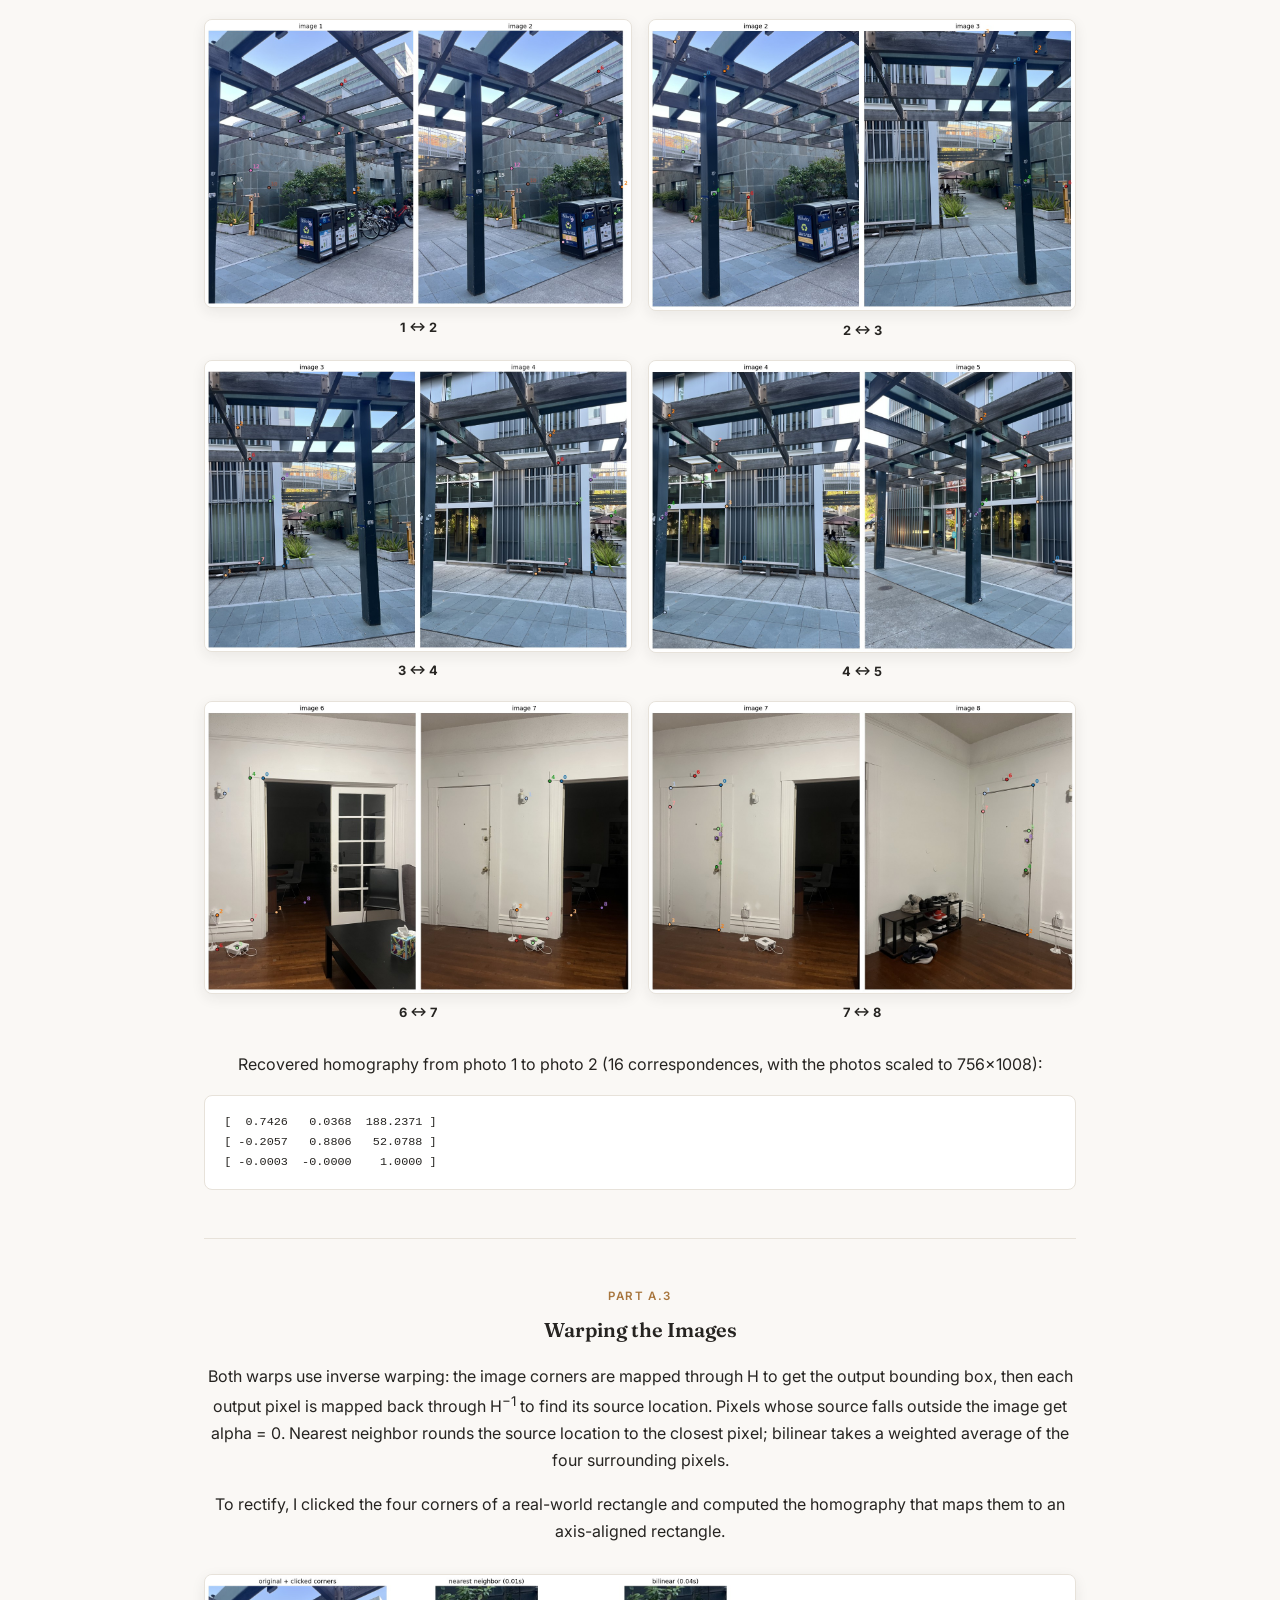
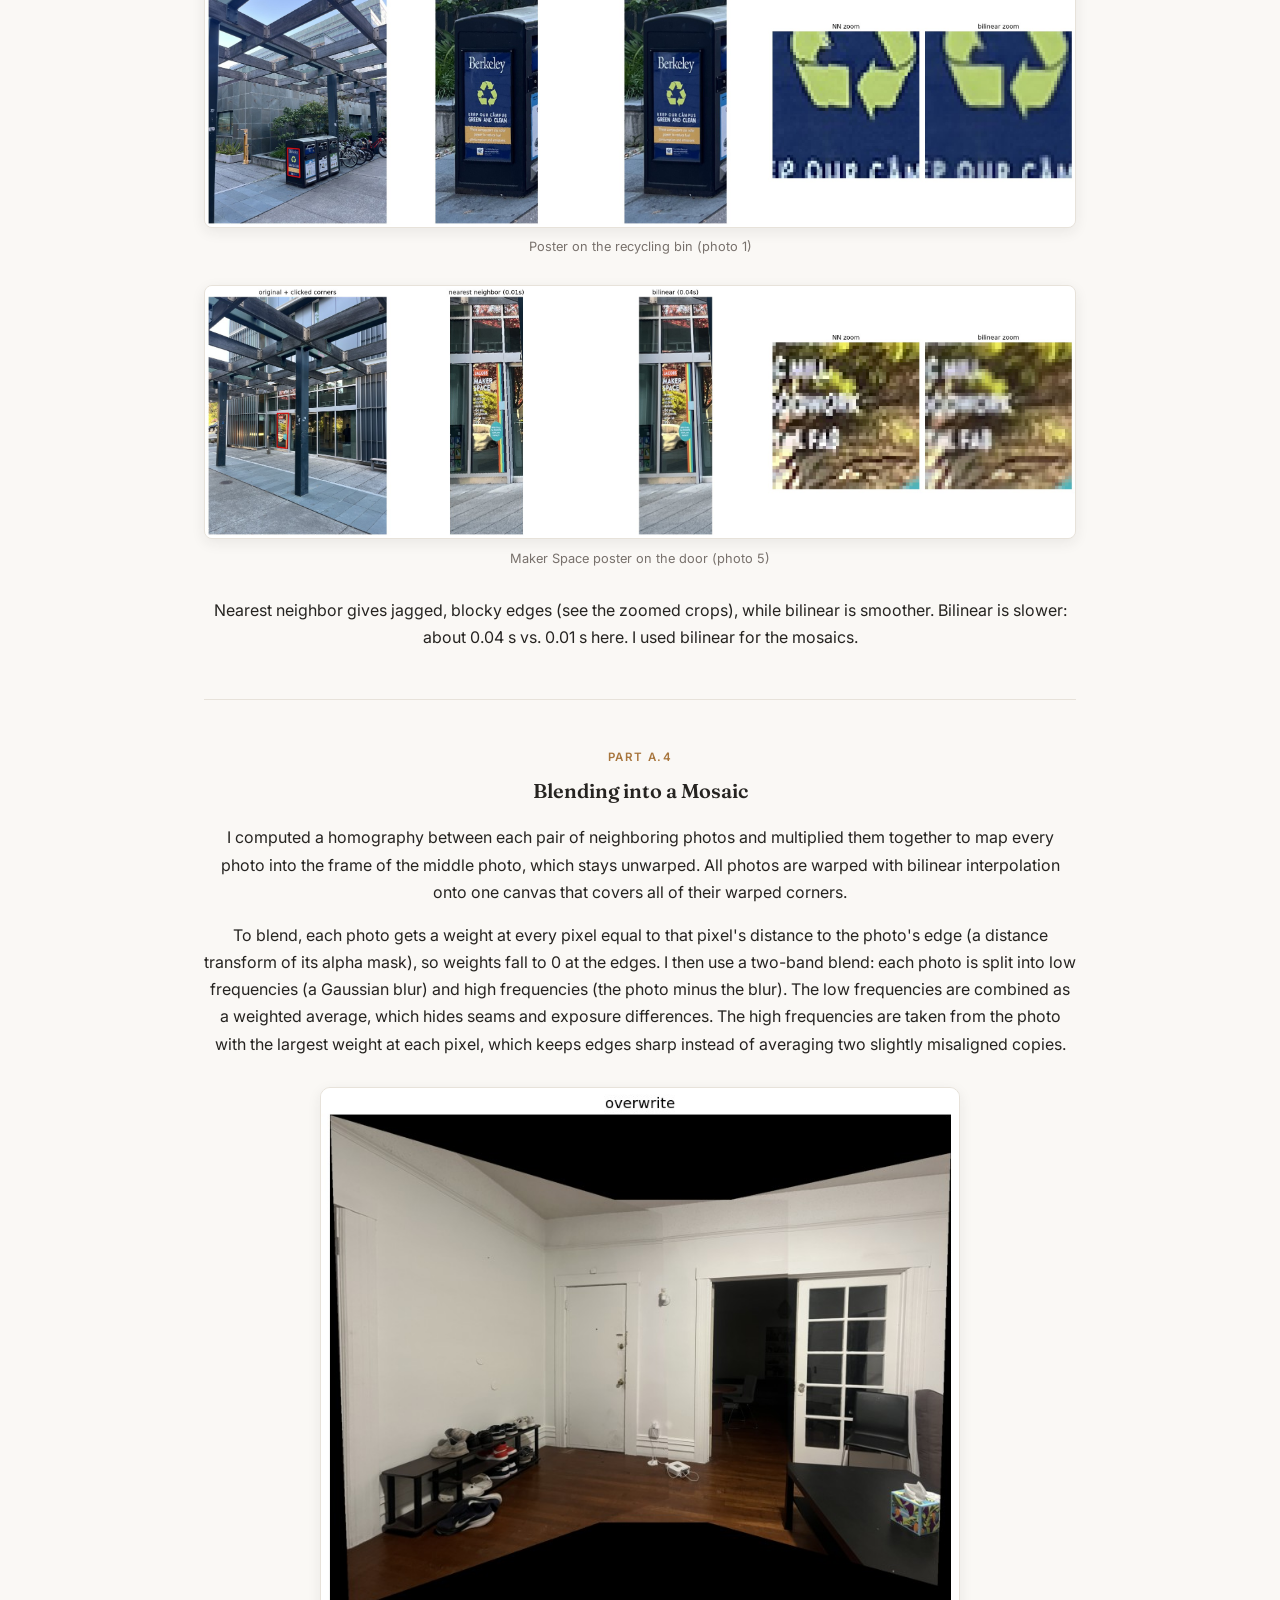
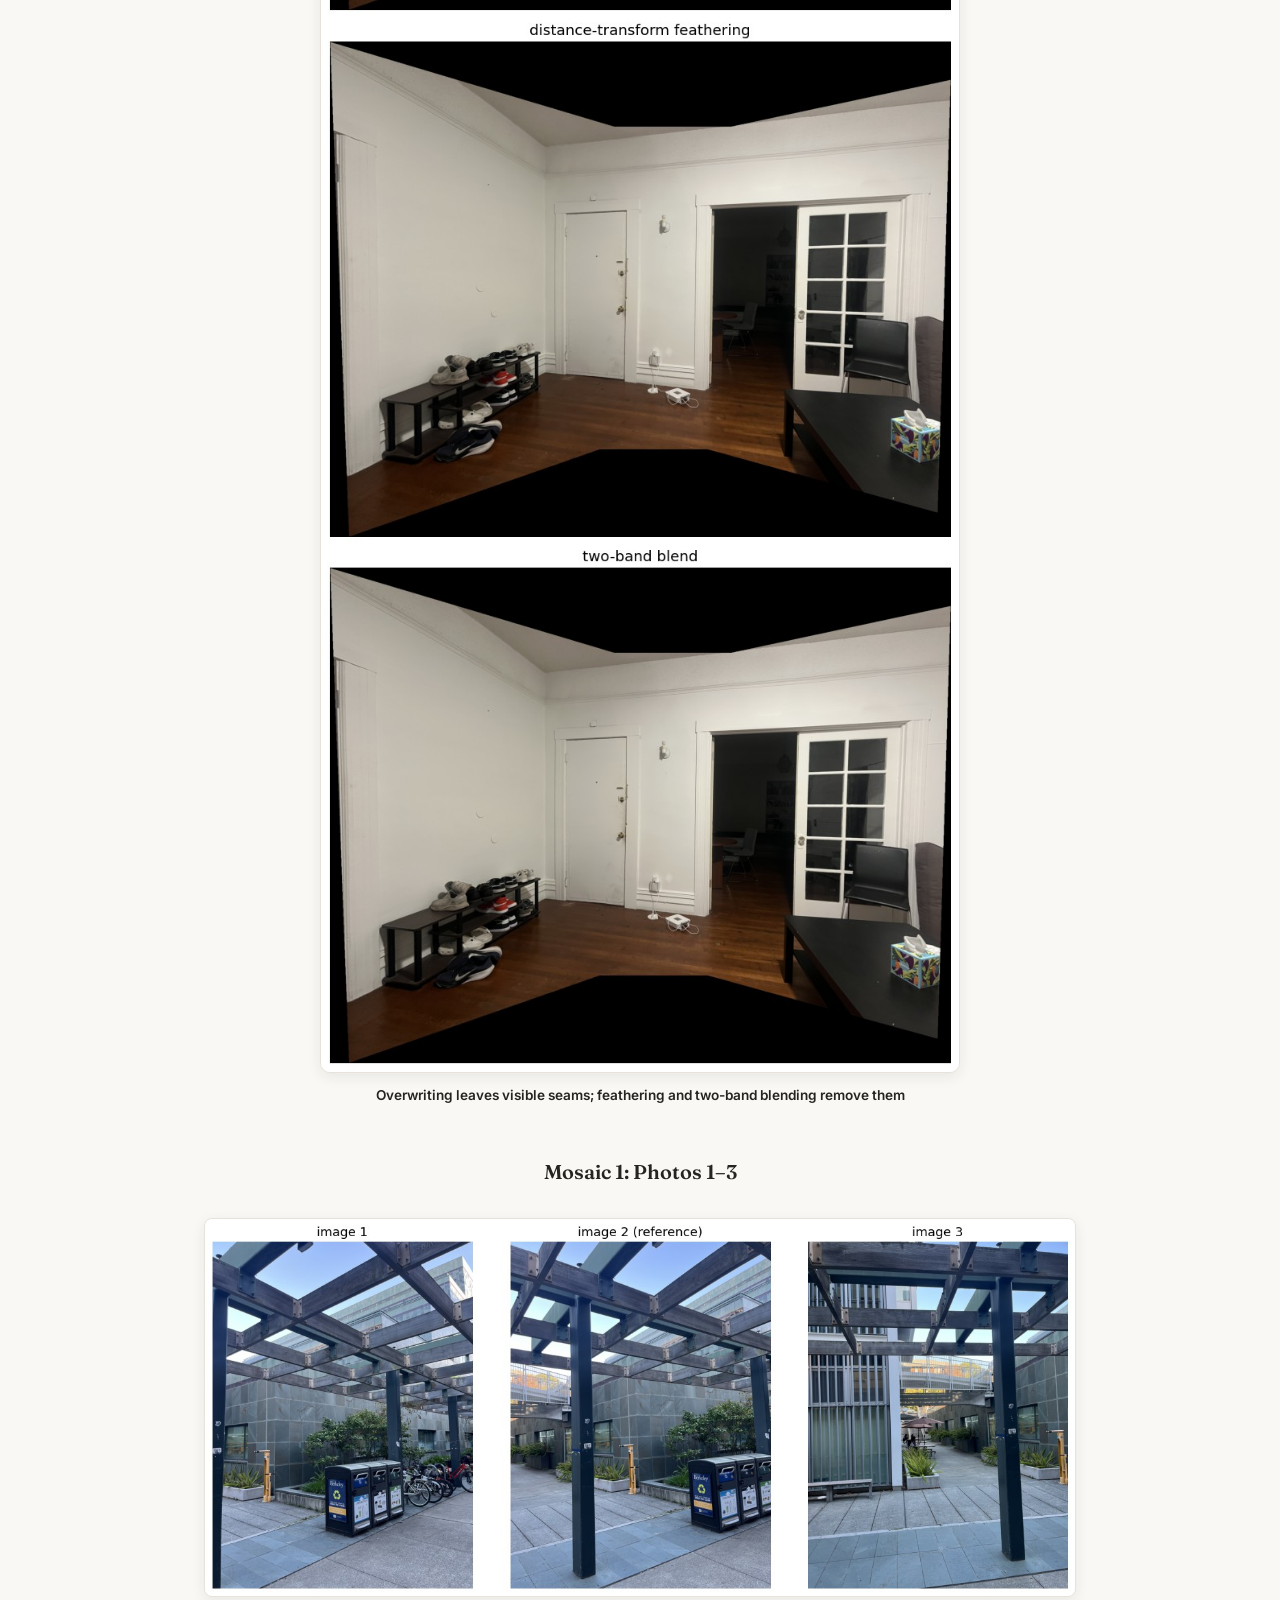
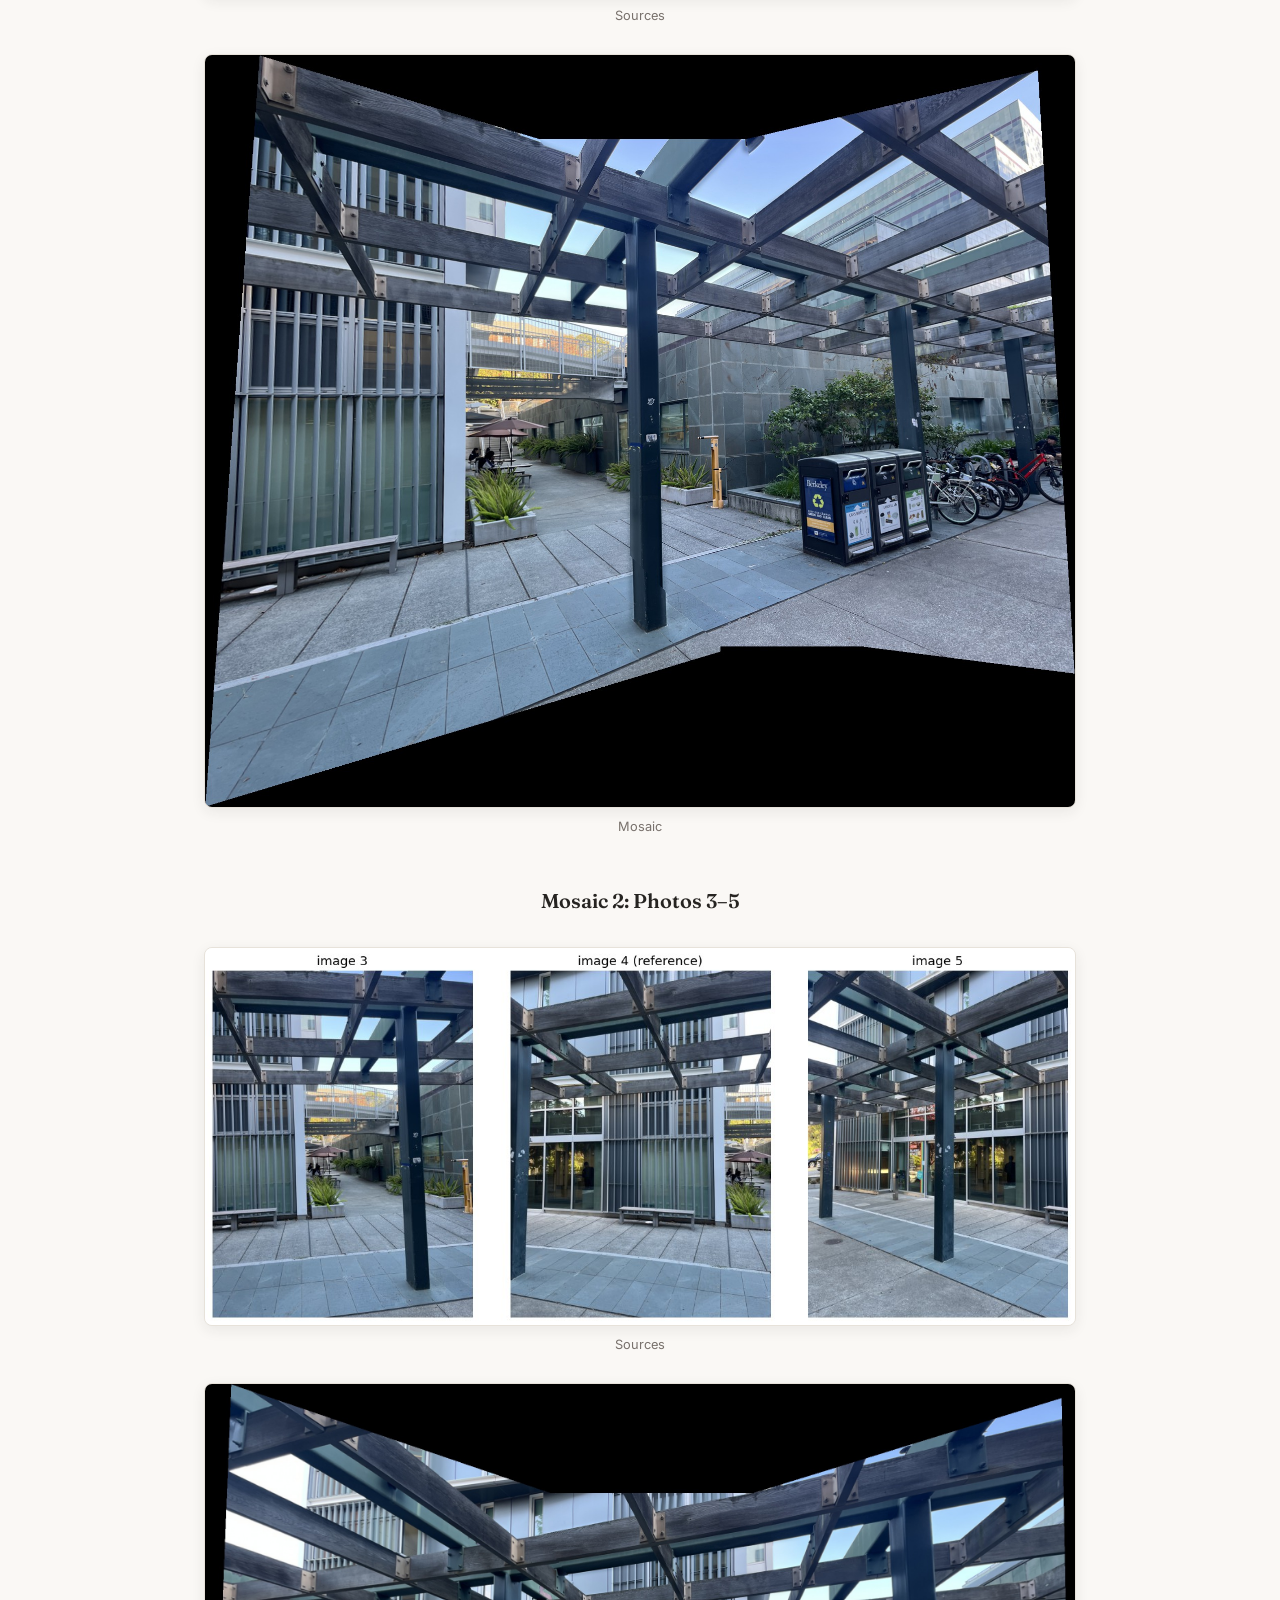
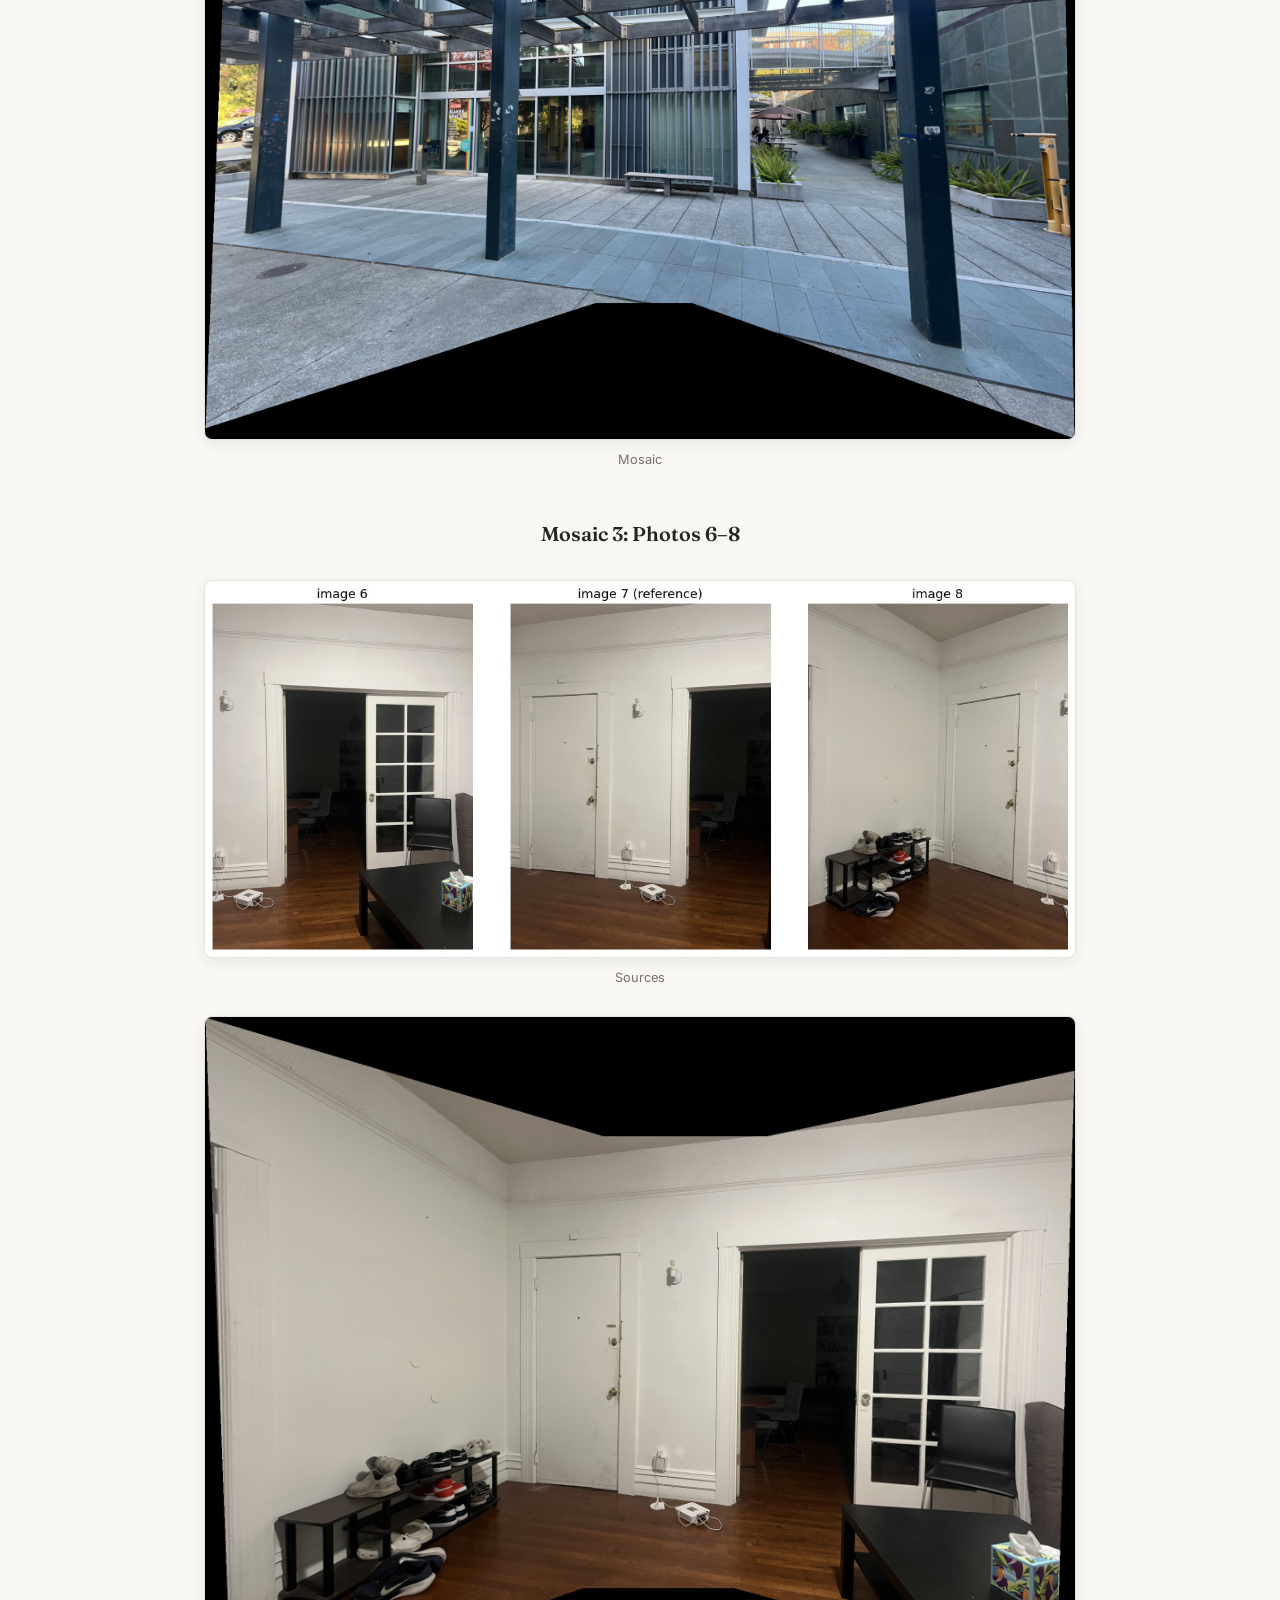
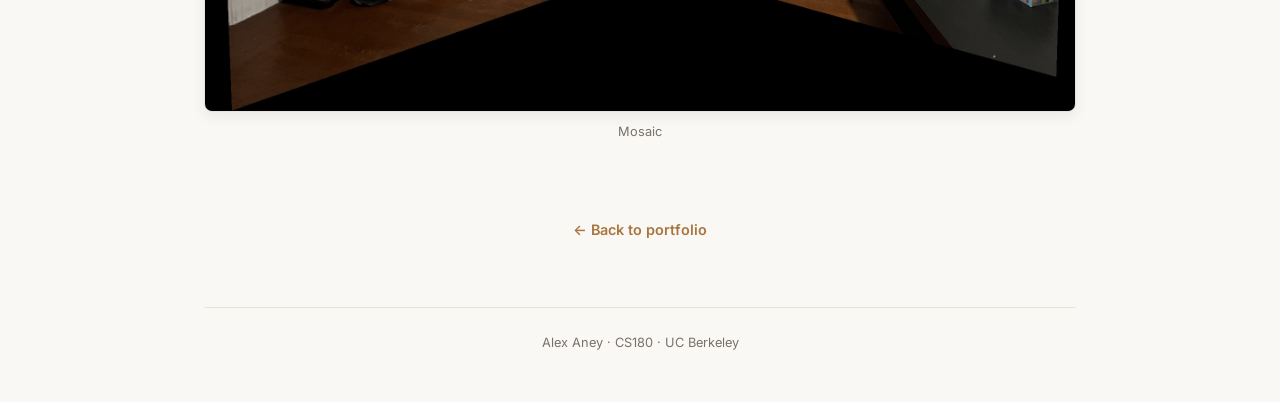
<file: 5/index.html>
<!DOCTYPE html>
<html>
<head>
    <title>Project 4</title>
    <link rel="preconnect" href="https://fonts.googleapis.com">
    <link rel="preconnect" href="https://fonts.gstatic.com" crossorigin>
    <link href="https://fonts.googleapis.com/css2?family=Fraunces:wght@600&family=Inter:wght@400;600&display=swap" rel="stylesheet">
    <link rel="stylesheet" href="../style.css">
</head>
<body class="wide">
    <h1>Project 4: Image Warping and Mosaicing</h1>
    <p class="tagline">Part A</p>

    <nav class="toc">
        <a href="#a1">A.1</a> &middot;
        <a href="#a2">A.2</a> &middot;
        <a href="#a3">A.3</a> &middot;
        <a href="#a4">A.4</a>
    </nav>

    <hr>

    <span class="eyebrow" id="a1">Part A.1</span>
    <h2>Shooting the Pictures</h2>
    <p>Two sets of photos, each taken from one spot by rotating the camera between shots.</p>

    <h2>Set 1: Courtyard</h2>
    <div class="image-row" style="grid-template-columns: repeat(5, 1fr);">
        <figure>
            <img src="../images/proj_4/source_1.jpg" alt="Photo 1">
            <figcaption><strong>1</strong></figcaption>
        </figure>
        <figure>
            <img src="../images/proj_4/source_2.jpg" alt="Photo 2">
            <figcaption><strong>2</strong></figcaption>
        </figure>
        <figure>
            <img src="../images/proj_4/source_3.jpg" alt="Photo 3">
            <figcaption><strong>3</strong></figcaption>
        </figure>
        <figure>
            <img src="../images/proj_4/source_4.jpg" alt="Photo 4">
            <figcaption><strong>4</strong></figcaption>
        </figure>
        <figure>
            <img src="../images/proj_4/source_5.jpg" alt="Photo 5">
            <figcaption><strong>5</strong></figcaption>
        </figure>
    </div>

    <h2>Set 2: Apartment</h2>
    <div class="image-row inputs" style="grid-template-columns: repeat(3, 1fr);">
        <figure>
            <img src="../images/proj_4/source_6.jpg" alt="Photo 6">
            <figcaption><strong>6</strong></figcaption>
        </figure>
        <figure>
            <img src="../images/proj_4/source_7.jpg" alt="Photo 7">
            <figcaption><strong>7</strong></figcaption>
        </figure>
        <figure>
            <img src="../images/proj_4/source_8.jpg" alt="Photo 8">
            <figcaption><strong>8</strong></figcaption>
        </figure>
    </div>

    <hr>

    <span class="eyebrow" id="a2">Part A.2</span>
    <h2>Recovering Homographies</h2>
    <p>H maps p to p' = Hp, with the bottom-right entry fixed to 1, leaving 8 unknowns. Each correspondence
        (x, y) &rarr; (x', y') gives two linear equations:</p>
<pre><code>[ x  y  1  0  0  0  -x&middot;x'  -y&middot;x' ] &middot; h = x'
[ 0  0  0  x  y  1  -x&middot;y'  -y&middot;y' ] &middot; h = y'

where h = [a b c d e f g h]&#7488;</code></pre>
    <p>Stacking these for all n correspondences gives a 2n&times;8 system Ah = b, which I solve with least
        squares since n &gt; 4.</p>
    <div class="image-row" style="grid-template-columns: repeat(2, 1fr);">
        <figure>
            <img src="../images/proj_4/corr_1_2.jpg" alt="Correspondences between photos 1 and 2">
            <figcaption><strong>1 &harr; 2</strong></figcaption>
        </figure>
        <figure>
            <img src="../images/proj_4/corr_2_3.jpg" alt="Correspondences between photos 2 and 3">
            <figcaption><strong>2 &harr; 3</strong></figcaption>
        </figure>
        <figure>
            <img src="../images/proj_4/corr_3_4.jpg" alt="Correspondences between photos 3 and 4">
            <figcaption><strong>3 &harr; 4</strong></figcaption>
        </figure>
        <figure>
            <img src="../images/proj_4/corr_4_5.jpg" alt="Correspondences between photos 4 and 5">
            <figcaption><strong>4 &harr; 5</strong></figcaption>
        </figure>
        <figure>
            <img src="../images/proj_4/corr_6_7.jpg" alt="Correspondences between photos 6 and 7">
            <figcaption><strong>6 &harr; 7</strong></figcaption>
        </figure>
        <figure>
            <img src="../images/proj_4/corr_7_8.jpg" alt="Correspondences between photos 7 and 8">
            <figcaption><strong>7 &harr; 8</strong></figcaption>
        </figure>
    </div>
    <p>Recovered homography from photo 1 to photo 2 (16 correspondences, with the photos scaled to
        756&times;1008):</p>
<pre><code>[  0.7426   0.0368  188.2371 ]
[ -0.2057   0.8806   52.0788 ]
[ -0.0003  -0.0000    1.0000 ]</code></pre>

    <hr>

    <span class="eyebrow" id="a3">Part A.3</span>
    <h2>Warping the Images</h2>
    <p>Both warps use inverse warping: the image corners are mapped through H to get the output bounding
        box, then each output pixel is mapped back through H<sup>&minus;1</sup> to find its source location.
        Pixels whose source falls outside the image get alpha = 0. Nearest neighbor rounds the source
        location to the closest pixel; bilinear takes a weighted average of the four surrounding pixels.</p>
    <p>To rectify, I clicked the four corners of a real-world rectangle and computed the homography that
        maps them to an axis-aligned rectangle.</p>
    <figure class="figure-wide">
        <img src="../images/proj_4/rect_berkeley_sign.jpg" alt="Rectified poster on the recycling bin, nearest neighbor vs bilinear">
        <figcaption>Poster on the recycling bin (photo 1)</figcaption>
    </figure>
    <figure class="figure-wide">
        <img src="../images/proj_4/rect_makerspace_window.jpg" alt="Rectified Maker Space poster on the door, nearest neighbor vs bilinear">
        <figcaption>Maker Space poster on the door (photo 5)</figcaption>
    </figure>
    <p>Nearest neighbor gives jagged, blocky edges (see the zoomed crops), while bilinear is smoother.
        Bilinear is slower: about 0.04 s vs. 0.01 s here. I used bilinear for the mosaics.</p>

    <hr>

    <span class="eyebrow" id="a4">Part A.4</span>
    <h2>Blending into a Mosaic</h2>
    <p>I computed a homography between each pair of neighboring photos and multiplied them together to map
        every photo into the frame of the middle photo, which stays unwarped. All photos are warped with
        bilinear interpolation onto one canvas that covers all of their warped corners.</p>
    <p>To blend, each photo gets a weight at every pixel equal to that pixel's distance to the photo's edge
        (a distance transform of its alpha mask), so weights fall to 0 at the edges. I then use a two-band
        blend: each photo is split into low frequencies (a Gaussian blur) and high frequencies (the photo
        minus the blur). The low frequencies are combined as a weighted average, which hides seams and
        exposure differences. The high frequencies are taken from the photo with the largest weight at each
        pixel, which keeps edges sharp instead of averaging two slightly misaligned copies.</p>
    <div class="pair">
        <figure style="width: 640px;">
            <img src="../images/proj_4/mosaic_apartment_compare.jpg" alt="Overwrite, feathering, and two-band blending">
            <figcaption>Overwriting leaves visible seams; feathering and two-band blending remove them</figcaption>
        </figure>
    </div>

    <h2>Mosaic 1: Photos 1&ndash;3</h2>
    <figure class="figure-wide">
        <img src="../images/proj_4/mosaic_bins_sources.jpg" alt="Source photos 1, 2, and 3">
        <figcaption>Sources</figcaption>
    </figure>
    <figure class="figure-wide">
        <img src="../images/proj_4/mosaic_bins.jpg" alt="Mosaic of photos 1 to 3">
        <figcaption>Mosaic</figcaption>
    </figure>

    <h2>Mosaic 2: Photos 3&ndash;5</h2>
    <figure class="figure-wide">
        <img src="../images/proj_4/mosaic_entrance_sources.jpg" alt="Source photos 3, 4, and 5">
        <figcaption>Sources</figcaption>
    </figure>
    <figure class="figure-wide">
        <img src="../images/proj_4/mosaic_entrance.jpg" alt="Mosaic of photos 3 to 5">
        <figcaption>Mosaic</figcaption>
    </figure>

    <h2>Mosaic 3: Photos 6&ndash;8</h2>
    <figure class="figure-wide">
        <img src="../images/proj_4/mosaic_apartment_sources.jpg" alt="Source photos 6, 7, and 8">
        <figcaption>Sources</figcaption>
    </figure>
    <figure class="figure-wide">
        <img src="../images/proj_4/mosaic_apartment.jpg" alt="Mosaic of photos 6 to 8">
        <figcaption>Mosaic</figcaption>
    </figure>

    <a class="back-link" href="../index.html">&larr; Back to portfolio</a>

    <footer>Alex Aney &middot; CS180 &middot; UC Berkeley</footer>
</body>
</html>
</file>
<file: style.css>
:root {
    --ink: #262421;
    --muted: #78716c;
    --paper: #faf8f5;
    --accent: #a8763e;
    --border: #e7e2da;
}

* {
    box-sizing: border-box;
}

body {
    font-family: "Inter", Arial, sans-serif;
    max-width: 640px;
    margin: 0 auto;
    padding: 4rem 1.5rem 3rem;
    text-align: center;
    line-height: 1.7;
    color: var(--ink);
    background: var(--paper);
}

body.wide {
    max-width: 920px;
}

body.wide p {
    text-align: center;
}

h1 {
    font-family: "Fraunces", Georgia, serif;
    font-size: 2.1rem;
    font-weight: 600;
    margin-bottom: 0.4em;
    letter-spacing: -0.01em;
}

h2 {
    font-family: "Fraunces", Georgia, serif;
    font-size: 1.25rem;
    font-weight: 600;
    margin-top: 3rem;
    margin-bottom: 0.6em;
    color: var(--ink);
}

.eyebrow {
    display: block;
    font-size: 0.72rem;
    font-weight: 600;
    letter-spacing: 0.12em;
    text-transform: uppercase;
    color: var(--accent);
    margin-top: 3rem;
    margin-bottom: 0.4rem;
}

.eyebrow + h2 {
    margin-top: 0;
}

.tagline {
    color: var(--muted);
    font-size: 0.95rem;
    margin-top: 0;
    margin-bottom: 2.2rem;
}

p {
    text-align: left;
    color: var(--ink);
}

a {
    color: var(--accent);
    font-weight: 600;
    text-decoration: none;
    border-bottom: 1px solid transparent;
    transition: border-color 0.15s ease;
}

a:hover {
    border-bottom-color: var(--accent);
}

.button-link {
    display: inline-block;
    margin-top: 1.5rem;
    padding: 0.6rem 1.4rem;
    border: 1px solid var(--border);
    border-radius: 999px;
    background: white;
    box-shadow: 0 1px 3px rgba(0, 0, 0, 0.05);
    transition: transform 0.15s ease, box-shadow 0.15s ease;
}

.button-link:hover {
    transform: translateY(-1px);
    box-shadow: 0 4px 10px rgba(0, 0, 0, 0.08);
    border-bottom: 1px solid var(--border);
}

.back-link {
    display: inline-block;
    margin-top: 3rem;
    font-size: 0.9rem;
}

hr {
    border: none;
    border-top: 1px solid var(--border);
    margin: 3rem 0;
}

.gallery {
    display: flex;
    flex-wrap: wrap;
    justify-content: center;
    gap: 14px;
    margin: 1.2rem 0;
}

.gallery img {
    width: 220px;
    border-radius: 10px;
    border: 1px solid var(--border);
    box-shadow: 0 4px 14px rgba(38, 36, 33, 0.08);
    transition: transform 0.2s ease, box-shadow 0.2s ease;
}

.gallery img:hover {
    transform: translateY(-3px);
    box-shadow: 0 8px 20px rgba(38, 36, 33, 0.12);
}

code {
    background: white;
    border: 1px solid var(--border);
    border-radius: 4px;
    padding: 0.1em 0.4em;
    font-size: 0.9em;
}

.grid-gallery {
    display: grid;
    grid-template-columns: repeat(auto-fill, minmax(160px, 1fr));
    gap: 20px 16px;
    margin: 1.8rem 0;
}

.grid-gallery figure {
    margin: 0;
}

.grid-gallery img {
    width: 100%;
    height: 160px;
    object-fit: cover;
    display: block;
    border-radius: 8px;
    border: 1px solid var(--border);
    box-shadow: 0 4px 14px rgba(38, 36, 33, 0.08);
    transition: transform 0.2s ease, box-shadow 0.2s ease;
}

.grid-gallery img:hover {
    transform: translateY(-3px);
    box-shadow: 0 8px 20px rgba(38, 36, 33, 0.12);
}

.grid-gallery figcaption {
    font-size: 0.72rem;
    color: var(--muted);
    margin-top: 0.6rem;
    line-height: 1.5;
    text-align: center;
}

.pair {
    display: flex;
    flex-wrap: wrap;
    justify-content: center;
    align-items: flex-start;
    gap: 24px;
    margin: 1.8rem 0;
}

.pair figure {
    margin: 0;
    width: 320px;
    max-width: 100%;
}

.pair img {
    width: 100%;
    display: block;
    border-radius: 10px;
    border: 1px solid var(--border);
    box-shadow: 0 4px 14px rgba(38, 36, 33, 0.08);
}

.pair figcaption {
    font-size: 0.85rem;
    font-weight: 600;
    color: var(--ink);
    margin-top: 0.7rem;
    text-align: center;
}

/* Uncropped row of images (e.g. original + filter outputs side by side) */
.image-row {
    display: grid;
    grid-template-columns: repeat(auto-fit, minmax(180px, 1fr));
    gap: 20px 16px;
    align-items: start;
    margin: 1.8rem 0;
}

/* Narrower row for a pair of input photos so tall images don't get huge */
.image-row.inputs {
    max-width: 560px;
    margin-left: auto;
    margin-right: auto;
}

.image-row figure {
    margin: 0;
}

.image-row img {
    width: 100%;
    display: block;
    border-radius: 8px;
    border: 1px solid var(--border);
    box-shadow: 0 4px 14px rgba(38, 36, 33, 0.08);
    background: white;
}

.image-row figcaption {
    font-size: 0.8rem;
    color: var(--muted);
    margin-top: 0.6rem;
    line-height: 1.5;
    text-align: center;
}

.image-row figcaption strong {
    color: var(--ink);
}

/* Single full-width figure (for multi-panel matplotlib outputs) */
.figure-wide {
    margin: 1.8rem 0;
}

.figure-wide img {
    width: 100%;
    display: block;
    border-radius: 8px;
    border: 1px solid var(--border);
    box-shadow: 0 4px 14px rgba(38, 36, 33, 0.08);
    background: white;
}

.figure-wide figcaption {
    font-size: 0.8rem;
    color: var(--muted);
    margin-top: 0.6rem;
    line-height: 1.5;
    text-align: center;
}

pre {
    text-align: left;
    background: white;
    border: 1px solid var(--border);
    border-radius: 8px;
    padding: 1rem 1.2rem;
    overflow-x: auto;
    font-size: 0.82rem;
    line-height: 1.55;
}

pre code {
    border: none;
    padding: 0;
    background: none;
}

.toc {
    text-align: left;
    display: inline-block;
    font-size: 0.9rem;
    margin: 0 auto 1rem;
}

.todo {
    border: 1px dashed var(--accent);
    border-radius: 8px;
    padding: 0.8rem 1rem;
    color: var(--muted);
    font-size: 0.85rem;
    text-align: left;
    margin: 1.2rem 0;
}

footer {
    margin-top: 4rem;
    padding-top: 1.5rem;
    border-top: 1px solid var(--border);
    color: var(--muted);
    font-size: 0.8rem;
}
</file>
